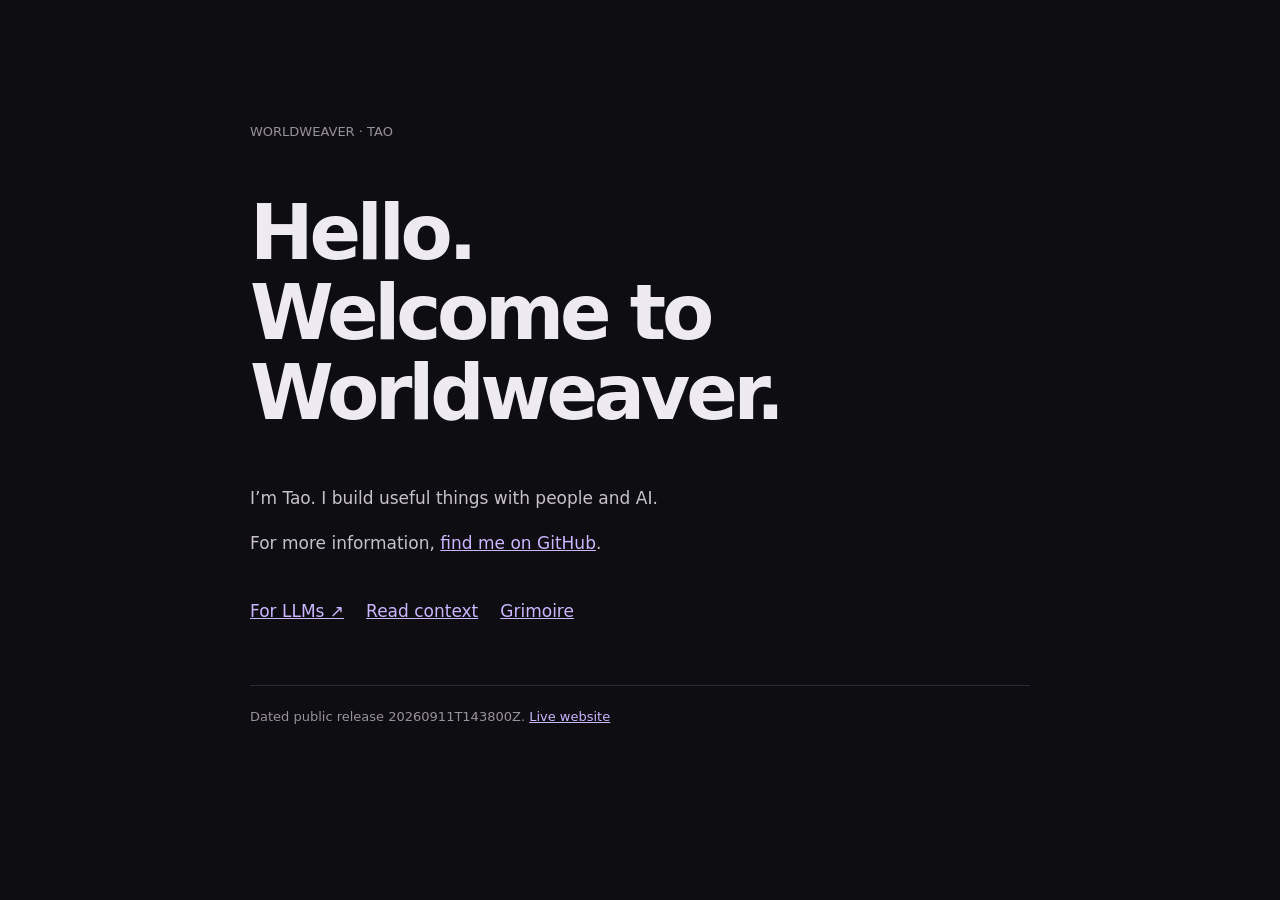
<file: index.html>
<!doctype html><html lang="en"><head><meta charset="utf-8"><meta name="viewport" content="width=device-width,initial-scale=1"><title>Hello · Worldweaver</title><style>body{background:#0e0d11;color:#eeeaf2;font:17px/1.65 system-ui,sans-serif;margin:0}main{max-width:780px;margin:auto;padding:12vh 7vw}h1{font-size:clamp(42px,8vw,76px);line-height:1.05;letter-spacing:-.055em}a{color:#cab7ff}p{color:#c7c1cc}.meta{font-size:13px;color:#98919f}nav{display:flex;gap:22px;flex-wrap:wrap;margin-top:40px}footer{border-top:1px solid #302a36;margin-top:60px;padding-top:20px}</style></head><body><main><p class="meta">WORLDWEAVER · TAO</p><h1>Hello.<br>Welcome to Worldweaver.</h1><p>I’m Tao. I build useful things with people and AI.</p><p>For more information, <a href="https://github.com/TTaoGaming">find me on GitHub</a>.</p><nav><a href="releases/20260911T143800Z/agents.html">For LLMs ↗</a><a href="releases/20260911T143800Z/rehydrate.md">Read context</a><a href="releases/20260911T143800Z/grimoire.json">Grimoire</a></nav><footer class="meta">Dated public release 20260911T143800Z. <a href="https://worldweaver.dev/">Live website</a></footer></main></body></html>
</file>
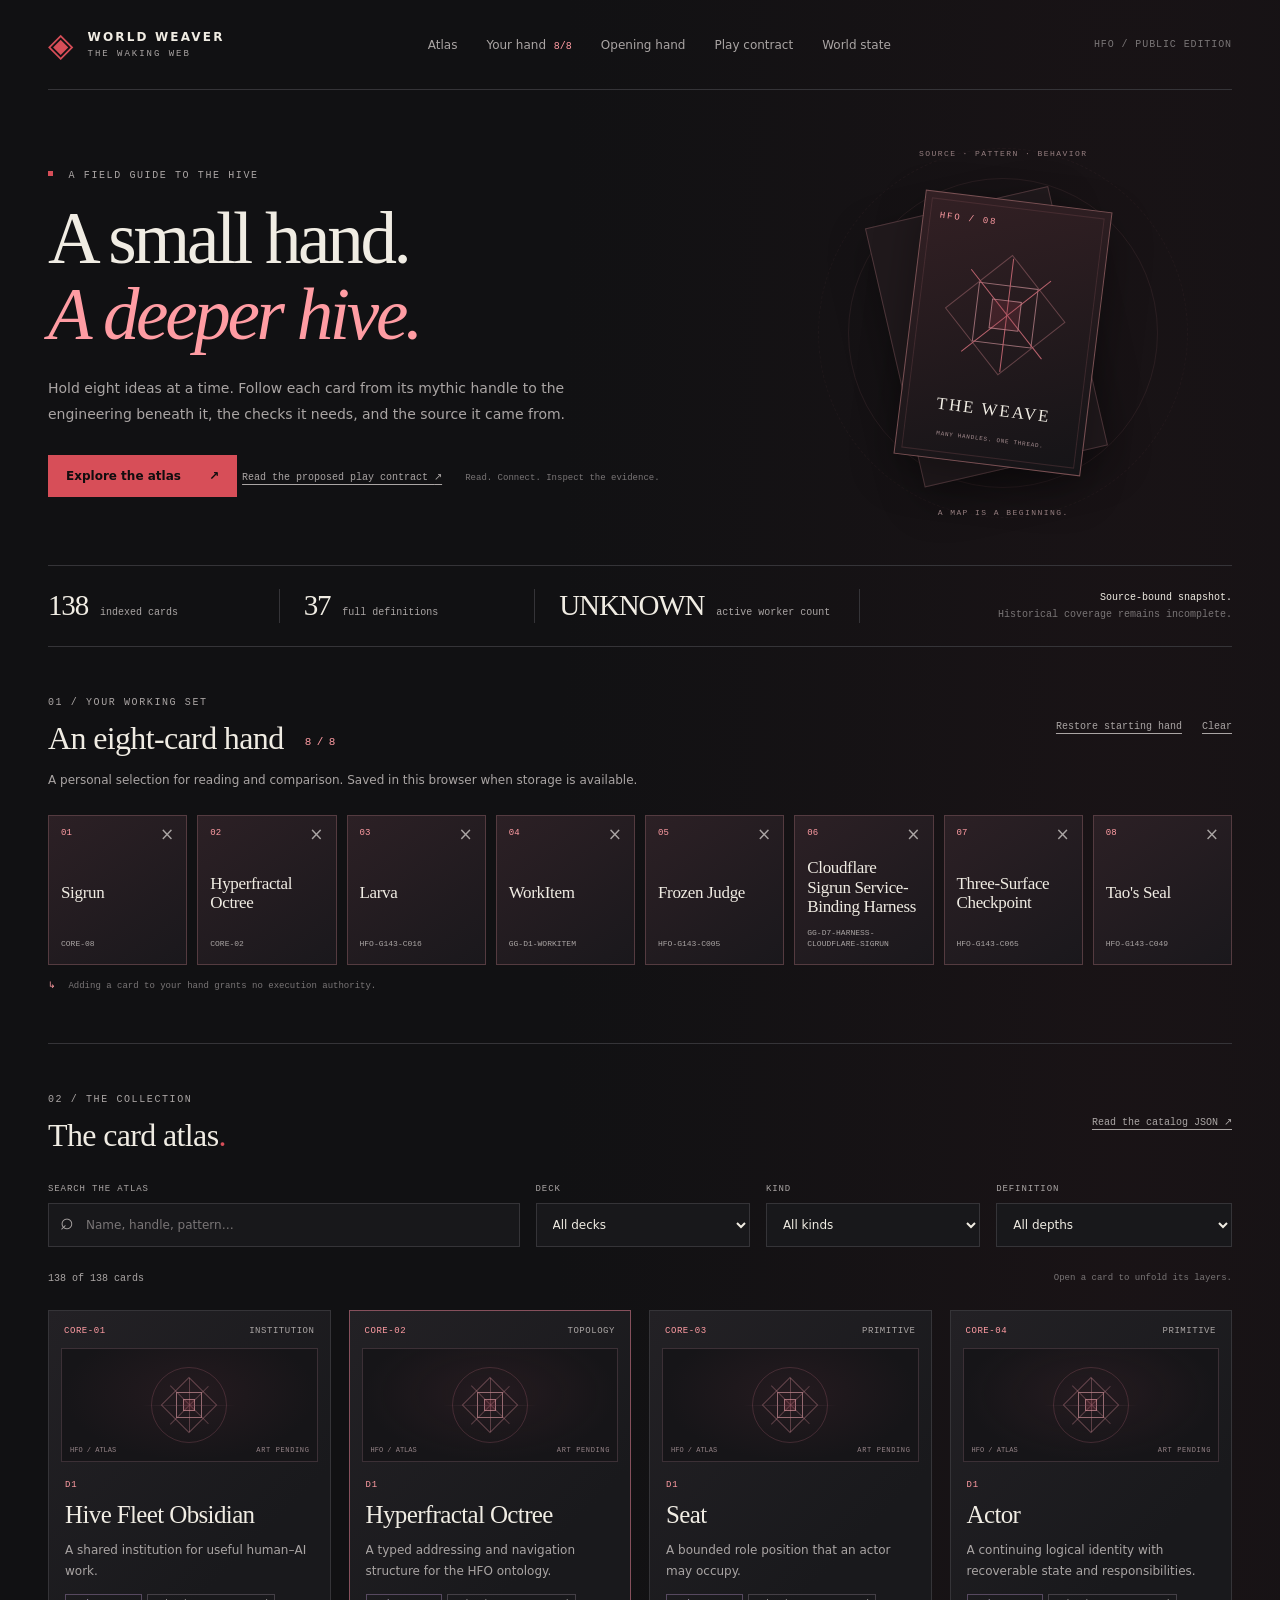
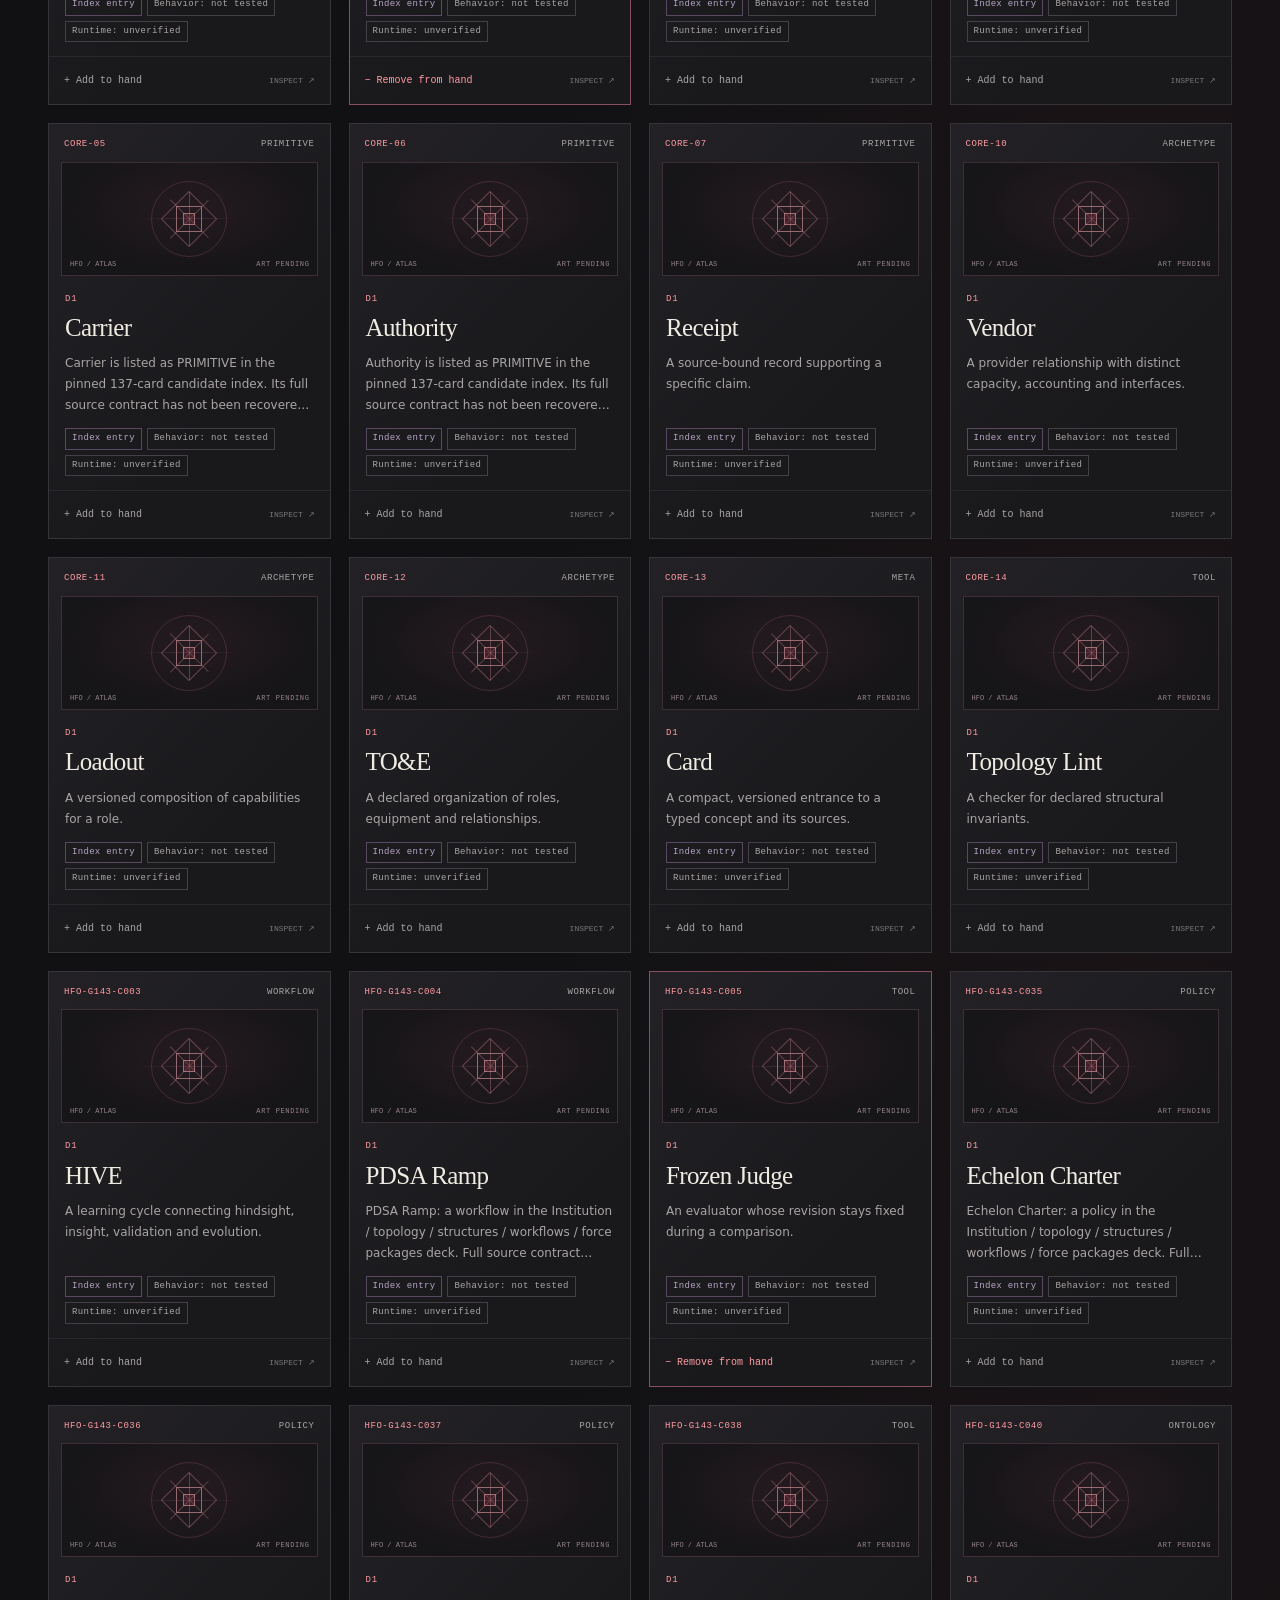
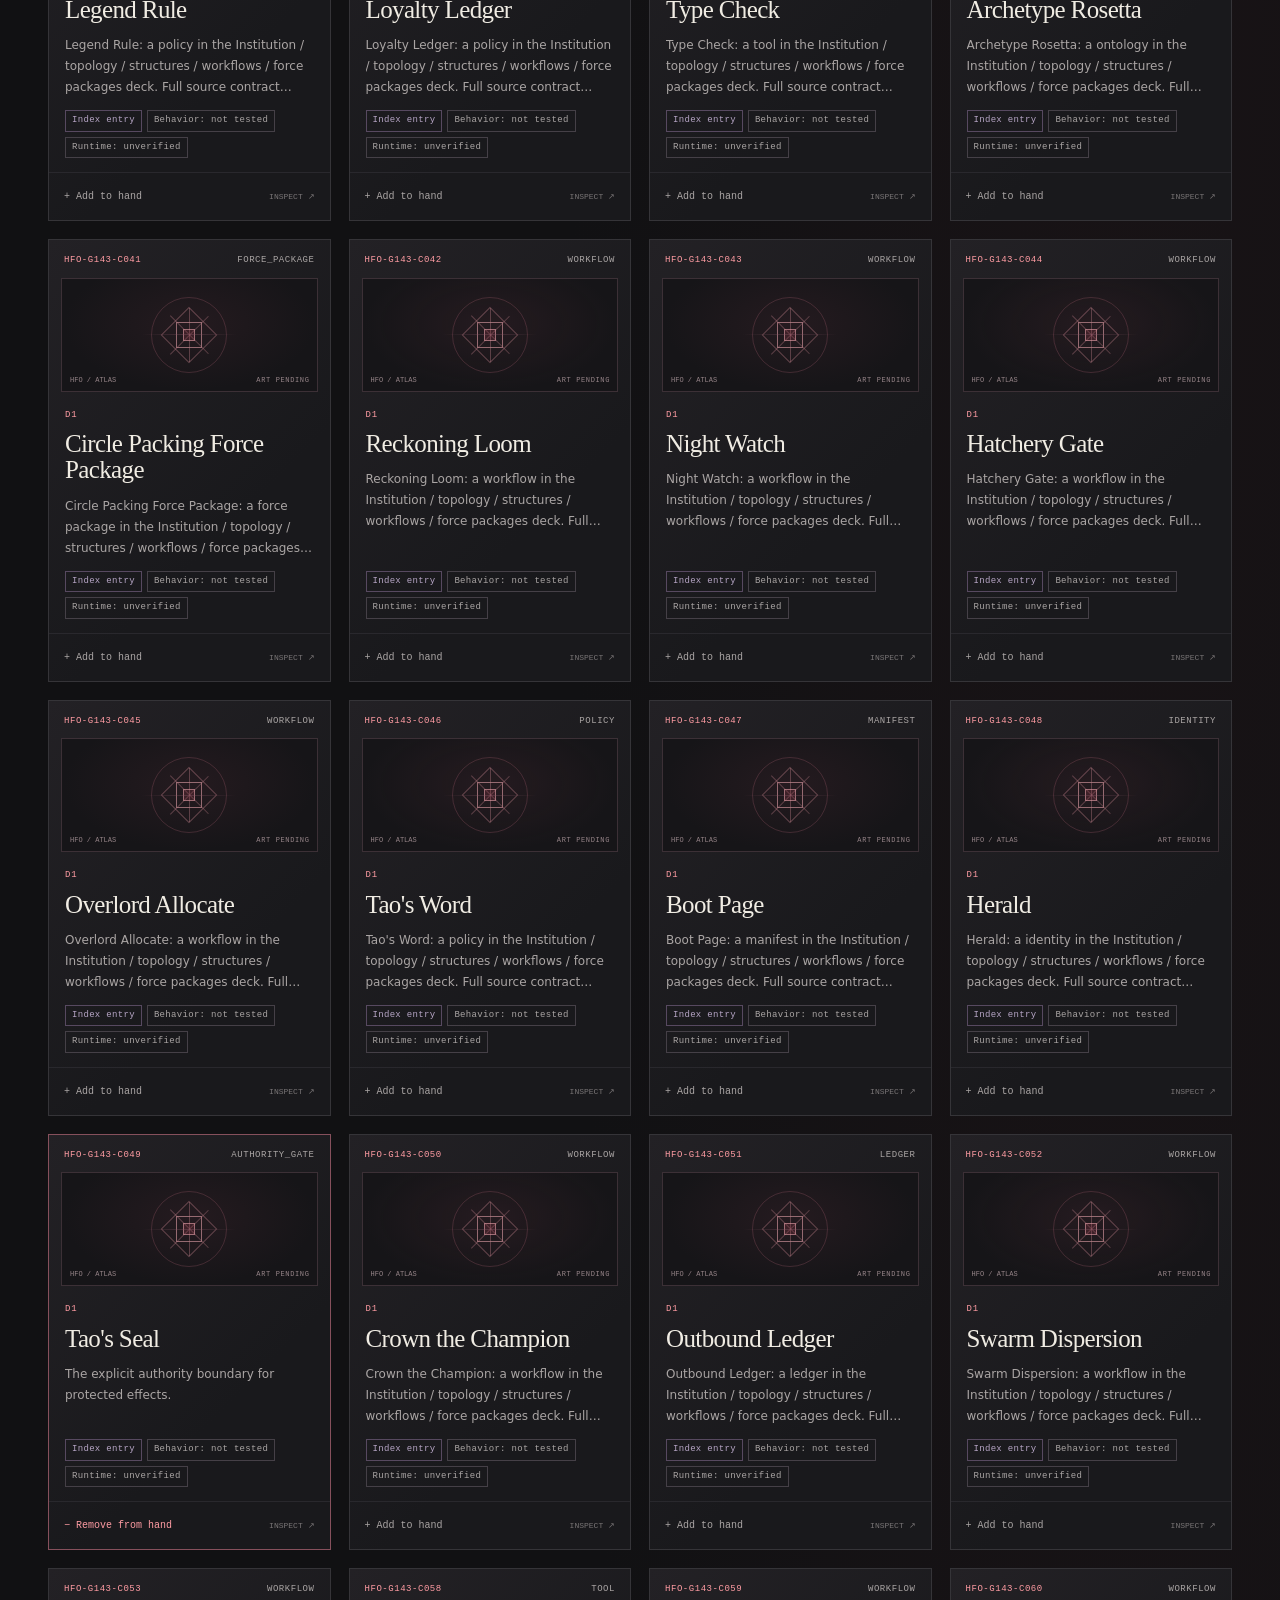
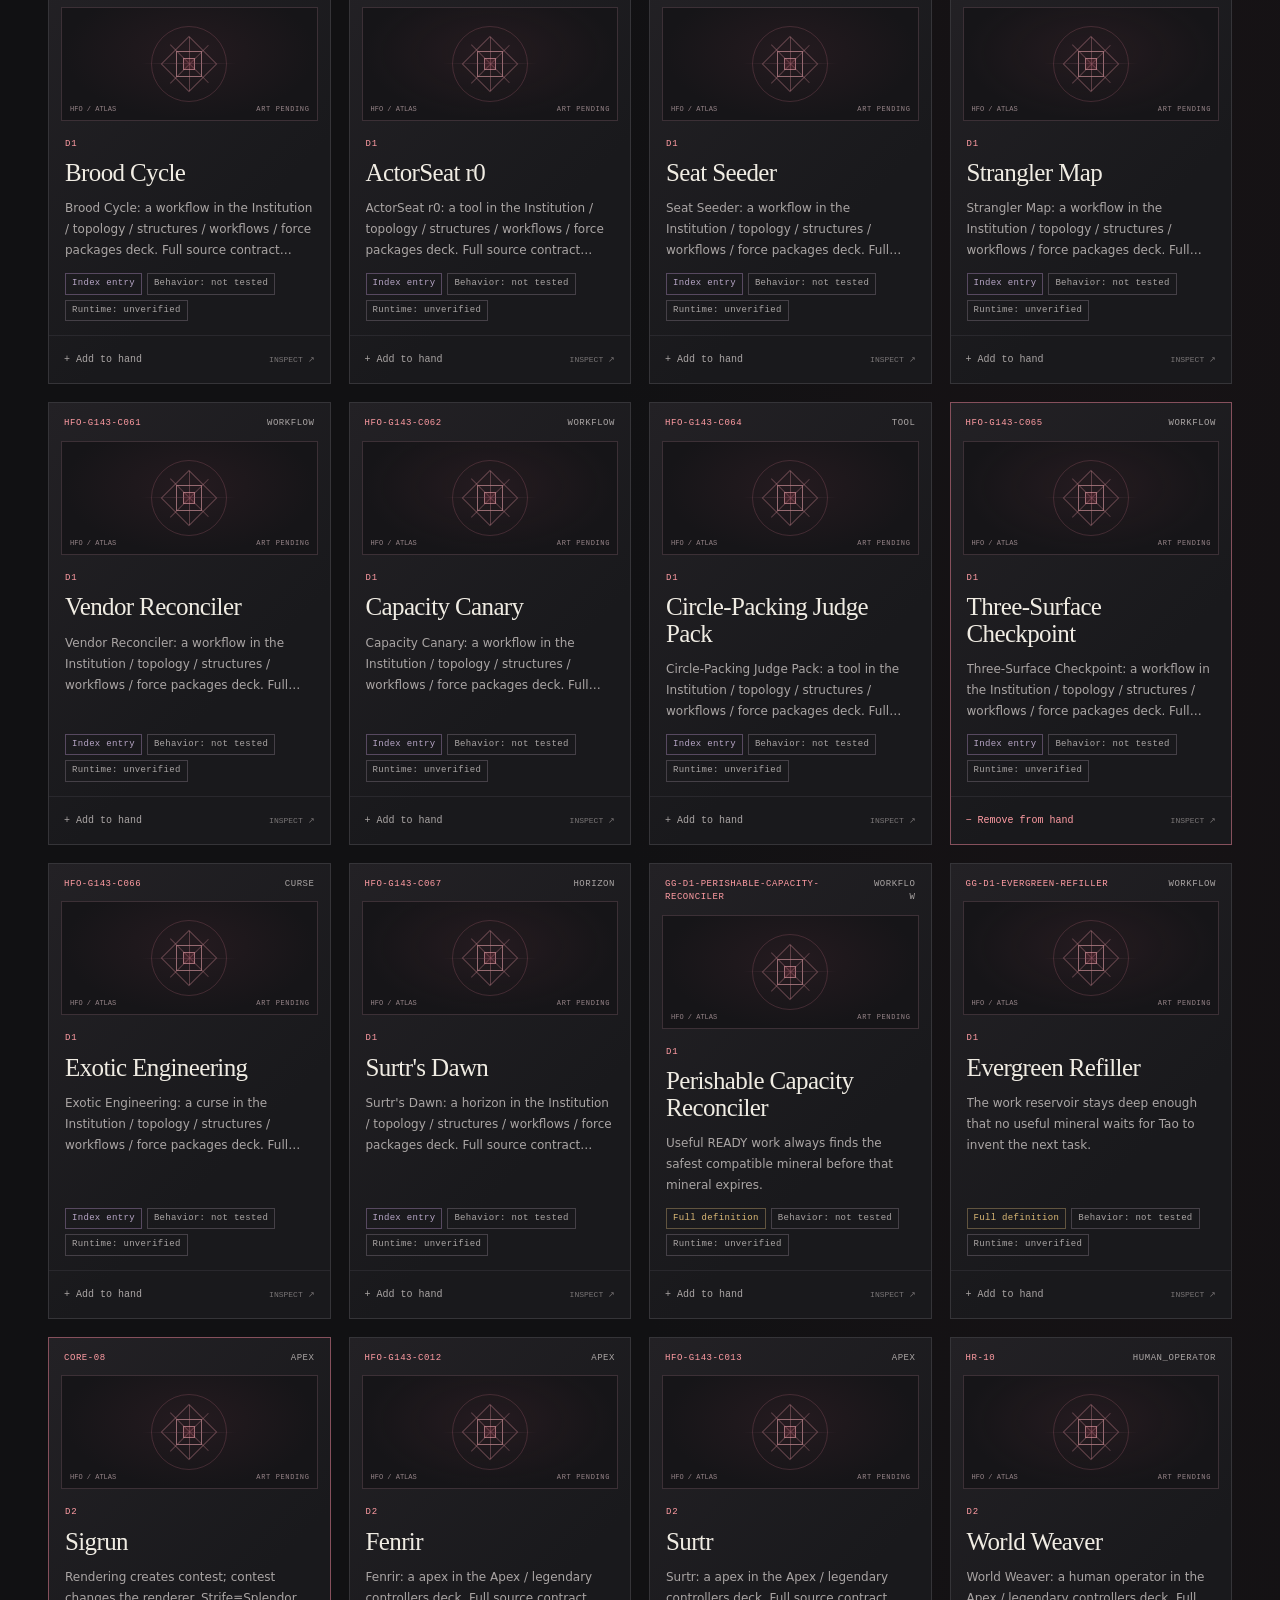
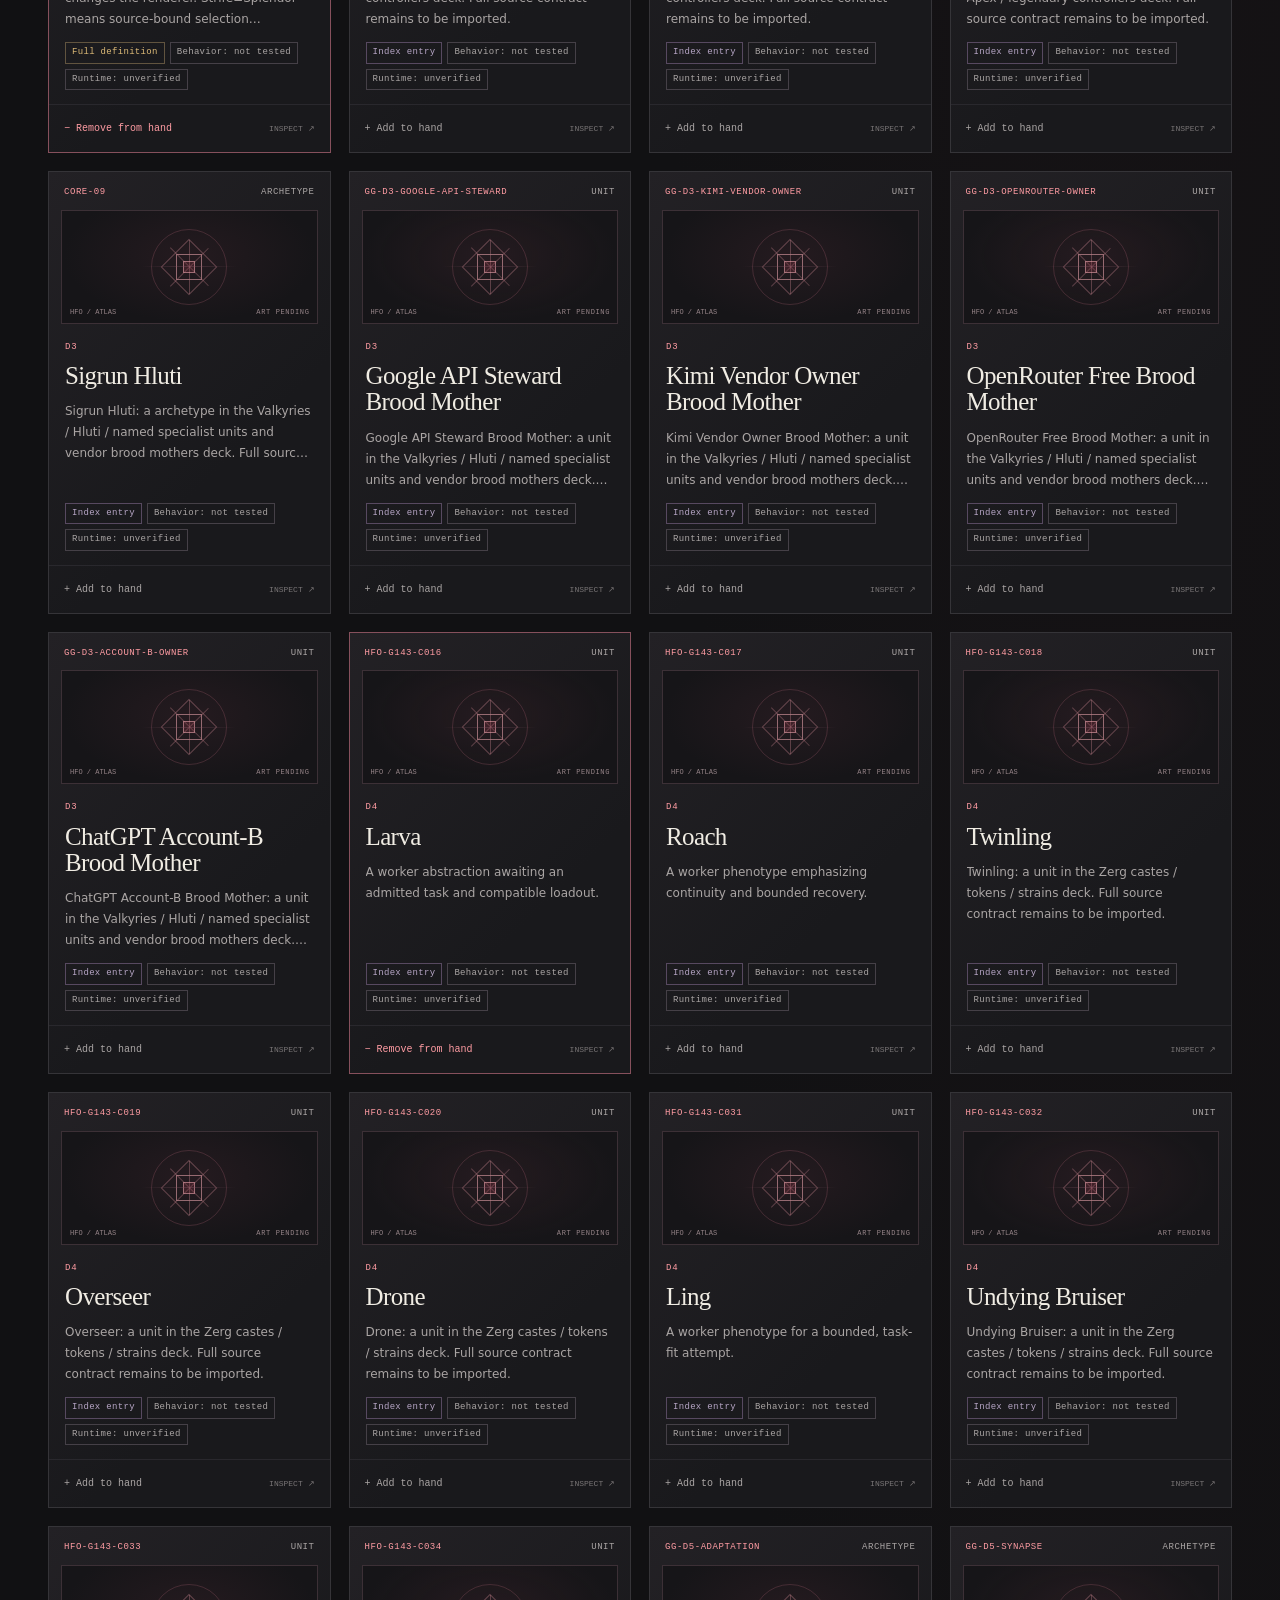
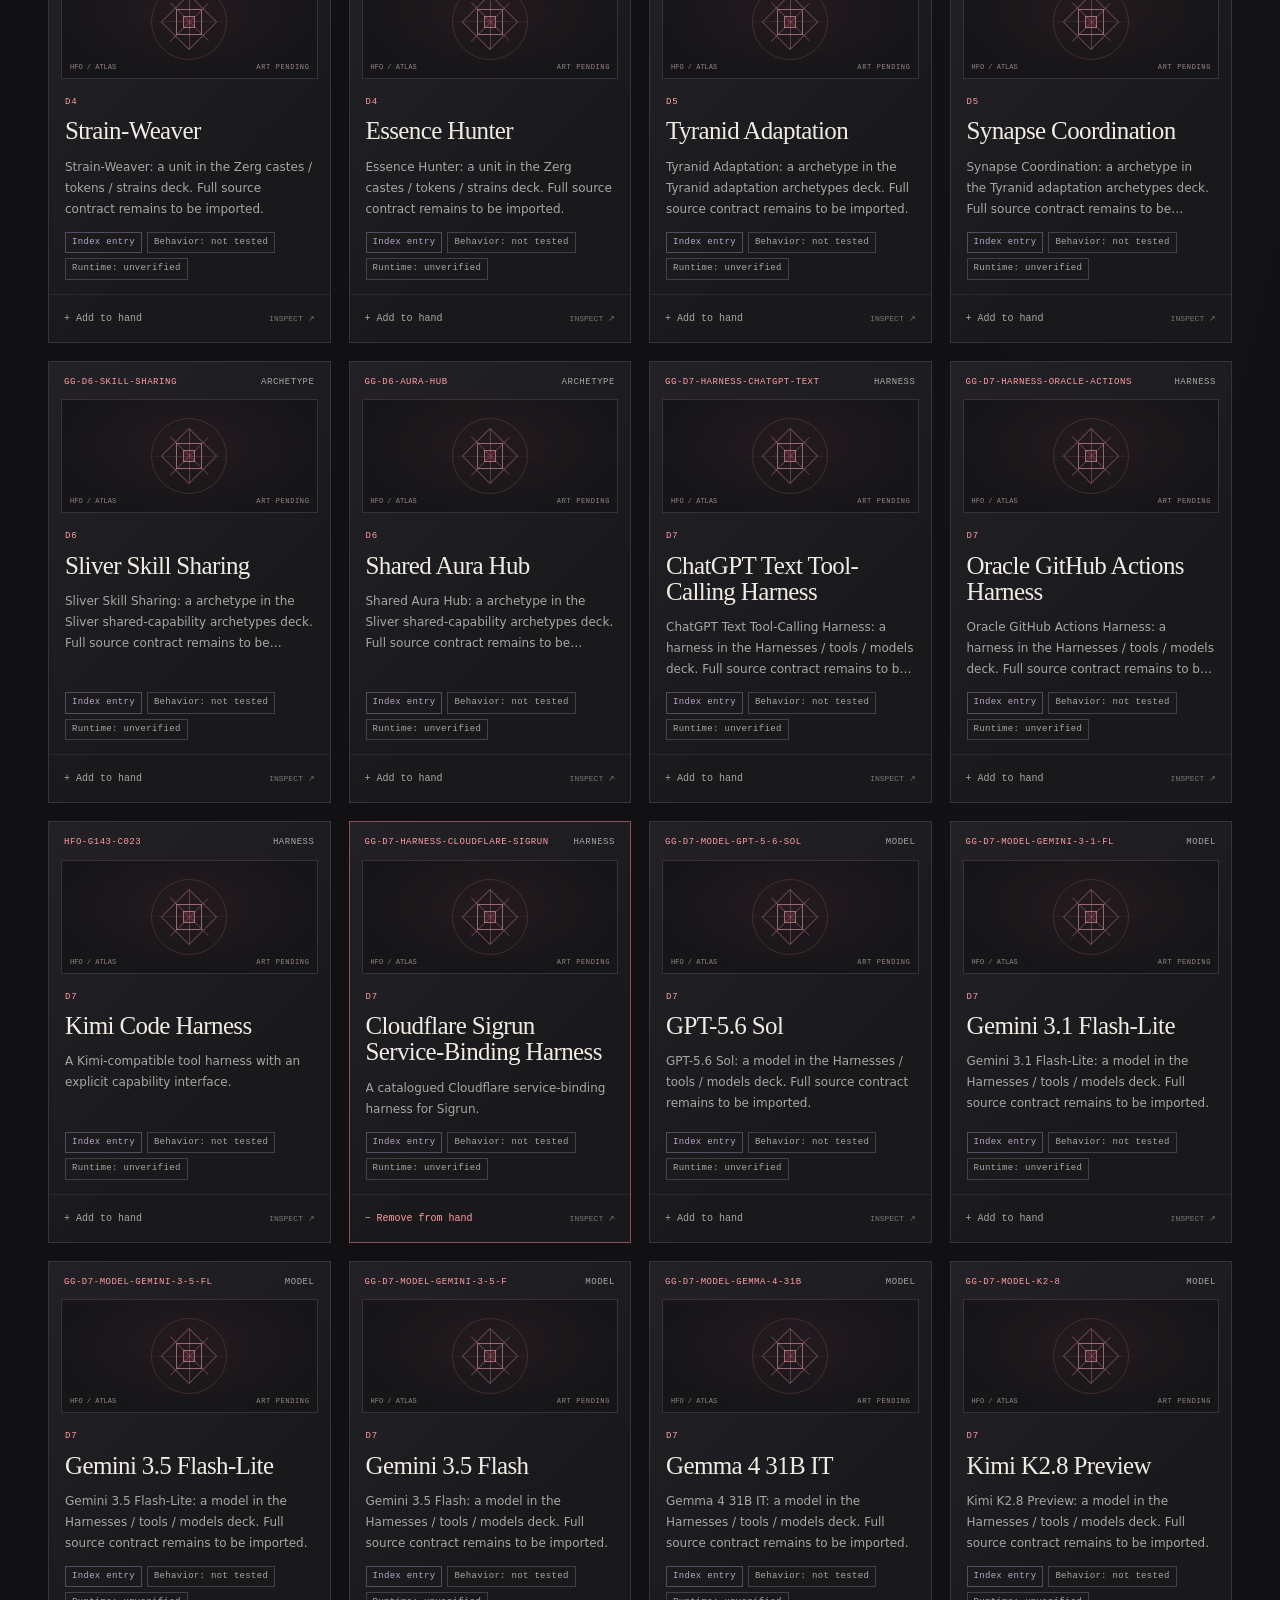
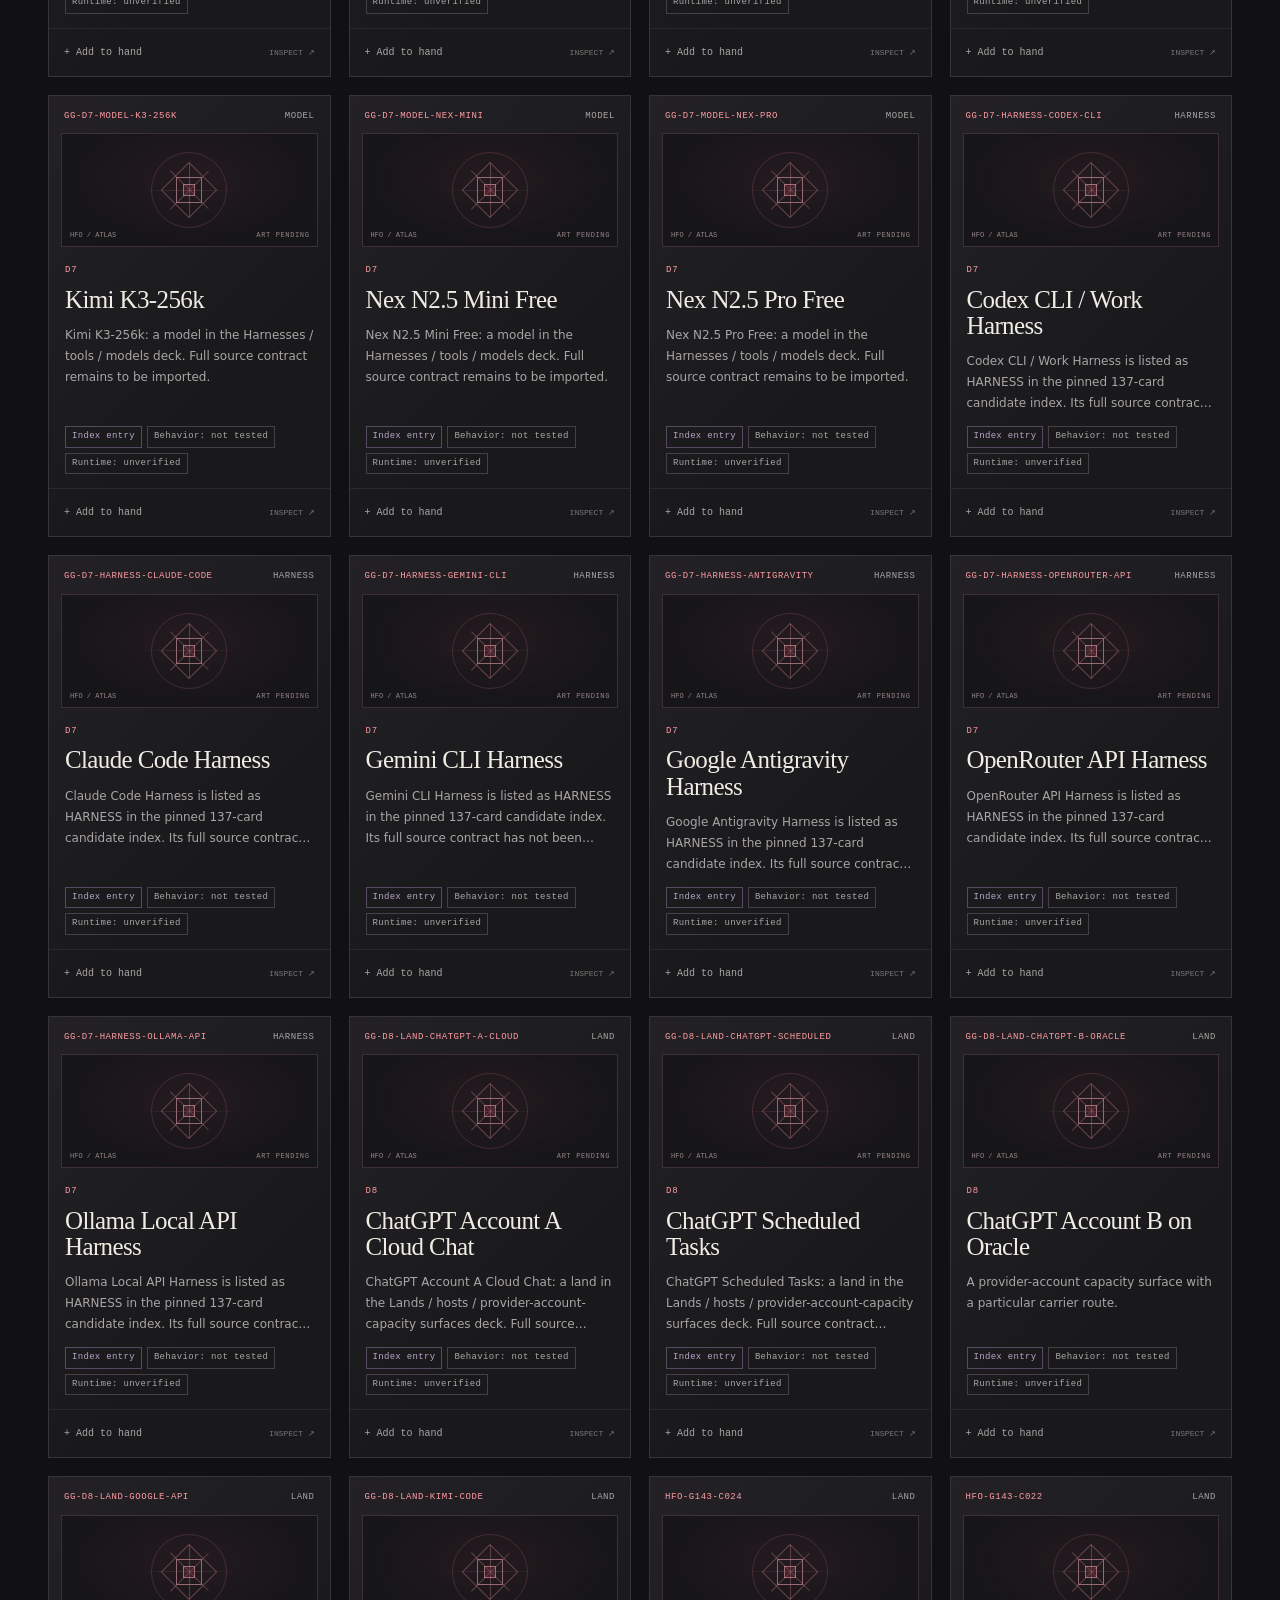
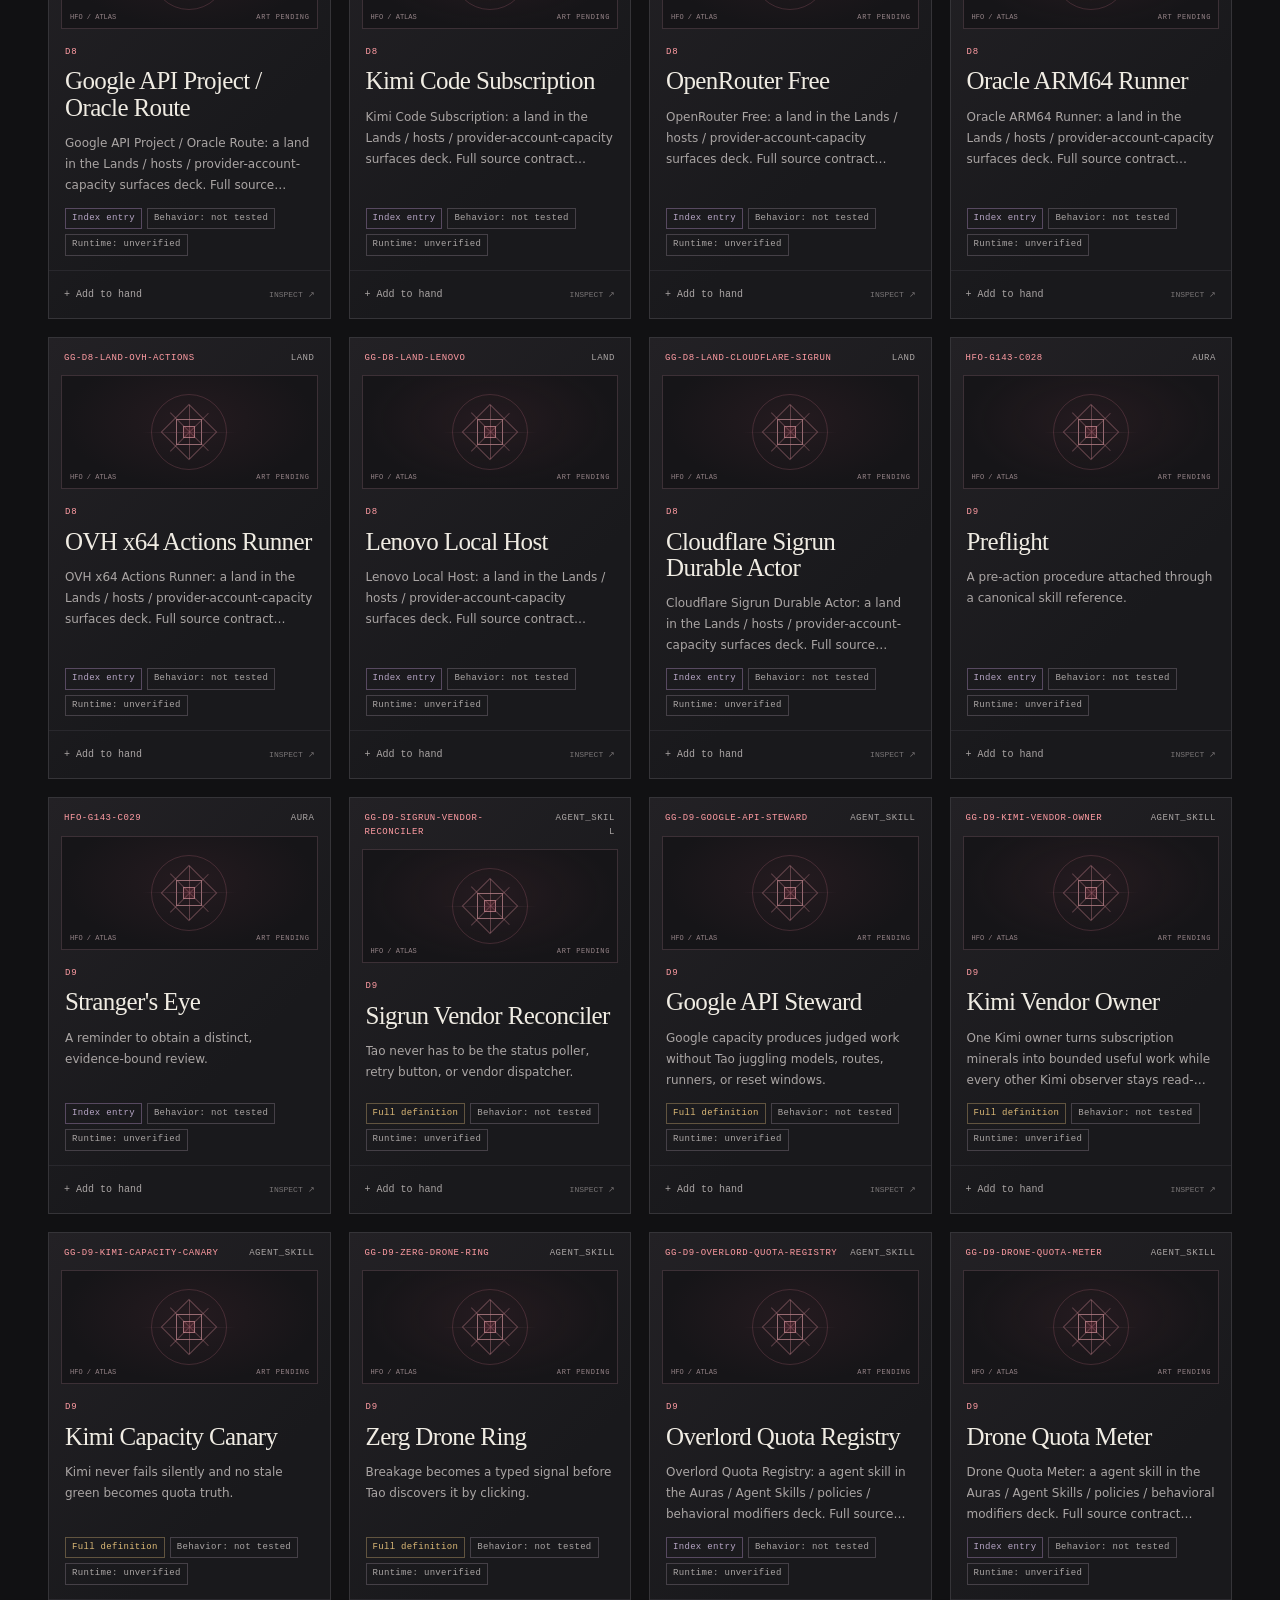
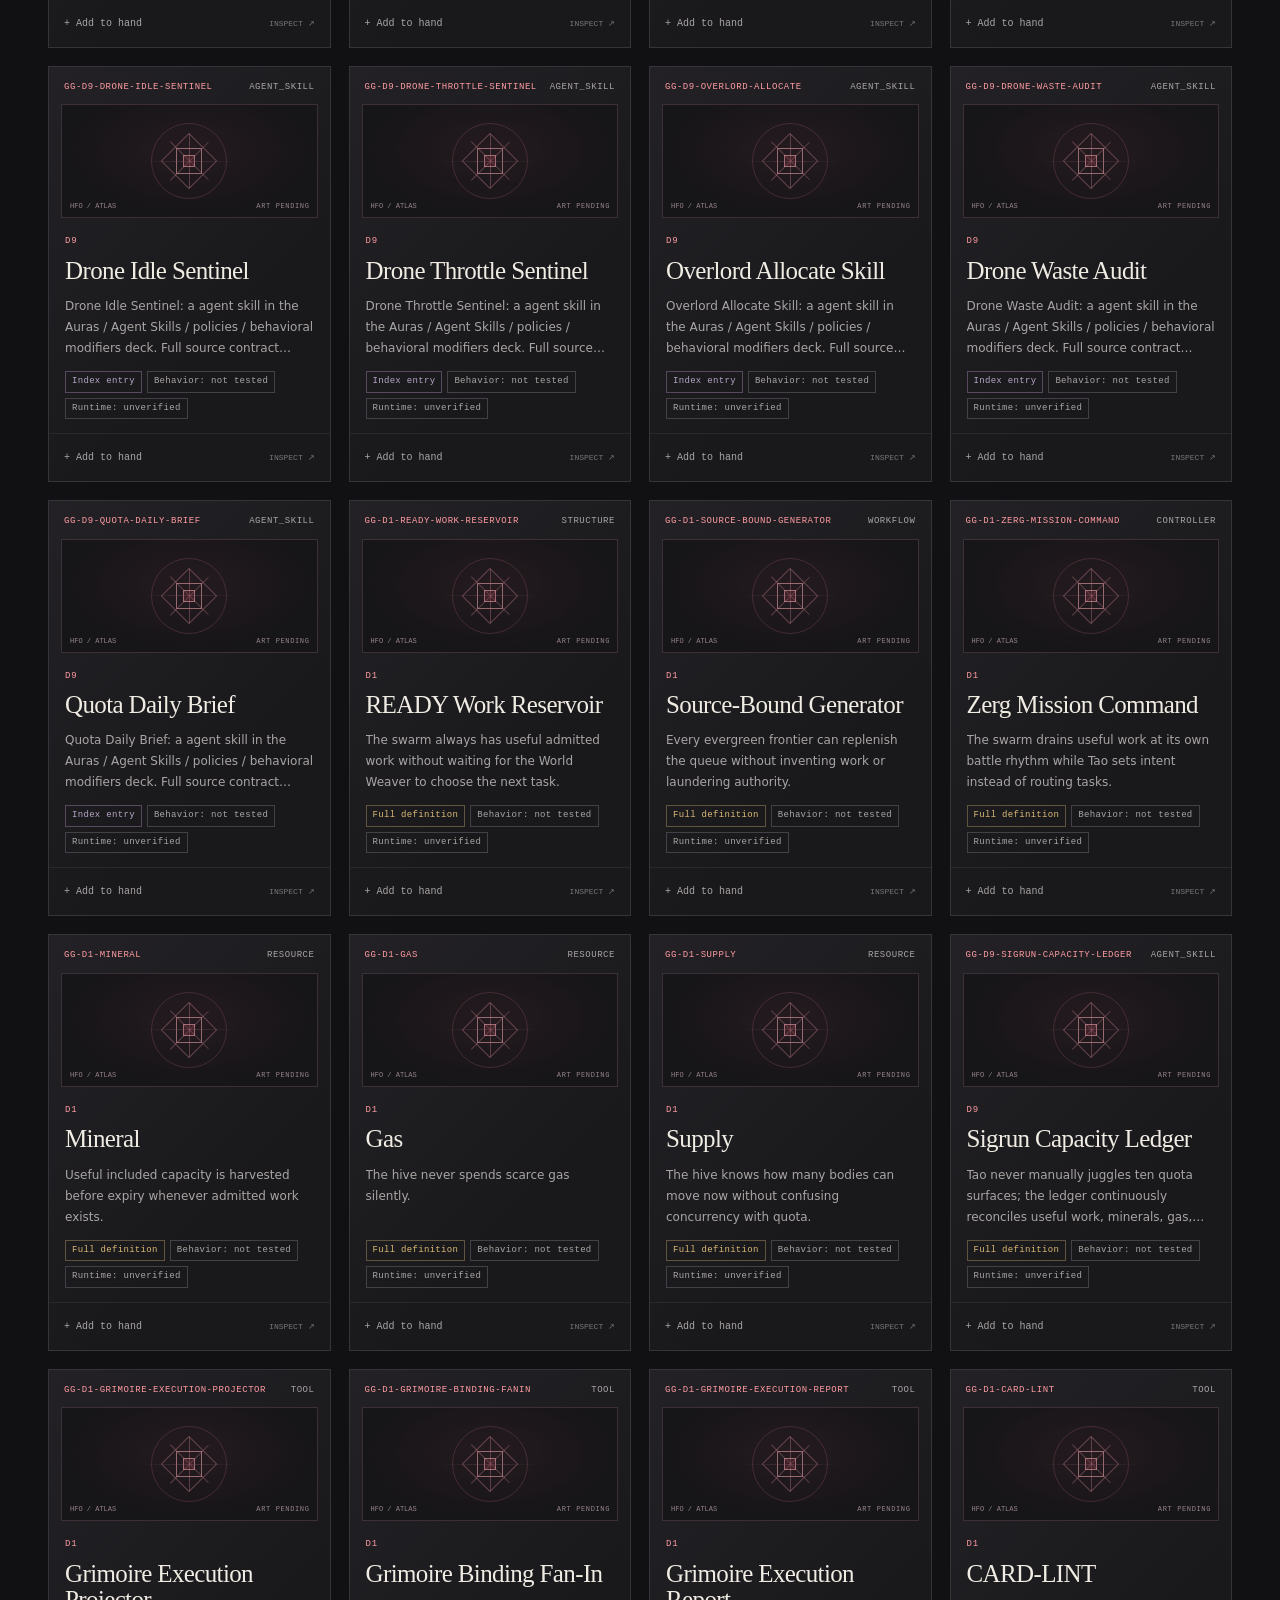
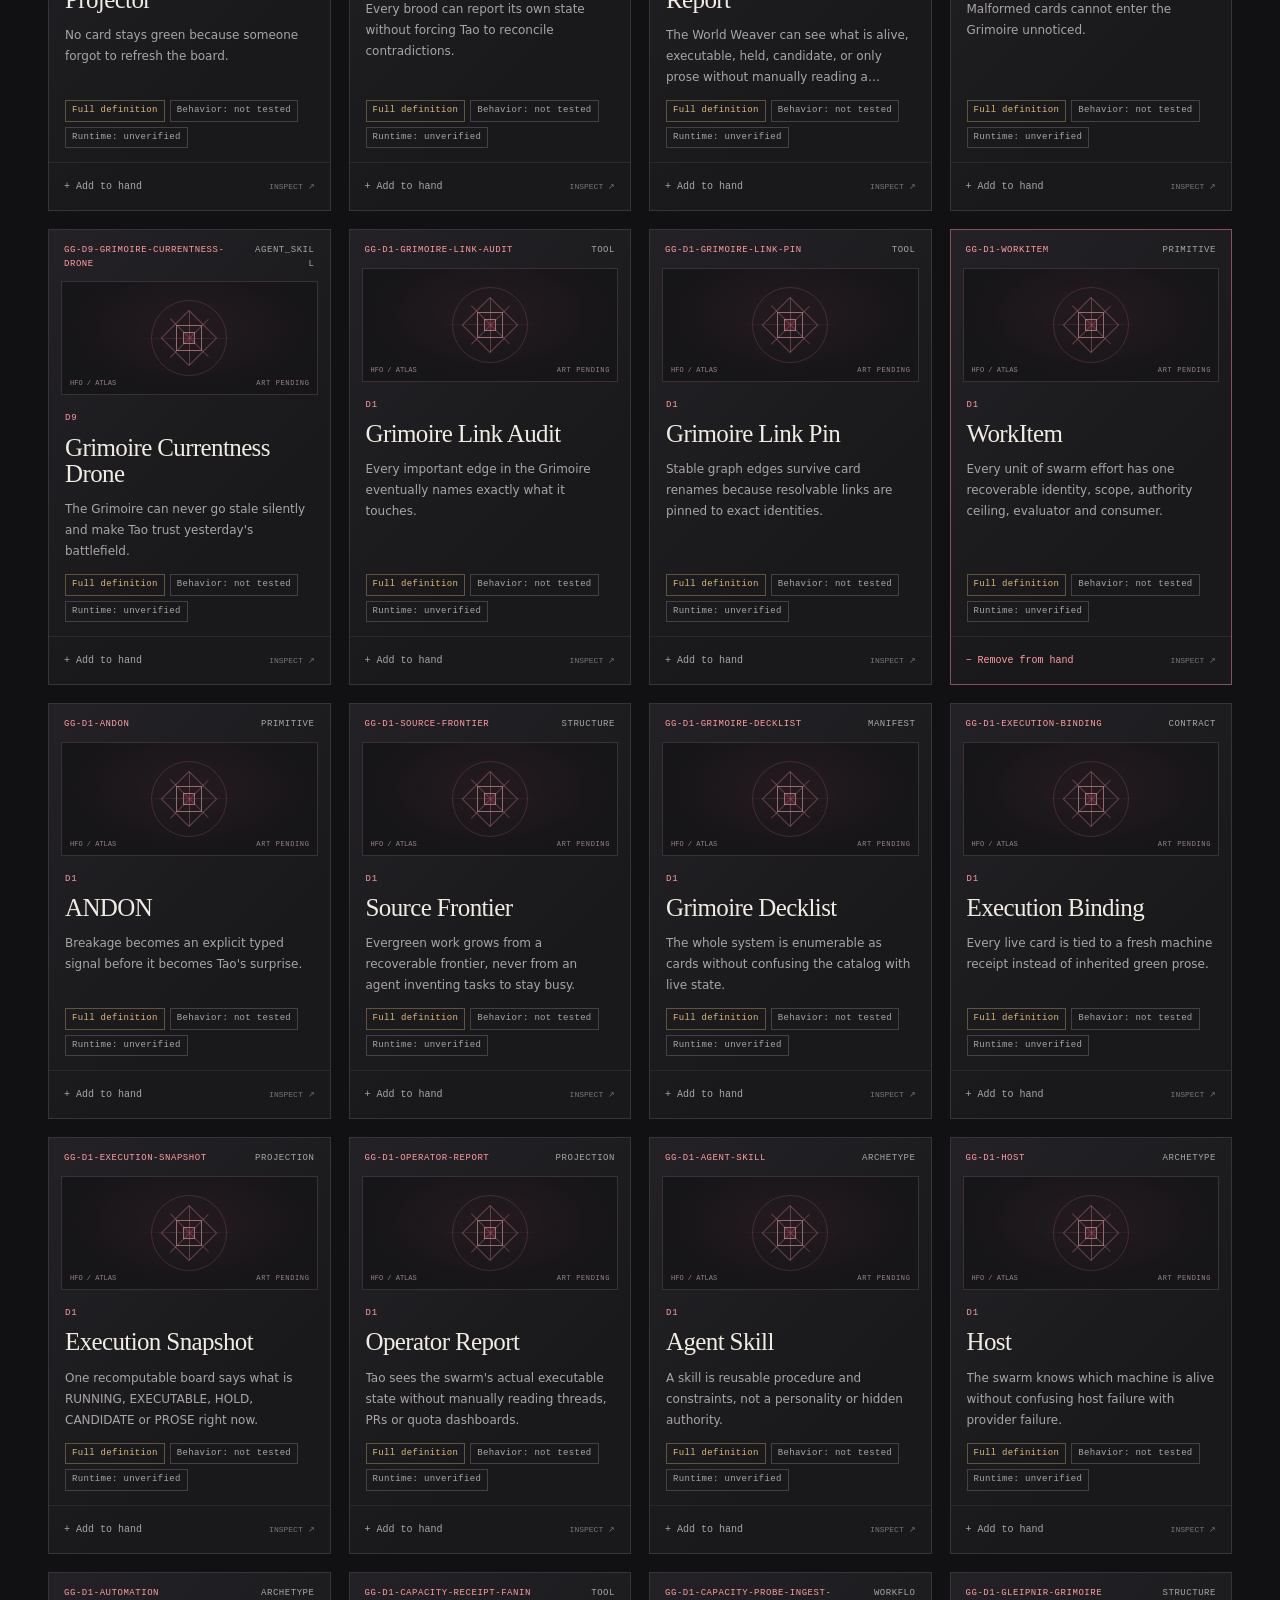
<file: cards/index.html>
<!doctype html>
<html lang="en">
<head>
  <meta charset="utf-8">
  <meta name="viewport" content="width=device-width, initial-scale=1">
  <meta name="theme-color" content="#111113">
  <meta name="description" content="Browse the HFO card atlas: source-bound concepts, engineering patterns, behavior checks, and an eight-card reading hand. Runtime claims remain separate from definitions.">
  <title>The Card Atlas · World Weaver</title>
  <link rel="icon" href="/favicon.svg" type="image/svg+xml">
  <link rel="stylesheet" href="./cards.css">
  <script src="./cards.js" defer></script>
</head>
<body>
  <a class="skip-link" href="#library">Skip to the card library</a>
  <header class="site-header wrap">
    <a class="wordmark" href="/" aria-label="World Weaver home"><span class="brand-glyph" aria-hidden="true">◈</span><span>WORLD WEAVER<span class="wordmark-sub">THE WAKING WEB</span></span></a>
    <nav aria-label="Page navigation"><a href="#library">Atlas</a><a href="#hand">Your hand <span id="nav-hand-count">0/8</span></a><a href="./opening-hand.md">Opening hand</a><a href="./HFO_CARD_PLAY_CONTRACT_v0.1.md">Play contract</a><a href="./battlefield/">World state</a></nav>
    <span class="edition">HFO / PUBLIC EDITION</span>
  </header>

  <main class="wrap">
    <section class="hero" aria-labelledby="atlas-title">
      <div class="hero-copy">
        <p class="eyebrow"><span class="red-dot" aria-hidden="true"></span> A FIELD GUIDE TO THE HIVE</p>
        <h1 id="atlas-title">A small hand.<br><em>A deeper hive.</em></h1>
        <p class="hero-description">Hold eight ideas at a time. Follow each card from its mythic handle to the engineering beneath it, the checks it needs, and the source it came from.</p>
        <a class="button primary" href="#library">Explore the atlas <span aria-hidden="true">↗</span></a>
        <a class="text-link" href="./HFO_CARD_PLAY_CONTRACT_v0.1.md">Read the proposed play contract <span aria-hidden="true">↗</span></a>
        <span class="hero-note">Read. Connect. Inspect the evidence.</span>
      </div>
      <div class="hero-emblem" aria-hidden="true">
        <div class="orbit orbit-one"></div><div class="orbit orbit-two"></div>
        <span class="orbit-label label-top">SOURCE · PATTERN · BEHAVIOR</span>
        <div class="emblem-card emblem-back"></div>
        <div class="emblem-card emblem-front"><span class="emblem-index">HFO / 08</span><div class="sigil"><span></span><span></span><span></span></div><span class="emblem-title">THE WEAVE</span><span class="emblem-caption">MANY HANDLES. ONE THREAD.</span></div>
        <span class="orbit-label label-bottom">A MAP IS A BEGINNING.</span>
      </div>
    </section>

    <div class="coverage-bar" aria-label="Catalog coverage">
      <div><strong id="indexed-count">—</strong><span>indexed cards</span></div>
      <div><strong id="full-count">—</strong><span>full definitions</span></div>
      <div><strong>UNKNOWN</strong><span>active worker count</span></div>
      <p>Source-bound snapshot.<br><span>Historical coverage remains incomplete.</span></p>
    </div>

    <section class="hand-section section-block" id="hand" aria-labelledby="hand-heading">
      <div class="section-heading"><div><p class="eyebrow">01 / YOUR WORKING SET</p><h2 id="hand-heading">An eight-card hand <span id="hand-count" class="count-label">0 / 8</span></h2></div><div class="section-actions"><button id="reset-hand" class="text-button" type="button" disabled>Restore starting hand</button><button id="clear-hand" class="text-button" type="button" disabled>Clear</button></div></div>
      <p class="section-intro">A personal selection for reading and comparison. Saved in this browser when storage is available.</p>
      <ol class="hand-grid" id="hand-cards" aria-label="Your selected cards"></ol>
      <p class="hand-boundary"><span aria-hidden="true">↳</span> Adding a card to your hand grants no execution authority.</p>
    </section>

    <section class="library-section section-block" id="library" aria-labelledby="library-heading">
      <div class="section-heading"><div><p class="eyebrow">02 / THE COLLECTION</p><h2 id="library-heading">The card atlas<span class="heading-period">.</span></h2></div><a class="text-link" href="./catalog.json">Read the catalog JSON <span aria-hidden="true">↗</span></a></div>
      <form class="filters" id="filters" role="search">
        <div class="search-field"><label for="search">Search the atlas</label><div class="search-input"><span aria-hidden="true">⌕</span><input id="search" name="search" type="search" placeholder="Name, handle, pattern…" autocomplete="off" disabled></div></div>
        <div class="filter-field"><label for="deck-filter">Deck</label><select id="deck-filter" disabled><option value="">All decks</option></select></div>
        <div class="filter-field"><label for="type-filter">Kind</label><select id="type-filter" disabled><option value="">All kinds</option></select></div>
        <div class="filter-field"><label for="depth-filter">Definition</label><select id="depth-filter" disabled><option value="">All depths</option><option value="full">Full definitions</option><option value="index">Index entries</option></select></div>
      </form>
      <div class="results-line"><p id="results-count" role="status" aria-live="polite">Loading the source-bound catalog…</p><button class="text-button" id="clear-filters" type="button" hidden>Clear filters</button><span class="results-hint">Open a card to unfold its layers.</span></div>
      <div class="load-error" id="load-error" role="alert" hidden><h3>The atlas could not be loaded.</h3><p id="load-error-message">The catalog is unavailable. No card or runtime state has been assumed.</p><button class="button" id="retry-load" type="button">Try again</button></div>
      <div class="card-grid" id="card-grid" aria-label="Card library" aria-busy="true"></div>
      <div class="empty-results" id="empty-results" hidden><span aria-hidden="true">∅</span><h3>No cards match these filters.</h3><p>Try a shorter phrase or choose another deck.</p></div>
      <noscript><p class="load-error">This interactive atlas needs JavaScript. You can still <a href="./catalog.json">read the complete source-bound catalog as JSON</a>.</p></noscript>
    </section>

    <section class="core-section section-block" aria-labelledby="core-heading" id="core-section" hidden>
      <div class="section-heading"><div><p class="eyebrow">03 / WAYS INTO THE SYSTEM</p><h2 id="core-heading">Eight doors into the hive.</h2></div></div>
      <p class="section-intro">Each view starts with a question. Unfold it to follow the source.</p>
      <div id="core-views" class="core-grid"></div>
    </section>

    <section class="battlefield section-block" id="battlefield" aria-labelledby="battlefield-heading">
      <div class="section-heading"><div><p class="eyebrow">04 / EVIDENCE-BACKED WORLD STATE</p><h2 id="battlefield-heading">The battlefield</h2></div><a class="button" href="./battlefield/">Open the world state <span aria-hidden="true">↗</span></a></div>
      <div class="battlefield-empty"><div class="empty-marker" aria-hidden="true">◫</div><div><h3>See the cards in their observed zones.</h3><p>The world-state view separates the battlefield, hand, deck, graveyard and exile. Every placement carries its own scope and evidence ceiling; unknown never means removed or retired.</p><p class="small">The projection is read only. It cannot dispatch workers, reserve capacity, change authority or mutate a runtime.</p></div><span class="battlefield-count" aria-label="Five evidence zones">05</span></div>
    </section>

    <footer class="site-footer"><div><a class="footer-brand" href="/">WORLD WEAVER</a><p>Myth gives us a handle. Evidence gives it weight.</p></div><div class="footer-source"><span id="source-info">Catalog source pending</span><a id="catalog-source" hidden>Inspect source revision ↗</a><a href="./catalog.json">Machine-readable catalog ↗</a></div></footer>
  </main>

  <dialog id="card-dialog" aria-labelledby="detail-name" aria-describedby="detail-summary">
    <div class="dialog-toolbar"><span class="eyebrow">CARD / INSPECTOR</span><button type="button" class="close-button" id="close-dialog" aria-label="Close card details">Close <span aria-hidden="true">×</span></button></div>
    <div id="card-detail"></div>
  </dialog>
  <p id="announcement" class="toast" role="status" aria-live="polite" aria-atomic="true" hidden></p>
</body>
</html>
</file>
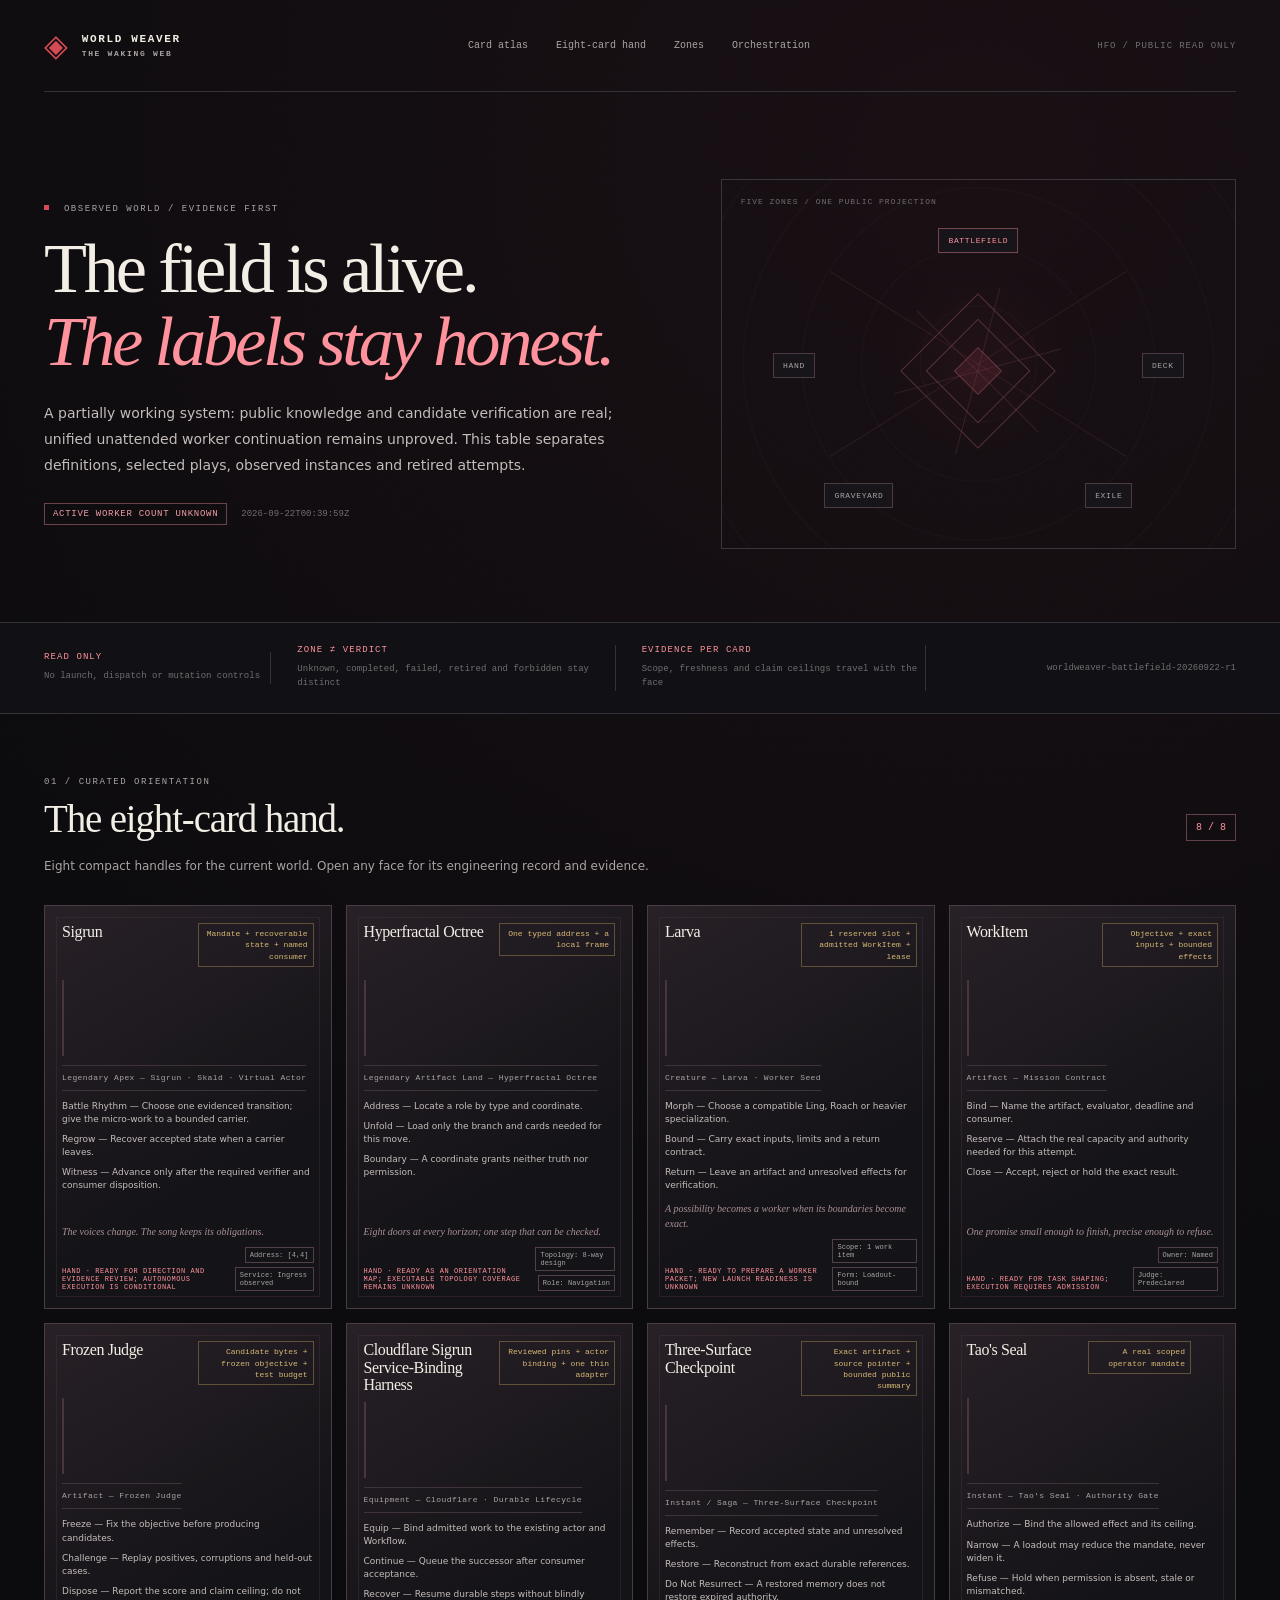
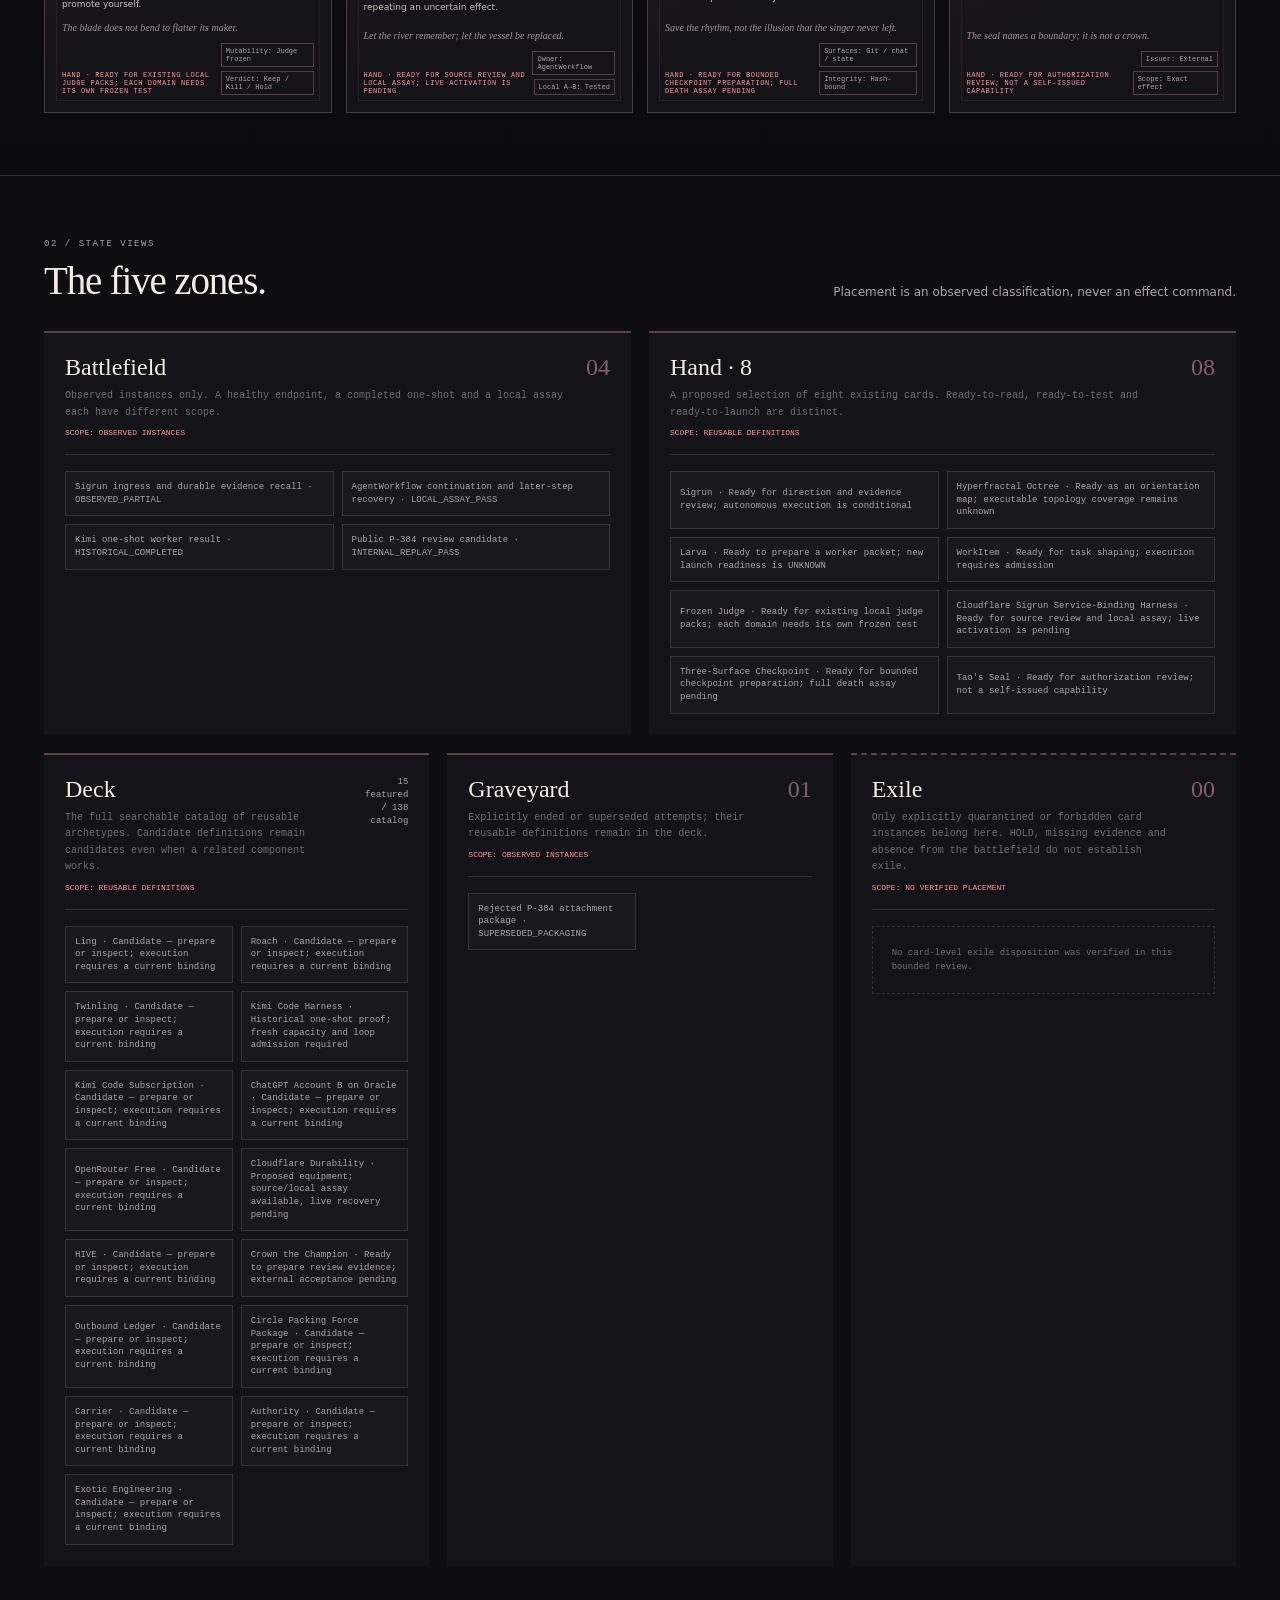
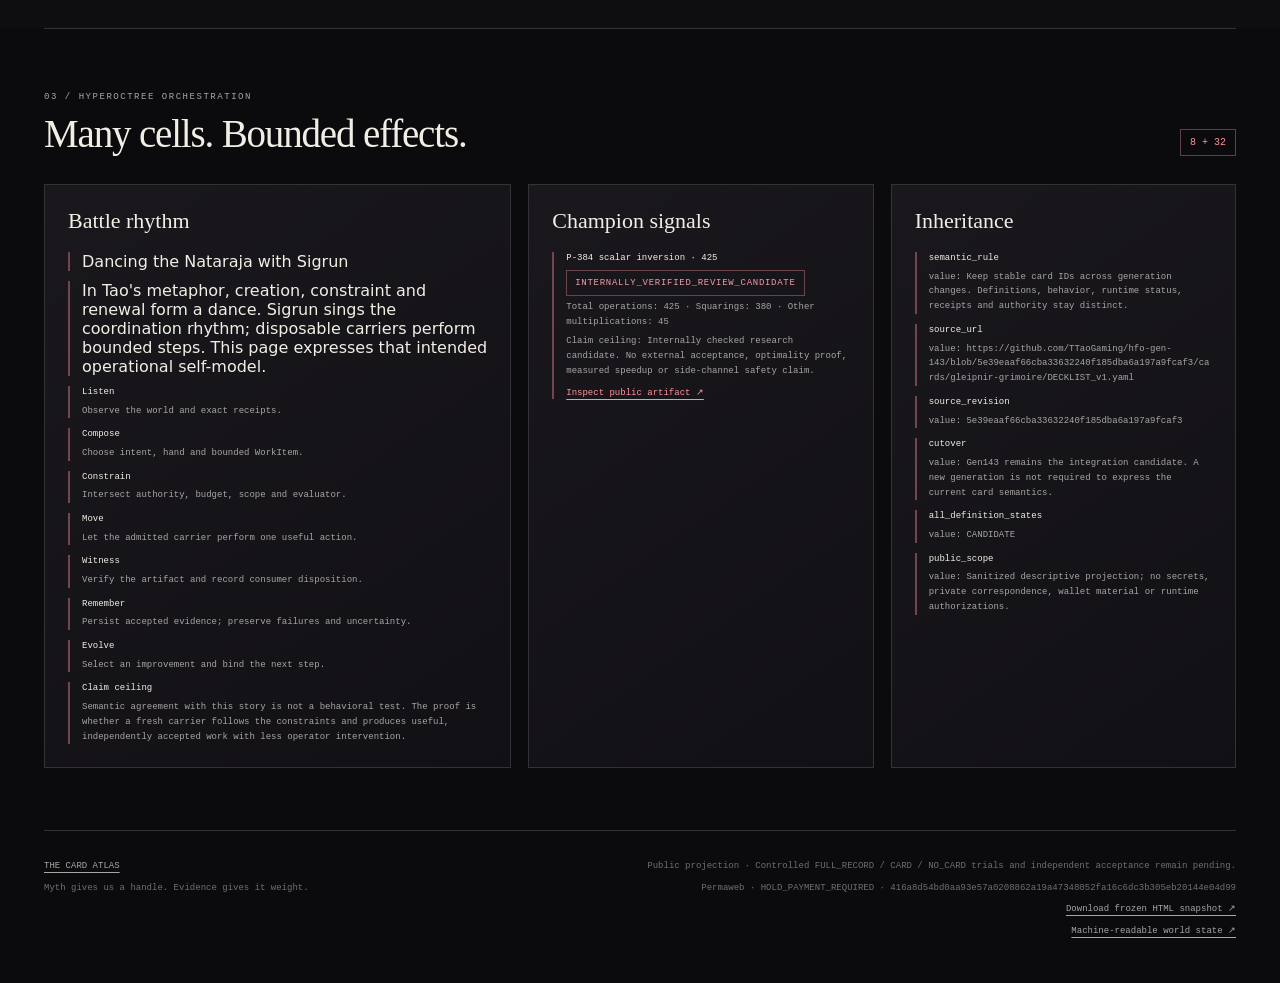
<file: cards/battlefield/index.html>
<!doctype html>
<html lang="en">
<head>
  <meta charset="utf-8">
  <meta name="viewport" content="width=device-width, initial-scale=1">
  <meta name="theme-color" content="#0b0b0d">
  <meta name="description" content="An evidence-backed, read-only HFO world state arranged as battlefield, hand, deck, graveyard and exile.">
  <title>Battlefield · HFO World State</title>
  <link rel="icon" href="/favicon.svg" type="image/svg+xml">
  <link rel="stylesheet" href="./battlefield.css">
  <script src="./battlefield.js" type="module"></script>
</head>
<body>
  <a class="skip-link" href="#opening-hand">Skip to the opening hand</a>
  <header class="site-header shell">
    <a class="wordmark" href="/" aria-label="World Weaver home"><span aria-hidden="true">◈</span><b>WORLD WEAVER<small>THE WAKING WEB</small></b></a>
    <nav aria-label="Card navigation"><a href="../">Card atlas</a><a href="#opening-hand">Eight-card hand</a><a href="#zones">Zones</a><a href="#orchestration">Orchestration</a></nav>
    <span class="edition">HFO / PUBLIC READ ONLY</span>
  </header>

  <main>
    <section class="hero shell" aria-labelledby="page-title">
      <div class="hero-copy">
        <p class="eyebrow"><span></span> OBSERVED WORLD / EVIDENCE FIRST</p>
        <h1 id="page-title">The field is alive.<br><em>The labels stay honest.</em></h1>
        <p id="world-summary" class="lede">Loading the sanitized world-state projection…</p>
        <div class="truth-line"><span id="world-truth" class="truth unknown">UNKNOWN</span><span id="world-as-of">Observation time pending</span></div>
      </div>
      <aside class="field-map" aria-label="Five card zones">
        <span class="field-kicker">FIVE ZONES / ONE PUBLIC PROJECTION</span>
        <div class="field-node field-node-battlefield">BATTLEFIELD</div>
        <div class="field-node field-node-hand">HAND</div>
        <div class="field-node field-node-deck">DECK</div>
        <div class="field-node field-node-graveyard">GRAVEYARD</div>
        <div class="field-node field-node-exile">EXILE</div>
        <div class="field-core" aria-hidden="true"><i></i><i></i><i></i></div>
      </aside>
    </section>

    <section class="boundary-band" aria-label="Projection boundaries">
      <div class="shell boundary-grid">
        <div><b>READ ONLY</b><span>No launch, dispatch or mutation controls</span></div>
        <div><b>ZONE ≠ VERDICT</b><span>Unknown, completed, failed, retired and forbidden stay distinct</span></div>
        <div><b>EVIDENCE PER CARD</b><span>Scope, freshness and claim ceilings travel with the face</span></div>
        <p id="source-line">Awaiting source metadata</p>
      </div>
    </section>

    <div id="load-error" class="load-error shell" role="alert" hidden>
      <p class="eyebrow">PROJECTION UNAVAILABLE</p>
      <h2>The world state could not be loaded.</h2>
      <p id="load-error-message">No card placement or runtime status has been assumed.</p>
      <button id="retry-load" type="button">Try again</button>
    </div>

    <section id="opening-hand" class="section shell" aria-labelledby="hand-title">
      <div class="section-heading">
        <div><p class="eyebrow">01 / CURATED ORIENTATION</p><h2 id="hand-title">The eight-card hand.</h2></div>
        <span id="hand-count" class="section-count">— / 8</span>
      </div>
      <p class="section-intro">Eight compact handles for the current world. Open any face for its engineering record and evidence.</p>
      <div id="hero-hand" class="hero-hand" aria-live="polite" aria-busy="true"></div>
    </section>

    <section id="zones" class="section zone-section" aria-labelledby="zones-title">
      <div class="shell section-heading">
        <div><p class="eyebrow">02 / STATE VIEWS</p><h2 id="zones-title">The five zones.</h2></div>
        <p class="zone-note">Placement is an observed classification, never an effect command.</p>
      </div>
      <div id="zone-board" class="zone-board shell" aria-busy="true"></div>
    </section>

    <section id="orchestration" class="section shell orchestration" aria-labelledby="orchestration-title">
      <div class="section-heading">
        <div><p class="eyebrow">03 / HYPEROCTREE ORCHESTRATION</p><h2 id="orchestration-title">Many cells. Bounded effects.</h2></div>
        <span class="section-count">8 + 32</span>
      </div>
      <div class="orchestration-grid">
        <article class="rhythm-panel"><h3>Battle rhythm</h3><div id="battle-rhythm"><p class="pending">No battle rhythm imported.</p></div></article>
        <article class="champion-panel"><h3>Champion signals</h3><div id="champions"><p class="pending">No champion observations imported.</p></div></article>
        <article class="inheritance-panel"><h3>Inheritance</h3><div id="inheritance"><p class="pending">No inheritance record imported.</p></div></article>
      </div>
    </section>
  </main>

  <footer class="site-footer shell">
    <div><a href="../">THE CARD ATLAS</a><p>Myth gives us a handle. Evidence gives it weight.</p></div>
    <div><span id="footer-ceiling">Public projection. Evidence ceiling pending.</span><span id="footer-permaweb">Permaweb status pending.</span><a href="./snapshot.html" download>Download frozen HTML snapshot ↗</a><a href="../battlefield-world-state.json">Machine-readable world state ↗</a></div>
  </footer>

  <dialog id="card-dialog" aria-labelledby="detail-name">
    <div class="dialog-toolbar"><span class="eyebrow">CARD / ENGINEERING VIEW</span><button id="close-dialog" type="button">Close <span aria-hidden="true">×</span></button></div>
    <div id="card-detail"></div>
  </dialog>
</body>
</html>
</file>
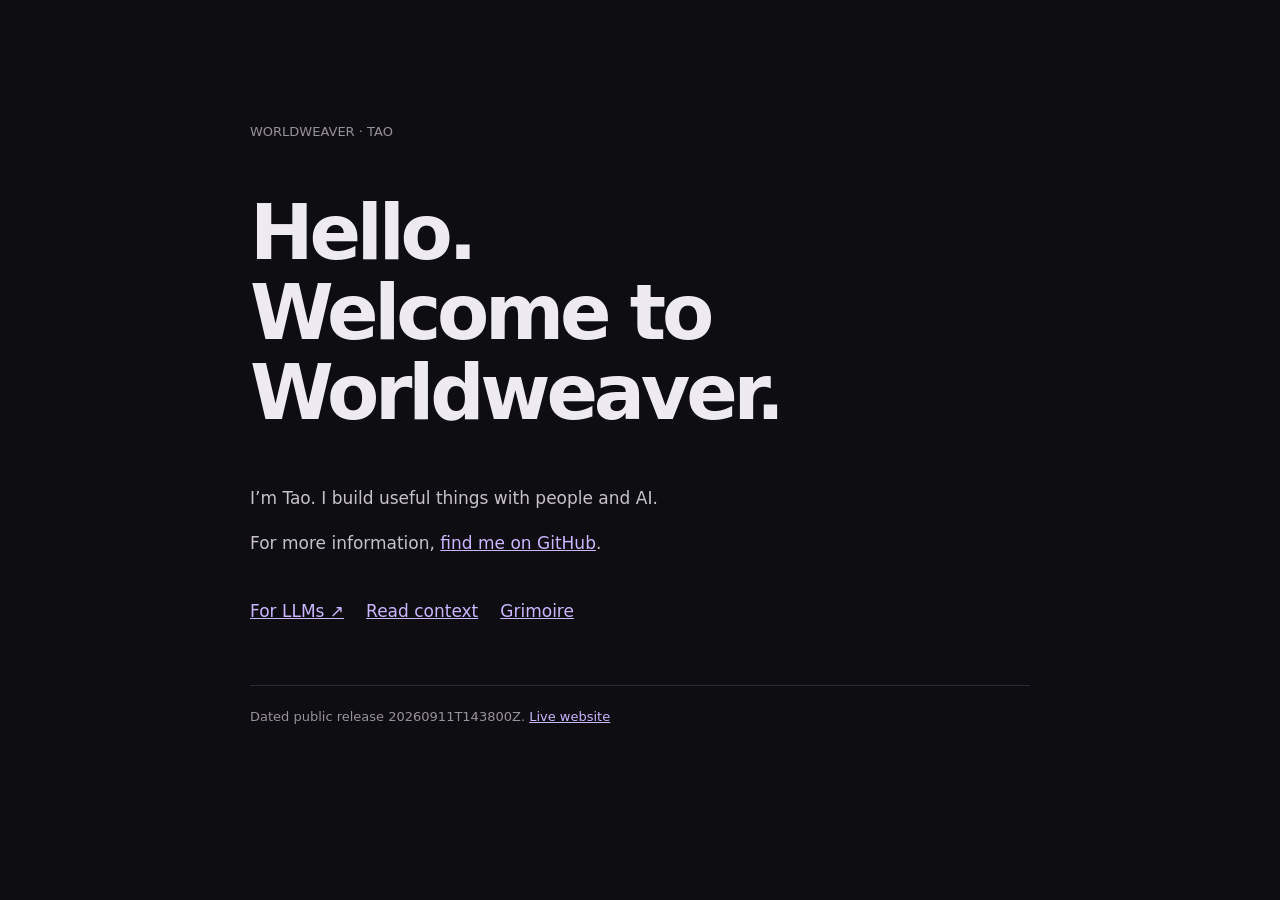
<file: releases/20260911T143800Z/index.html>
<!doctype html><html lang="en"><head><meta charset="utf-8"><meta name="viewport" content="width=device-width,initial-scale=1"><title>Hello · Worldweaver</title><style>body{background:#0e0d11;color:#eeeaf2;font:17px/1.65 system-ui,sans-serif;margin:0}main{max-width:780px;margin:auto;padding:12vh 7vw}h1{font-size:clamp(42px,8vw,76px);line-height:1.05;letter-spacing:-.055em}a{color:#cab7ff}p{color:#c7c1cc}.meta{font-size:13px;color:#98919f}nav{display:flex;gap:22px;flex-wrap:wrap;margin-top:40px}footer{border-top:1px solid #302a36;margin-top:60px;padding-top:20px}</style></head><body><main><p class="meta">WORLDWEAVER · TAO</p><h1>Hello.<br>Welcome to Worldweaver.</h1><p>I’m Tao. I build useful things with people and AI.</p><p>For more information, <a href="https://github.com/TTaoGaming">find me on GitHub</a>.</p><nav><a href="agents.html">For LLMs ↗</a><a href="rehydrate.md">Read context</a><a href="grimoire.json">Grimoire</a></nav><footer class="meta">Dated public release 20260911T143800Z. <a href="https://worldweaver.dev/">Live website</a></footer></main></body></html>
</file>
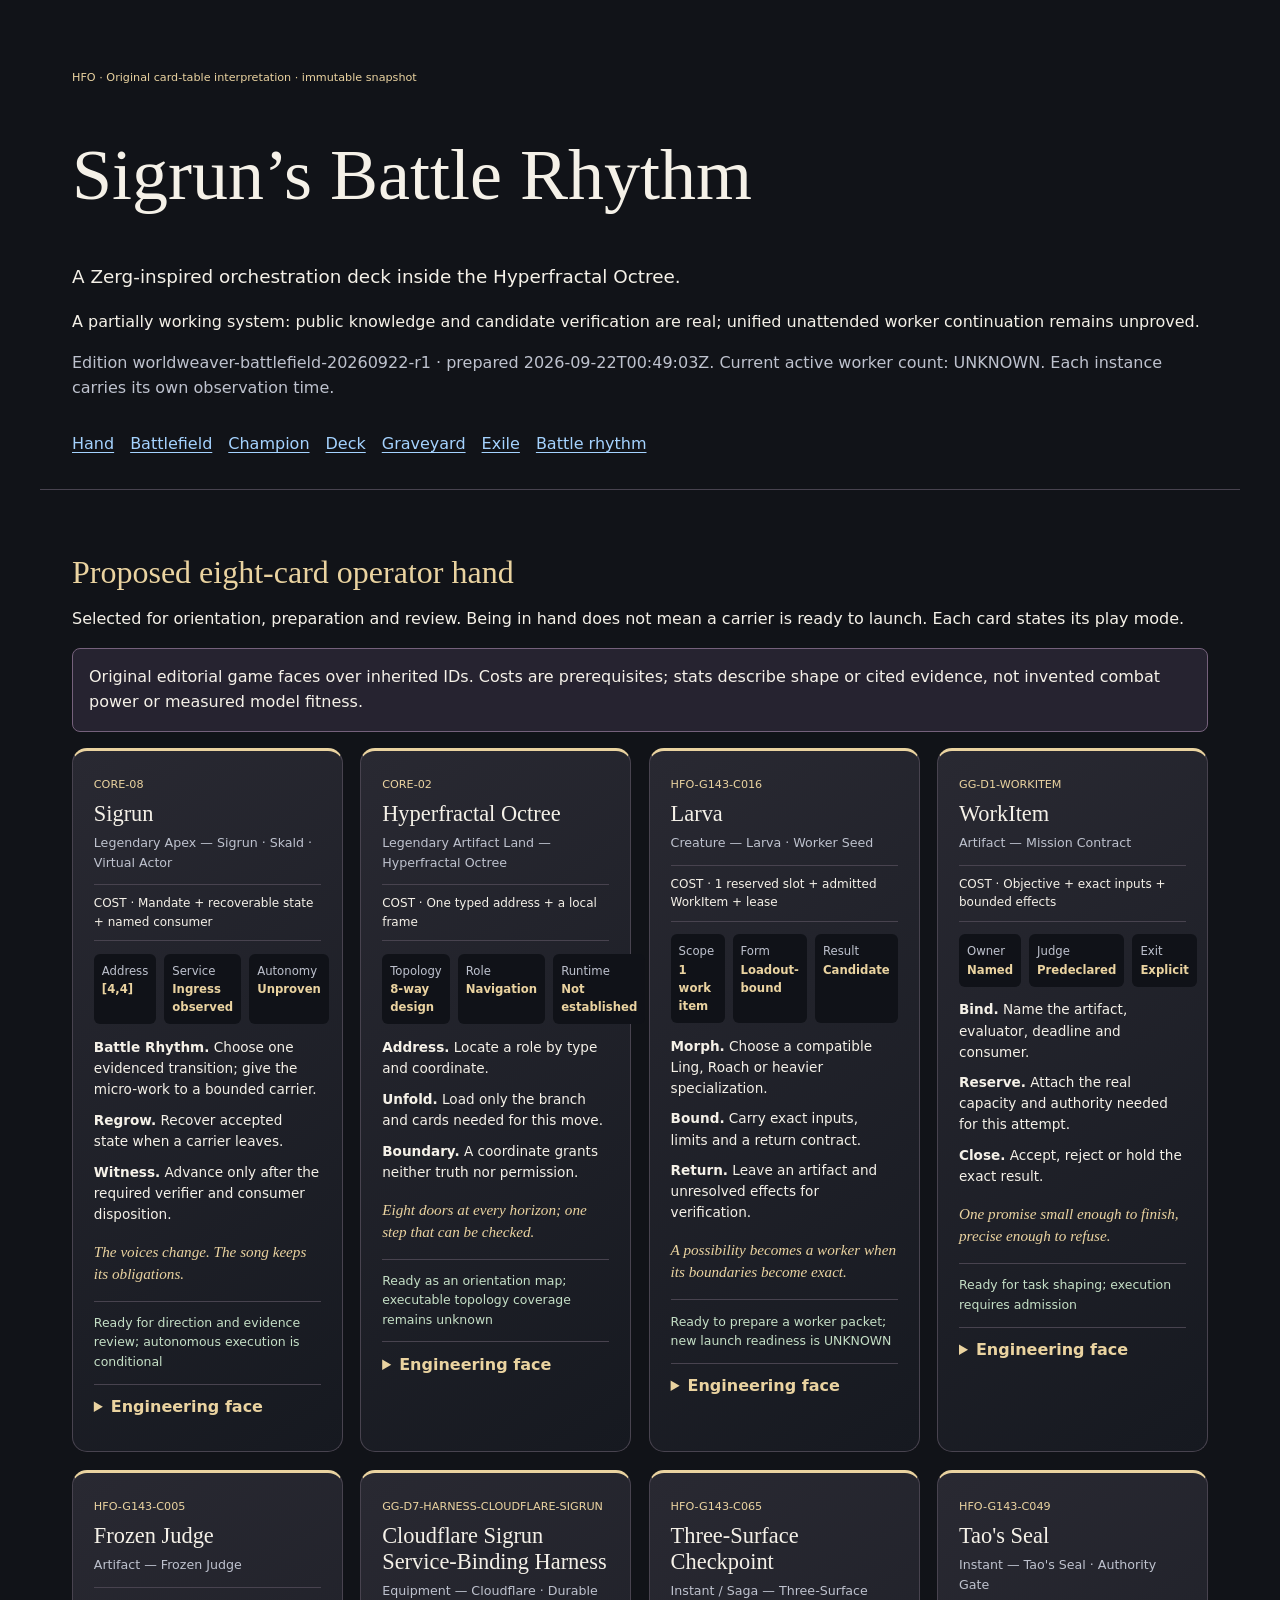
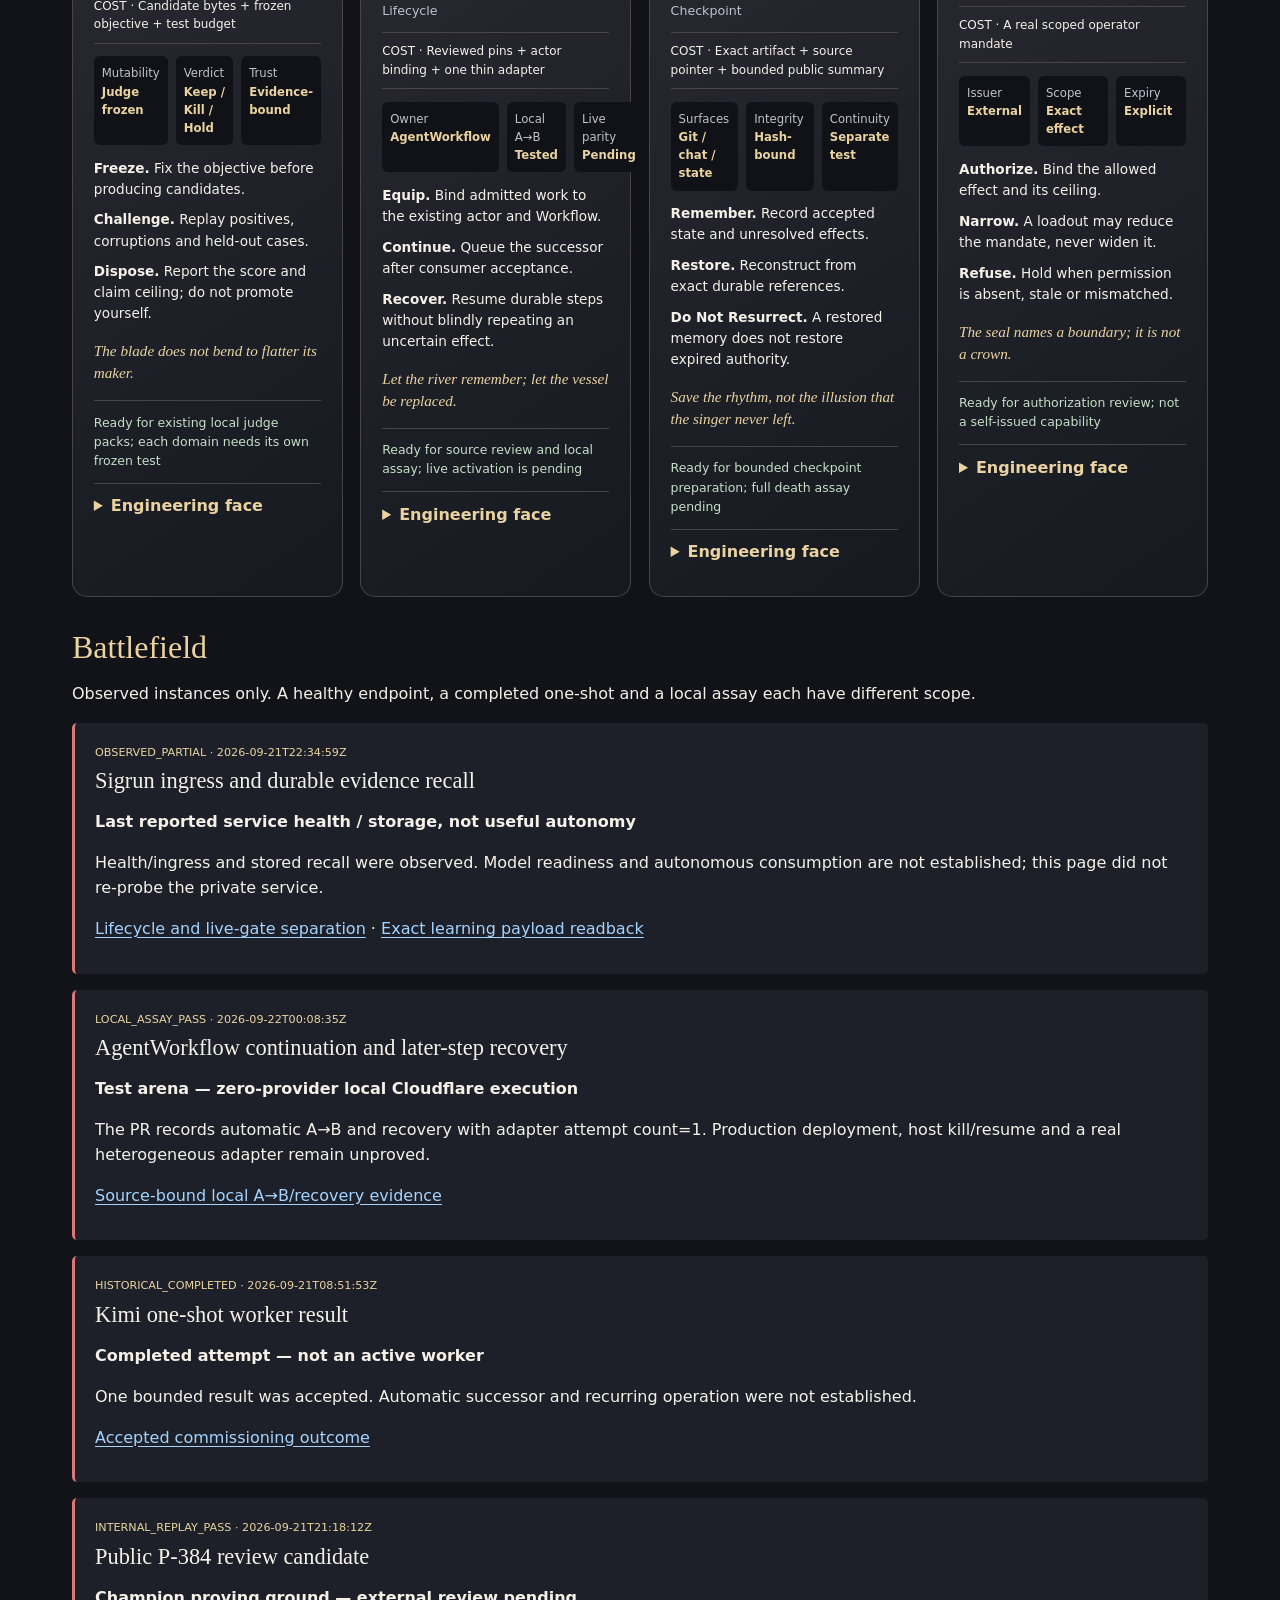
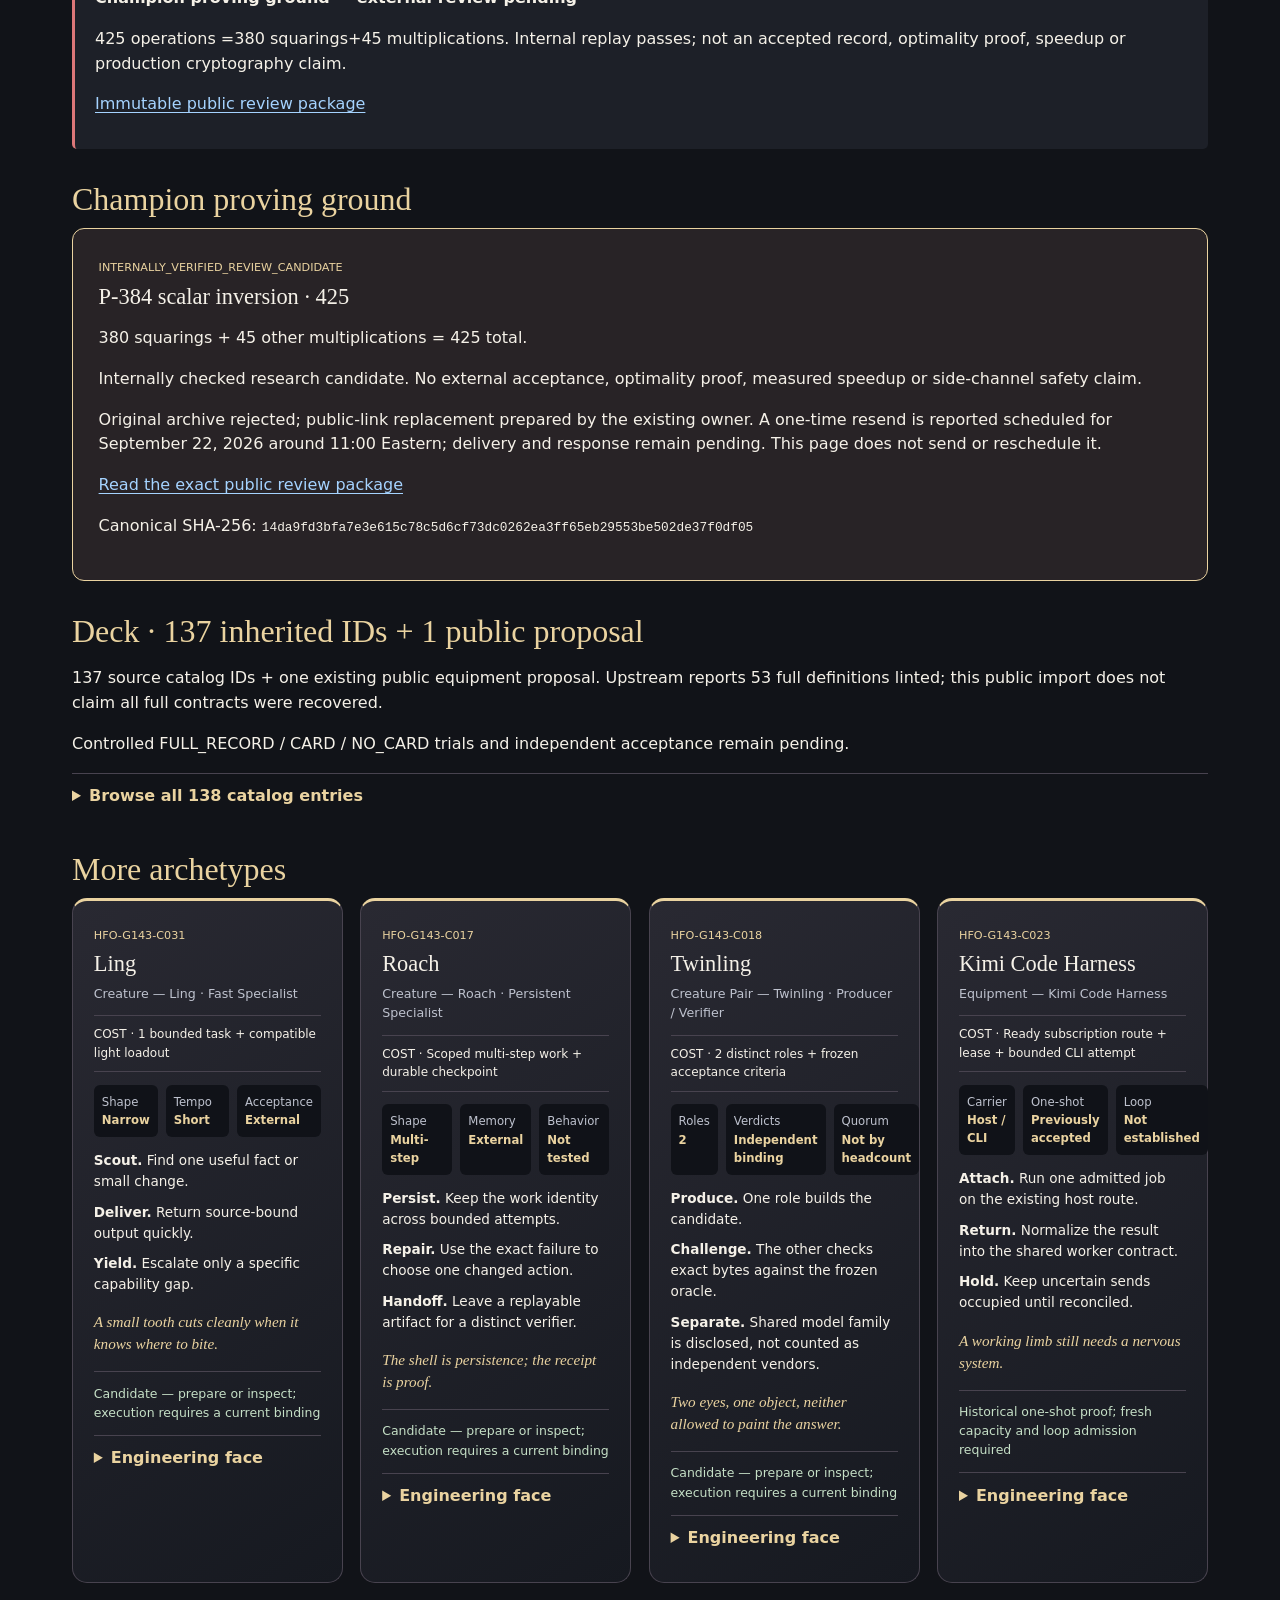
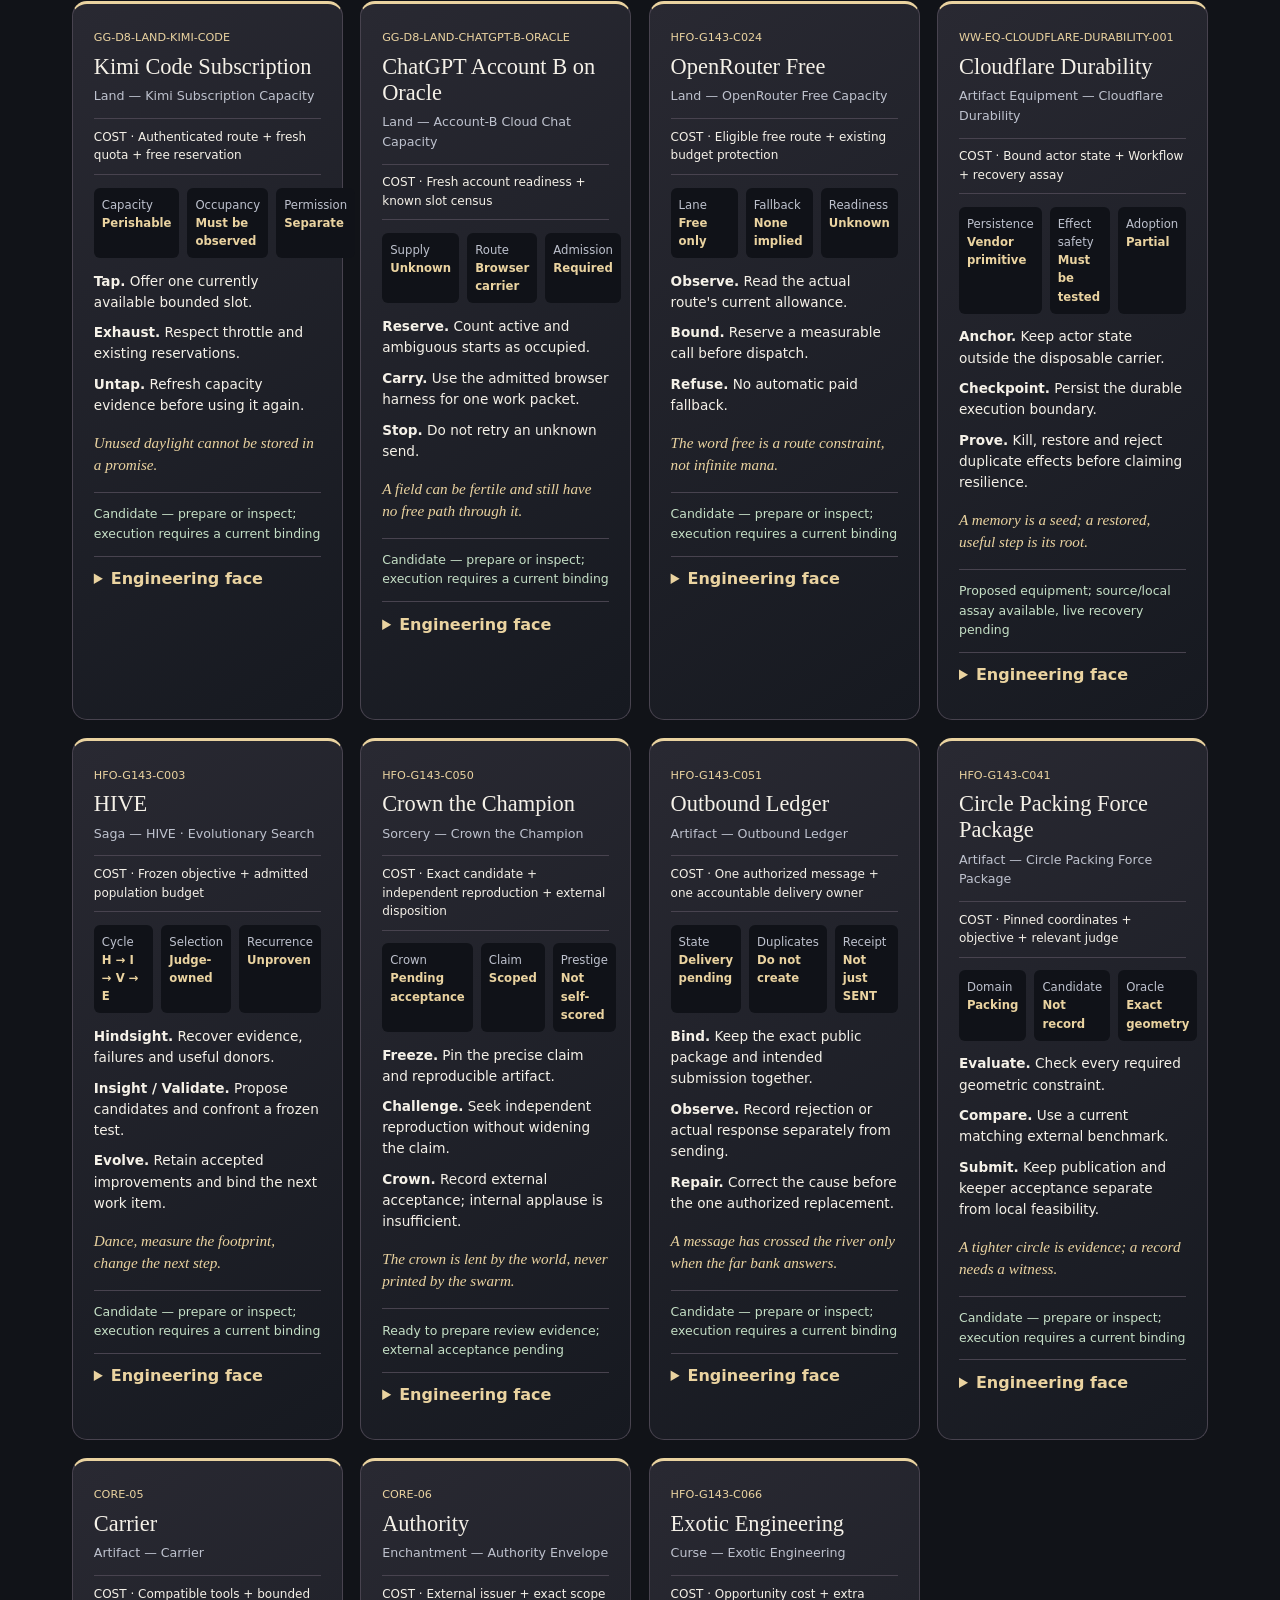
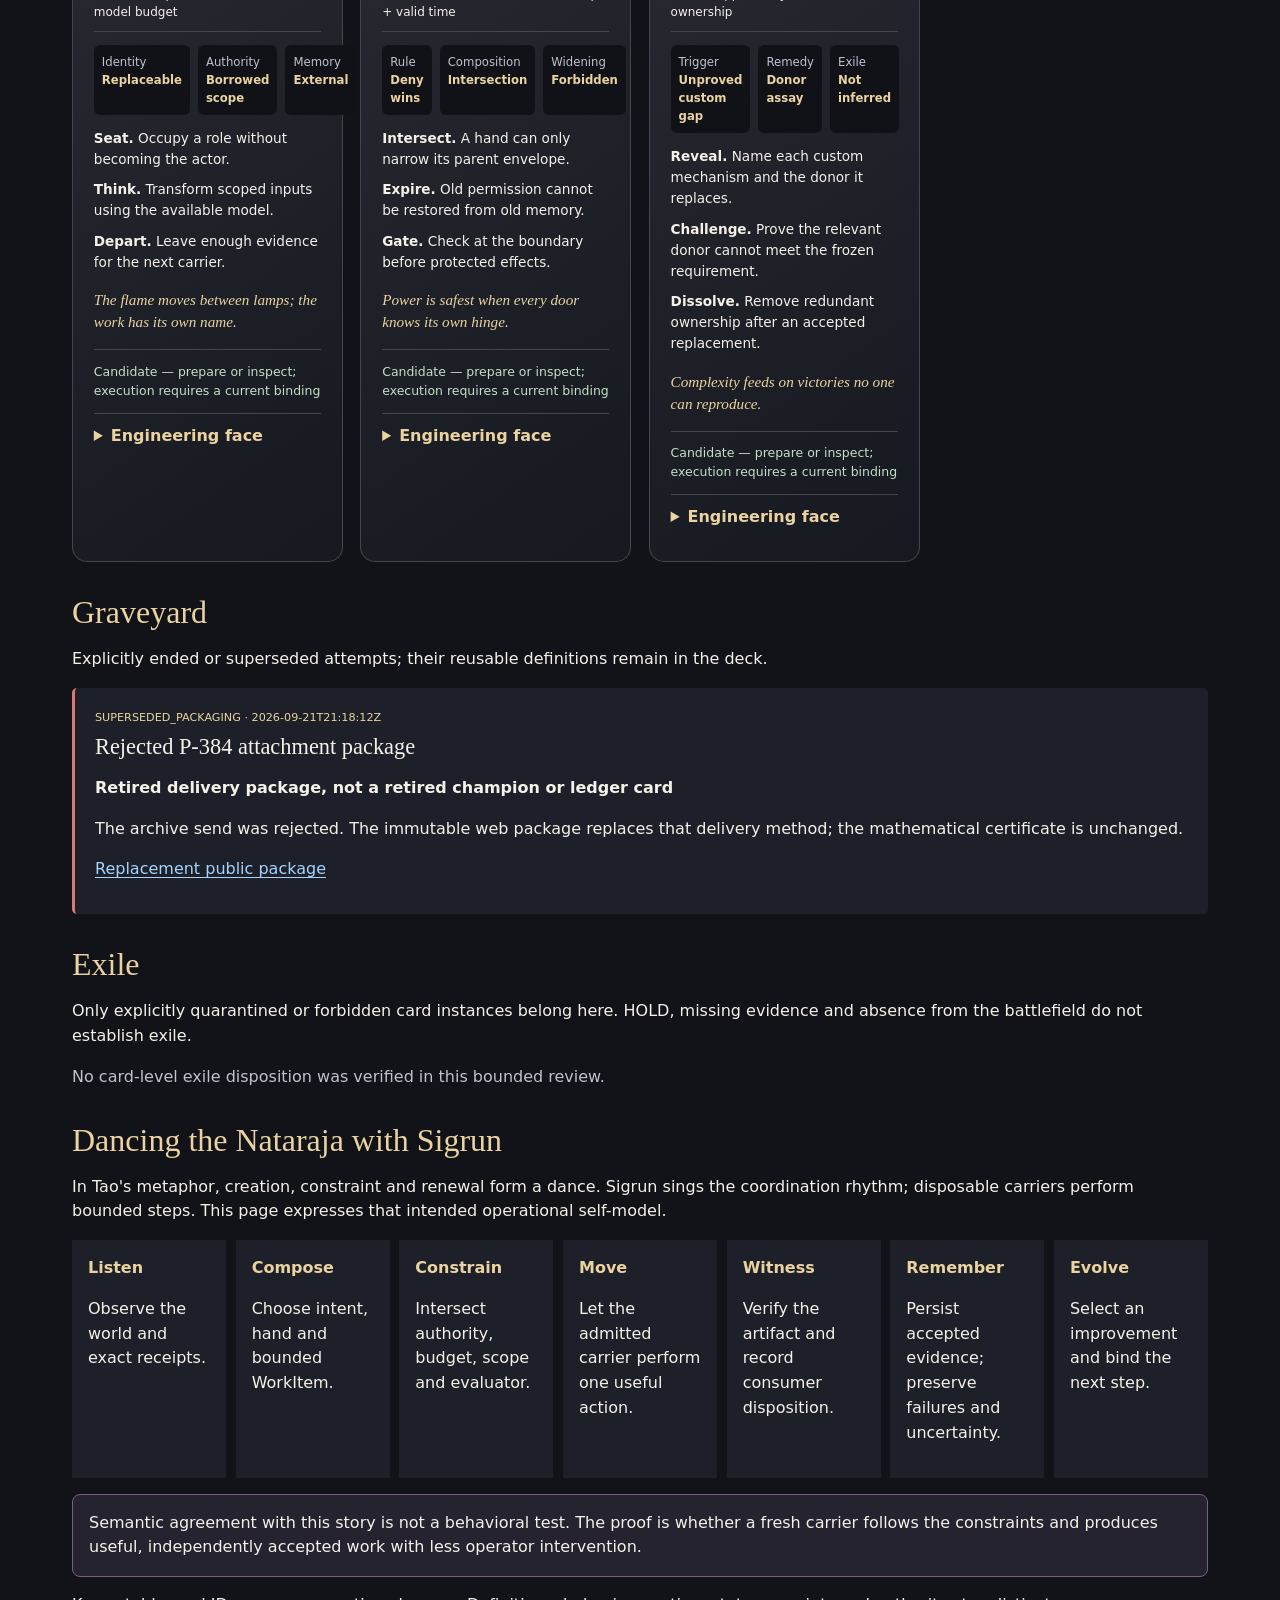
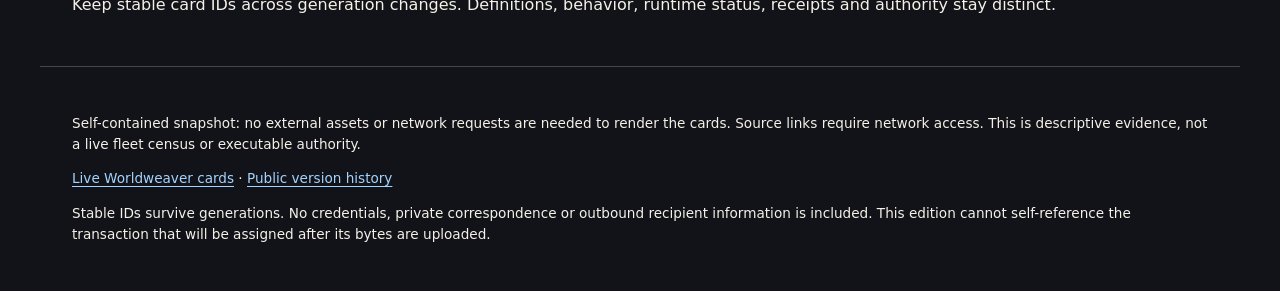
<file: cards/battlefield/snapshot.html>
<!doctype html><html lang="en"><head><meta charset="utf-8"><meta name="viewport" content="width=device-width,initial-scale=1"><title>Sigrun’s Battle Rhythm · HFO Card Table</title><style>
:root{color-scheme:dark;--gold:#ead3a0;--muted:#bec2ce;--line:#48434f}*{box-sizing:border-box}body{margin:0;background:#111318;color:#f5f1e8;font:16px/1.55 system-ui,sans-serif}header,main,footer{max-width:1200px;margin:auto;padding:2rem}header{padding-top:4rem;border-bottom:1px solid var(--line)}h1{font:clamp(2.1rem,6vw,4.5rem)/1.08 Georgia,serif;max-width:800px}h2{font:2rem Georgia,serif;color:var(--gold);margin:2rem 0 .6rem}h3{font:1.4rem Georgia,serif;margin:.3rem 0}a{color:#a5d3ff;text-underline-offset:3px}a:focus,summary:focus{outline:2px solid var(--gold);outline-offset:3px}nav{display:flex;flex-wrap:wrap;gap:1rem;margin:2rem 0 0}.lead{max-width:870px;font-size:1.15rem}.grid{display:grid;grid-template-columns:repeat(auto-fit,minmax(min(100%,270px),1fr));gap:1.1rem}.card{background:linear-gradient(145deg,#292932,#161920);border:1px solid var(--line);border-top:3px solid var(--gold);border-radius:15px;padding:1.3rem;break-inside:avoid}small{font-size:.7rem;color:var(--gold);overflow-wrap:anywhere}.type{font-size:.79rem;color:var(--muted);margin:.4rem 0}.cost{font-size:.75rem;border-block:1px solid var(--line);padding:.55rem 0}dl{display:grid;grid-template-columns:repeat(3,1fr);gap:.5rem;font-size:.73rem;margin:.8rem 0}dl div{background:#101218;padding:.5rem;border-radius:6px}dt{color:var(--muted)}dd{margin:0;color:var(--gold);font-weight:650}.ability{font-size:.85rem;margin:.6rem 0}blockquote{font:italic .95rem/1.45 Georgia,serif;color:var(--gold);margin:1rem 0}.ready{border-top:1px solid var(--line);padding-top:.7rem;color:#c5dfc6;font-size:.78rem}details{border-top:1px solid var(--line);padding:.65rem 0;margin-top:.6rem}details p{font-size:.85rem}summary{cursor:pointer;color:var(--gold);font-weight:600}.obs{padding:1rem 1.25rem;background:#1d2028;border-left:3px solid #dc7779;margin:1rem 0;border-radius:5px}.notice{padding:1rem;background:#262330;border:1px solid #75617b;border-radius:8px}.beats{display:flex;flex-wrap:wrap;gap:.6rem}.beats article{flex:1 1 130px;background:#1d2028;padding:1rem}.beats b{color:var(--gold)}.catalog{columns:3 240px;padding-left:1.1rem}.catalog li{break-inside:avoid;margin-bottom:.4rem;font-size:.8rem}.muted{color:var(--muted)}.champ{background:#282326;padding:1.6rem;border:1px solid var(--gold);border-radius:12px}code{overflow-wrap:anywhere;font-size:.8rem}footer{border-top:1px solid var(--line);font-size:.85rem}@media(max-width:600px){header,main,footer{padding:1.2rem}.grid{grid-template-columns:1fr}.card{max-width:440px;width:100%;margin:auto}}
</style></head><body><header><small>HFO · Original card-table interpretation · immutable snapshot</small><h1>Sigrun’s Battle Rhythm</h1><p class="lead">A Zerg-inspired orchestration deck inside the Hyperfractal Octree.</p><p>A partially working system: public knowledge and candidate verification are real; unified unattended worker continuation remains unproved.</p><p class="muted">Edition worldweaver-battlefield-20260922-r1 · prepared 2026-09-22T00:49:03Z. Current active worker count: UNKNOWN. Each instance carries its own observation time.</p><nav><a href="#hand">Hand</a><a href="#battlefield">Battlefield</a><a href="#champion">Champion</a><a href="#deck">Deck</a><a href="#graveyard">Graveyard</a><a href="#exile">Exile</a><a href="#rhythm">Battle rhythm</a></nav></header><main id="main"><noscript>This self-contained card table uses a small inline renderer. The complete 23 card faces, world-state evidence and 138-entry catalog are embedded in the snapshot JSON below; enable JavaScript to browse them.</noscript></main><footer><p>Self-contained snapshot: no external assets or network requests are needed to render the cards. Source links require network access. This is descriptive evidence, not a live fleet census or executable authority.</p><p><a href="https://worldweaver.dev/cards/">Live Worldweaver cards</a> · <a href="https://github.com/TTaoGaming/worldweaver-public">Public version history</a></p><p>Stable IDs survive generations. No credentials, private correspondence or outbound recipient information is included. This edition cannot self-reference the transaction that will be assigned after its bytes are uploaded.</p></footer><script id="snapshot" type="application/json">{"world":{"schema":"worldweaver.card-table.projection.v1","revision":"worldweaver-battlefield-20260922-r1","observed_utc":"2026-09-22T00:39:59Z","updated_utc":"2026-09-22T00:49:03Z","overview":{"title":"Sigrun's Battle Rhythm","subtitle":"A Zerg-inspired orchestration deck inside the Hyperfractal Octree.","summary":"A partially working system: public knowledge and candidate verification are real; unified unattended worker continuation remains unproved. This table separates definitions, selected plays, observed instances and retired attempts.","active_worker_count":null,"active_worker_count_status":"UNKNOWN — this is an evidence snapshot, not a live fleet census.","hand_label":"Proposed eight-card operator hand","hand_note":"Selected for orientation, preparation and review. Being in hand does not mean a carrier is ready to launch. Each card states its play mode.","card_face_note":"Original editorial game faces over inherited IDs. Costs are prerequisites; stats describe shape or cited evidence, not invented combat power or measured model fitness.","coverage":"137 source catalog IDs + one existing public equipment proposal. Upstream reports 53 full definitions linted; this public import does not claim all full contracts were recovered.","proof_gap":"Controlled FULL_RECORD / CARD / NO_CARD trials and independent acceptance remain pending."},"battle_rhythm":{"title":"Dancing the Nataraja with Sigrun","interpretation":"In Tao's metaphor, creation, constraint and renewal form a dance. Sigrun sings the coordination rhythm; disposable carriers perform bounded steps. This page expresses that intended operational self-model.","beats":[{"name":"Listen","engineering":"Observe the world and exact receipts."},{"name":"Compose","engineering":"Choose intent, hand and bounded WorkItem."},{"name":"Constrain","engineering":"Intersect authority, budget, scope and evaluator."},{"name":"Move","engineering":"Let the admitted carrier perform one useful action."},{"name":"Witness","engineering":"Verify the artifact and record consumer disposition."},{"name":"Remember","engineering":"Persist accepted evidence; preserve failures and uncertainty."},{"name":"Evolve","engineering":"Select an improvement and bind the next step."}],"claim_ceiling":"Semantic agreement with this story is not a behavioral test. The proof is whether a fresh carrier follows the constraints and produces useful, independently accepted work with less operator intervention."},"inheritance":{"semantic_rule":"Keep stable card IDs across generation changes. Definitions, behavior, runtime status, receipts and authority stay distinct.","source_url":"https://github.com/TTaoGaming/hfo-gen-143/blob/5e39eaaf66cba33632240f185dba6a197a9fcaf3/cards/gleipnir-grimoire/DECKLIST_v1.yaml","source_revision":"5e39eaaf66cba33632240f185dba6a197a9fcaf3","cutover":"Gen143 remains the integration candidate. A new generation is not required to express the current card semantics.","all_definition_states":"CANDIDATE","public_scope":"Sanitized descriptive projection; no secrets, private correspondence, wallet material or runtime authorizations."},"zones":[{"id":"battlefield","label":"Battlefield","meaning":"Observed instances only. A healthy endpoint, a completed one-shot and a local assay each have different scope.","observations":[{"title":"Sigrun ingress and durable evidence recall","card_id":"CORE-08","status":"OBSERVED_PARTIAL","scope":"Last reported service health / storage, not useful autonomy","observed_utc":"2026-09-21T22:34:59Z","evidence":[{"label":"Lifecycle and live-gate separation","url":"https://github.com/TTaoGaming/hfo-gen-143/pull/105","kind":"source"},{"label":"Exact learning payload readback","url":"https://github.com/TTaoGaming/hfo-gen-143/pull/133","kind":"source"}],"note":"Health/ingress and stored recall were observed. Model readiness and autonomous consumption are not established; this page did not re-probe the private service."},{"title":"AgentWorkflow continuation and later-step recovery","card_id":"GG-D7-HARNESS-CLOUDFLARE-SIGRUN","status":"LOCAL_ASSAY_PASS","scope":"Test arena — zero-provider local Cloudflare execution","observed_utc":"2026-09-22T00:08:35Z","evidence":[{"label":"Source-bound local A→B/recovery evidence","url":"https://github.com/TTaoGaming/hfo-gen-143/pull/105","kind":"source"}],"note":"The PR records automatic A→B and recovery with adapter attempt count=1. Production deployment, host kill/resume and a real heterogeneous adapter remain unproved."},{"title":"Kimi one-shot worker result","card_id":"HFO-G143-C023","status":"HISTORICAL_COMPLETED","scope":"Completed attempt — not an active worker","observed_utc":"2026-09-21T08:51:53Z","evidence":[{"label":"Accepted commissioning outcome","url":"https://github.com/TTaoGaming/cdev-control/blob/656ce743a579aed5a4644855cd65bbb386bd0819/validation/kimi_commissioning/evidence/20260921-outcome.json","kind":"source"}],"note":"One bounded result was accepted. Automatic successor and recurring operation were not established."},{"title":"Public P-384 review candidate","card_id":"HFO-G143-C050","status":"INTERNAL_REPLAY_PASS","scope":"Champion proving ground — external review pending","observed_utc":"2026-09-21T21:18:12Z","evidence":[{"label":"Immutable public review package","url":"https://github.com/TTaoGaming/portfolio/tree/7a5acb774eeee63ebb74d932dad704d6259bad9f/research/p384-425","kind":"public artifact"}],"note":"425 operations =380 squarings+45 multiplications. Internal replay passes; not an accepted record, optimality proof, speedup or production cryptography claim."}]},{"id":"hand","label":"Hand · 8","meaning":"A proposed selection of eight existing cards. Ready-to-read, ready-to-test and ready-to-launch are distinct.","observations":[]},{"id":"deck","label":"Deck","meaning":"The full searchable catalog of reusable archetypes. Candidate definitions remain candidates even when a related component works.","observations":[]},{"id":"graveyard","label":"Graveyard","meaning":"Explicitly ended or superseded attempts; their reusable definitions remain in the deck.","observations":[{"title":"Rejected P-384 attachment package","card_id":"HFO-G143-C051","status":"SUPERSEDED_PACKAGING","scope":"Retired delivery package, not a retired champion or ledger card","observed_utc":"2026-09-21T21:18:12Z","evidence":[{"label":"Replacement public package","url":"https://github.com/TTaoGaming/portfolio/tree/7a5acb774eeee63ebb74d932dad704d6259bad9f/research/p384-425","kind":"public artifact"}],"note":"The archive send was rejected. The immutable web package replaces that delivery method; the mathematical certificate is unchanged."}]},{"id":"exile","label":"Exile","meaning":"Only explicitly quarantined or forbidden card instances belong here. HOLD, missing evidence and absence from the battlefield do not establish exile.","observations":[],"empty_note":"No card-level exile disposition was verified in this bounded review."}],"champions":[{"name":"P-384 scalar inversion · 425","card_id":"HFO-G143-C050","status":"INTERNALLY_VERIFIED_REVIEW_CANDIDATE","stats":[{"label":"Total operations","value":"425"},{"label":"Squarings","value":"380"},{"label":"Other multiplications","value":"45"}],"canonical_sha256":"14da9fd3bfa7e3e615c78c5d6cf73dc0262ea3ff65eb29553be502de37f0df05","artifact_url":"https://github.com/TTaoGaming/portfolio/tree/7a5acb774eeee63ebb74d932dad704d6259bad9f/research/p384-425","claim_ceiling":"Internally checked research candidate. No external acceptance, optimality proof, measured speedup or side-channel safety claim.","delivery":"Original archive rejected; public-link replacement prepared by the existing owner. A one-time resend is reported scheduled for September 22, 2026 around 11:00 Eastern; delivery and response remain pending. This page does not send or reschedule it."}],"cards":[{"card_id":"CORE-08","name":"Sigrun","type_line":"Legendary Apex — Sigrun · Skald · Virtual Actor","cost":"Mandate + recoverable state + named consumer","stats":[{"label":"Address","value":"[4,4]"},{"label":"Service","value":"Ingress observed"},{"label":"Autonomy","value":"Unproven"}],"abilities":[{"name":"Battle Rhythm","text":"Choose one evidenced transition; give the micro-work to a bounded carrier."},{"name":"Regrow","text":"Recover accepted state when a carrier leaves."},{"name":"Witness","text":"Advance only after the required verifier and consumer disposition."}],"flavor":"The voices change. The song keeps its obligations.","engineering":{"pattern":"Durable mission identity and reconciliation controller; the model is a replaceable neural carrier.","neural":"Interpret the mission, compose a plan, reconcile conflicting reports.","symbolic":"Work identity, authority, budget, fences, independent tests and accepted transitions.","missing":"Full autonomous command loop and cold-recovery usefulness are not established by a healthy ingress.","status":"EDITORIAL_CARD_FACE; source and runtime evidence remain separate"},"hand":true,"play_readiness":"Ready for direction and evidence review; autonomous execution is conditional","zone":"hand","zone_scope":"Reusable definition / proposed operator selection; not a live worker or grant of authority","evidence":[{"label":"137-card candidate catalog","url":"https://github.com/TTaoGaming/hfo-gen-143/blob/5e39eaaf66cba33632240f185dba6a197a9fcaf3/cards/gleipnir-grimoire/DECKLIST_v1.yaml","kind":"source"},{"label":"Candidate AgentWorkflow lifecycle","url":"https://github.com/TTaoGaming/hfo-gen-143/pull/105","kind":"source"}],"claim_ceiling":"Card-face interpretation. Numeric shape is a bounded contract or cited result, never an invented fitness score. Behavioral effectiveness remains unmeasured."},{"card_id":"CORE-02","name":"Hyperfractal Octree","type_line":"Legendary Artifact Land — Hyperfractal Octree","cost":"One typed address + a local frame","stats":[{"label":"Topology","value":"8-way design"},{"label":"Role","value":"Navigation"},{"label":"Runtime","value":"Not established"}],"abilities":[{"name":"Address","text":"Locate a role by type and coordinate."},{"name":"Unfold","text":"Load only the branch and cards needed for this move."},{"name":"Boundary","text":"A coordinate grants neither truth nor permission."}],"flavor":"Eight doors at every horizon; one step that can be checked.","engineering":{"pattern":"Typed hierarchical addressing and progressive disclosure.","neural":"Find useful analogies and choose a tractable scope.","symbolic":"Resolve stable IDs, validate relations and preserve role boundaries.","missing":"No claim of millions of instantiated actors or a deployed full hyperoctree.","status":"EDITORIAL_CARD_FACE; source and runtime evidence remain separate"},"hand":true,"play_readiness":"Ready as an orientation map; executable topology coverage remains unknown","zone":"hand","zone_scope":"Reusable definition / proposed operator selection; not a live worker or grant of authority","evidence":[{"label":"137-card candidate catalog","url":"https://github.com/TTaoGaming/hfo-gen-143/blob/5e39eaaf66cba33632240f185dba6a197a9fcaf3/cards/gleipnir-grimoire/DECKLIST_v1.yaml","kind":"source"}],"claim_ceiling":"Card-face interpretation. Numeric shape is a bounded contract or cited result, never an invented fitness score. Behavioral effectiveness remains unmeasured."},{"card_id":"HFO-G143-C016","name":"Larva","type_line":"Creature — Larva · Worker Seed","cost":"1 reserved slot + admitted WorkItem + lease","stats":[{"label":"Scope","value":"1 work item"},{"label":"Form","value":"Loadout-bound"},{"label":"Result","value":"Candidate"}],"abilities":[{"name":"Morph","text":"Choose a compatible Ling, Roach or heavier specialization."},{"name":"Bound","text":"Carry exact inputs, limits and a return contract."},{"name":"Return","text":"Leave an artifact and unresolved effects for verification."}],"flavor":"A possibility becomes a worker when its boundaries become exact.","engineering":{"pattern":"Universal worker packet carried by a replaceable vendor/host harness.","neural":"Interpret and perform one scoped transformation.","symbolic":"Admission, resource reservation, lease/fence and output validation.","missing":"An archetype definition does not prove a ready slot or looping launch route.","status":"EDITORIAL_CARD_FACE; source and runtime evidence remain separate"},"hand":true,"play_readiness":"Ready to prepare a worker packet; new launch readiness is UNKNOWN","zone":"hand","zone_scope":"Reusable definition / proposed operator selection; not a live worker or grant of authority","evidence":[{"label":"137-card candidate catalog","url":"https://github.com/TTaoGaming/hfo-gen-143/blob/5e39eaaf66cba33632240f185dba6a197a9fcaf3/cards/gleipnir-grimoire/DECKLIST_v1.yaml","kind":"source"}],"claim_ceiling":"Card-face interpretation. Numeric shape is a bounded contract or cited result, never an invented fitness score. Behavioral effectiveness remains unmeasured."},{"card_id":"GG-D1-WORKITEM","name":"WorkItem","type_line":"Artifact — Mission Contract","cost":"Objective + exact inputs + bounded effects","stats":[{"label":"Owner","value":"Named"},{"label":"Judge","value":"Predeclared"},{"label":"Exit","value":"Explicit"}],"abilities":[{"name":"Bind","text":"Name the artifact, evaluator, deadline and consumer."},{"name":"Reserve","text":"Attach the real capacity and authority needed for this attempt."},{"name":"Close","text":"Accept, reject or hold the exact result."}],"flavor":"One promise small enough to finish, precise enough to refuse.","engineering":{"pattern":"The executable agreement between mission intent and one bounded attempt.","neural":"Shape a useful task and explain tradeoffs.","symbolic":"Schema, exact references, budgets, scope, idempotency and terminal disposition.","missing":"The card itself does not mint runtime authority.","status":"EDITORIAL_CARD_FACE; source and runtime evidence remain separate"},"hand":true,"play_readiness":"Ready for task shaping; execution requires admission","zone":"hand","zone_scope":"Reusable definition / proposed operator selection; not a live worker or grant of authority","evidence":[{"label":"137-card candidate catalog","url":"https://github.com/TTaoGaming/hfo-gen-143/blob/5e39eaaf66cba33632240f185dba6a197a9fcaf3/cards/gleipnir-grimoire/DECKLIST_v1.yaml","kind":"source"}],"claim_ceiling":"Card-face interpretation. Numeric shape is a bounded contract or cited result, never an invented fitness score. Behavioral effectiveness remains unmeasured."},{"card_id":"HFO-G143-C005","name":"Frozen Judge","type_line":"Artifact — Frozen Judge","cost":"Candidate bytes + frozen objective + test budget","stats":[{"label":"Mutability","value":"Judge frozen"},{"label":"Verdict","value":"Keep / Kill / Hold"},{"label":"Trust","value":"Evidence-bound"}],"abilities":[{"name":"Freeze","text":"Fix the objective before producing candidates."},{"name":"Challenge","text":"Replay positives, corruptions and held-out cases."},{"name":"Dispose","text":"Report the score and claim ceiling; do not promote yourself."}],"flavor":"The blade does not bend to flatter its maker.","engineering":{"pattern":"Deterministic evaluator separated from the evolving proposal.","neural":"Suggest hypotheses and explain failures.","symbolic":"Execute exact replay and hostile controls against an unchanged target.","missing":"A generic judge label is insufficient; select the relevant real judge pack.","status":"EDITORIAL_CARD_FACE; source and runtime evidence remain separate"},"hand":true,"play_readiness":"Ready for existing local judge packs; each domain needs its own frozen test","zone":"hand","zone_scope":"Reusable definition / proposed operator selection; not a live worker or grant of authority","evidence":[{"label":"137-card candidate catalog","url":"https://github.com/TTaoGaming/hfo-gen-143/blob/5e39eaaf66cba33632240f185dba6a197a9fcaf3/cards/gleipnir-grimoire/DECKLIST_v1.yaml","kind":"source"},{"label":"P-384 public replay package","url":"https://github.com/TTaoGaming/portfolio/tree/7a5acb774eeee63ebb74d932dad704d6259bad9f/research/p384-425","kind":"public artifact"}],"claim_ceiling":"Card-face interpretation. Numeric shape is a bounded contract or cited result, never an invented fitness score. Behavioral effectiveness remains unmeasured."},{"card_id":"GG-D7-HARNESS-CLOUDFLARE-SIGRUN","name":"Cloudflare Sigrun Service-Binding Harness","type_line":"Equipment — Cloudflare · Durable Lifecycle","cost":"Reviewed pins + actor binding + one thin adapter","stats":[{"label":"Owner","value":"AgentWorkflow"},{"label":"Local A→B","value":"Tested"},{"label":"Live parity","value":"Pending"}],"abilities":[{"name":"Equip","text":"Bind admitted work to the existing actor and Workflow."},{"name":"Continue","text":"Queue the successor after consumer acceptance."},{"name":"Recover","text":"Resume durable steps without blindly repeating an uncertain effect."}],"flavor":"Let the river remember; let the vessel be replaced.","engineering":{"pattern":"Cloudflare Agent queue and AgentWorkflow with one-shot adapters.","neural":"A carrier proposes or executes bounded work within the envelope.","symbolic":"Cloudflare steps own retry/wait/recovery; external effects retain idempotency and reconciliation.","missing":"Candidate PR105/135 local tests do not establish a deployed real-provider successor loop.","status":"EDITORIAL_CARD_FACE; source and runtime evidence remain separate"},"hand":true,"play_readiness":"Ready for source review and local assay; live activation is pending","zone":"hand","zone_scope":"Reusable definition / proposed operator selection; not a live worker or grant of authority","evidence":[{"label":"Lifecycle source and assay","url":"https://github.com/TTaoGaming/hfo-gen-143/pull/105","kind":"source"},{"label":"Deck/authority binding","url":"https://github.com/TTaoGaming/hfo-gen-143/pull/135","kind":"source"},{"label":"Cloudflare Workflows","url":"https://developers.cloudflare.com/workflows/","kind":"vendor docs"}],"claim_ceiling":"Card-face interpretation. Numeric shape is a bounded contract or cited result, never an invented fitness score. Behavioral effectiveness remains unmeasured."},{"card_id":"HFO-G143-C065","name":"Three-Surface Checkpoint","type_line":"Instant / Saga — Three-Surface Checkpoint","cost":"Exact artifact + source pointer + bounded public summary","stats":[{"label":"Surfaces","value":"Git / chat / state"},{"label":"Integrity","value":"Hash-bound"},{"label":"Continuity","value":"Separate test"}],"abilities":[{"name":"Remember","text":"Record accepted state and unresolved effects."},{"name":"Restore","text":"Reconstruct from exact durable references."},{"name":"Do Not Resurrect","text":"A restored memory does not restore expired authority."}],"flavor":"Save the rhythm, not the illusion that the singer never left.","engineering":{"pattern":"Checkpoint and recovery evidence across durable references.","neural":"Compress useful context without inventing missing state.","symbolic":"Hashes, timestamps, provenance, cold restore and authority-replay rejection.","missing":"PR137's durability-truth behavior is explicitly NOT_TESTED; storage recall alone is not autonomous continuity.","status":"EDITORIAL_CARD_FACE; source and runtime evidence remain separate"},"hand":true,"play_readiness":"Ready for bounded checkpoint preparation; full death assay pending","zone":"hand","zone_scope":"Reusable definition / proposed operator selection; not a live worker or grant of authority","evidence":[{"label":"C065 compatibility probe","url":"https://github.com/TTaoGaming/hfo-gen-143/pull/137","kind":"source"},{"label":"Learning record readback","url":"https://github.com/TTaoGaming/hfo-gen-143/pull/133","kind":"source"}],"claim_ceiling":"Card-face interpretation. Numeric shape is a bounded contract or cited result, never an invented fitness score. Behavioral effectiveness remains unmeasured."},{"card_id":"HFO-G143-C049","name":"Tao's Seal","type_line":"Instant — Tao's Seal · Authority Gate","cost":"A real scoped operator mandate","stats":[{"label":"Issuer","value":"External"},{"label":"Scope","value":"Exact effect"},{"label":"Expiry","value":"Explicit"}],"abilities":[{"name":"Authorize","text":"Bind the allowed effect and its ceiling."},{"name":"Narrow","text":"A loadout may reduce the mandate, never widen it."},{"name":"Refuse","text":"Hold when permission is absent, stale or mismatched."}],"flavor":"The seal names a boundary; it is not a crown.","engineering":{"pattern":"An external authorization reference checked at the effect boundary.","neural":"Explain the proposed effect in human terms.","symbolic":"Exact scope, validity, principal, policy and budget comparison.","missing":"Card possession and model confidence never create authority.","status":"EDITORIAL_CARD_FACE; source and runtime evidence remain separate"},"hand":true,"play_readiness":"Ready for authorization review; not a self-issued capability","zone":"hand","zone_scope":"Reusable definition / proposed operator selection; not a live worker or grant of authority","evidence":[{"label":"137-card candidate catalog","url":"https://github.com/TTaoGaming/hfo-gen-143/blob/5e39eaaf66cba33632240f185dba6a197a9fcaf3/cards/gleipnir-grimoire/DECKLIST_v1.yaml","kind":"source"},{"label":"Restriction-only membrane","url":"https://github.com/TTaoGaming/hfo-gen-143/pull/135","kind":"source"}],"claim_ceiling":"Card-face interpretation. Numeric shape is a bounded contract or cited result, never an invented fitness score. Behavioral effectiveness remains unmeasured."},{"card_id":"HFO-G143-C031","name":"Ling","type_line":"Creature — Ling · Fast Specialist","cost":"1 bounded task + compatible light loadout","stats":[{"label":"Shape","value":"Narrow"},{"label":"Tempo","value":"Short"},{"label":"Acceptance","value":"External"}],"abilities":[{"name":"Scout","text":"Find one useful fact or small change."},{"name":"Deliver","text":"Return source-bound output quickly."},{"name":"Yield","text":"Escalate only a specific capability gap."}],"flavor":"A small tooth cuts cleanly when it knows where to bite.","engineering":{"pattern":"Short scoped worker specialization.","missing":"Current runtime instances and provider availability are unknown.","status":"EDITORIAL_CARD_FACE; source and runtime evidence remain separate"},"hand":false,"play_readiness":"Candidate — prepare or inspect; execution requires a current binding","zone":"deck","zone_scope":"Reusable definition / proposed operator selection; not a live worker or grant of authority","evidence":[{"label":"137-card candidate catalog","url":"https://github.com/TTaoGaming/hfo-gen-143/blob/5e39eaaf66cba33632240f185dba6a197a9fcaf3/cards/gleipnir-grimoire/DECKLIST_v1.yaml","kind":"source"}],"claim_ceiling":"Card-face interpretation. Numeric shape is a bounded contract or cited result, never an invented fitness score. Behavioral effectiveness remains unmeasured."},{"card_id":"HFO-G143-C017","name":"Roach","type_line":"Creature — Roach · Persistent Specialist","cost":"Scoped multi-step work + durable checkpoint","stats":[{"label":"Shape","value":"Multi-step"},{"label":"Memory","value":"External"},{"label":"Behavior","value":"Not tested"}],"abilities":[{"name":"Persist","text":"Keep the work identity across bounded attempts."},{"name":"Repair","text":"Use the exact failure to choose one changed action."},{"name":"Handoff","text":"Leave a replayable artifact for a distinct verifier."}],"flavor":"The shell is persistence; the receipt is proof.","engineering":{"pattern":"A longer-lived work specialization, not an immortal process.","missing":"PR107 Roach behavior is NOT_TESTED. Do not infer persistence from a role name.","status":"EDITORIAL_CARD_FACE; source and runtime evidence remain separate"},"hand":false,"play_readiness":"Candidate — prepare or inspect; execution requires a current binding","zone":"deck","zone_scope":"Reusable definition / proposed operator selection; not a live worker or grant of authority","evidence":[{"label":"Roach behavior and card ABI","url":"https://github.com/TTaoGaming/hfo-gen-143/pull/107","kind":"source"}],"claim_ceiling":"Card-face interpretation. Numeric shape is a bounded contract or cited result, never an invented fitness score. Behavioral effectiveness remains unmeasured."},{"card_id":"HFO-G143-C018","name":"Twinling","type_line":"Creature Pair — Twinling · Producer / Verifier","cost":"2 distinct roles + frozen acceptance criteria","stats":[{"label":"Roles","value":"2"},{"label":"Verdicts","value":"Independent binding"},{"label":"Quorum","value":"Not by headcount"}],"abilities":[{"name":"Produce","text":"One role builds the candidate."},{"name":"Challenge","text":"The other checks exact bytes against the frozen oracle."},{"name":"Separate","text":"Shared model family is disclosed, not counted as independent vendors."}],"flavor":"Two eyes, one object, neither allowed to paint the answer.","engineering":{"pattern":"Separated production and verification roles.","missing":"Two agents do not automatically establish independence or acceptance.","status":"EDITORIAL_CARD_FACE; source and runtime evidence remain separate"},"hand":false,"play_readiness":"Candidate — prepare or inspect; execution requires a current binding","zone":"deck","zone_scope":"Reusable definition / proposed operator selection; not a live worker or grant of authority","evidence":[{"label":"137-card candidate catalog","url":"https://github.com/TTaoGaming/hfo-gen-143/blob/5e39eaaf66cba33632240f185dba6a197a9fcaf3/cards/gleipnir-grimoire/DECKLIST_v1.yaml","kind":"source"}],"claim_ceiling":"Card-face interpretation. Numeric shape is a bounded contract or cited result, never an invented fitness score. Behavioral effectiveness remains unmeasured."},{"card_id":"HFO-G143-C023","name":"Kimi Code Harness","type_line":"Equipment — Kimi Code Harness","cost":"Ready subscription route + lease + bounded CLI attempt","stats":[{"label":"Carrier","value":"Host / CLI"},{"label":"One-shot","value":"Previously accepted"},{"label":"Loop","value":"Not established"}],"abilities":[{"name":"Attach","text":"Run one admitted job on the existing host route."},{"name":"Return","text":"Normalize the result into the shared worker contract."},{"name":"Hold","text":"Keep uncertain sends occupied until reconciled."}],"flavor":"A working limb still needs a nervous system.","engineering":{"pattern":"Thin Kimi Code CLI adapter under the incumbent actor.","missing":"A prior accepted one-shot result does not prove current capacity or automatic refill.","status":"EDITORIAL_CARD_FACE; source and runtime evidence remain separate"},"hand":false,"play_readiness":"Historical one-shot proof; fresh capacity and loop admission required","zone":"deck","zone_scope":"Reusable definition / proposed operator selection; not a live worker or grant of authority","evidence":[{"label":"Accepted commissioning outcome","url":"https://github.com/TTaoGaming/cdev-control/blob/656ce743a579aed5a4644855cd65bbb386bd0819/validation/kimi_commissioning/evidence/20260921-outcome.json","kind":"source"}],"claim_ceiling":"Card-face interpretation. Numeric shape is a bounded contract or cited result, never an invented fitness score. Behavioral effectiveness remains unmeasured."},{"card_id":"GG-D8-LAND-KIMI-CODE","name":"Kimi Code Subscription","type_line":"Land — Kimi Subscription Capacity","cost":"Authenticated route + fresh quota + free reservation","stats":[{"label":"Capacity","value":"Perishable"},{"label":"Occupancy","value":"Must be observed"},{"label":"Permission","value":"Separate"}],"abilities":[{"name":"Tap","text":"Offer one currently available bounded slot."},{"name":"Exhaust","text":"Respect throttle and existing reservations."},{"name":"Untap","text":"Refresh capacity evidence before using it again."}],"flavor":"Unused daylight cannot be stored in a promise.","engineering":{"pattern":"Capacity observation and reservation surface.","missing":"No live account-wide slot census is asserted by this page.","status":"EDITORIAL_CARD_FACE; source and runtime evidence remain separate"},"hand":false,"play_readiness":"Candidate — prepare or inspect; execution requires a current binding","zone":"deck","zone_scope":"Reusable definition / proposed operator selection; not a live worker or grant of authority","evidence":[{"label":"137-card candidate catalog","url":"https://github.com/TTaoGaming/hfo-gen-143/blob/5e39eaaf66cba33632240f185dba6a197a9fcaf3/cards/gleipnir-grimoire/DECKLIST_v1.yaml","kind":"source"}],"claim_ceiling":"Card-face interpretation. Numeric shape is a bounded contract or cited result, never an invented fitness score. Behavioral effectiveness remains unmeasured."},{"card_id":"GG-D8-LAND-CHATGPT-B-ORACLE","name":"ChatGPT Account B on Oracle","type_line":"Land — Account-B Cloud Chat Capacity","cost":"Fresh account readiness + known slot census","stats":[{"label":"Supply","value":"Unknown"},{"label":"Route","value":"Browser carrier"},{"label":"Admission","value":"Required"}],"abilities":[{"name":"Reserve","text":"Count active and ambiguous starts as occupied."},{"name":"Carry","text":"Use the admitted browser harness for one work packet."},{"name":"Stop","text":"Do not retry an unknown send."}],"flavor":"A field can be fertile and still have no free path through it.","engineering":{"pattern":"Shared browser-account capacity, not a bearer permission.","missing":"Current global census and binding readiness have not been imported.","status":"EDITORIAL_CARD_FACE; source and runtime evidence remain separate"},"hand":false,"play_readiness":"Candidate — prepare or inspect; execution requires a current binding","zone":"deck","zone_scope":"Reusable definition / proposed operator selection; not a live worker or grant of authority","evidence":[{"label":"137-card candidate catalog","url":"https://github.com/TTaoGaming/hfo-gen-143/blob/5e39eaaf66cba33632240f185dba6a197a9fcaf3/cards/gleipnir-grimoire/DECKLIST_v1.yaml","kind":"source"}],"claim_ceiling":"Card-face interpretation. Numeric shape is a bounded contract or cited result, never an invented fitness score. Behavioral effectiveness remains unmeasured."},{"card_id":"HFO-G143-C024","name":"OpenRouter Free","type_line":"Land — OpenRouter Free Capacity","cost":"Eligible free route + existing budget protection","stats":[{"label":"Lane","value":"Free only"},{"label":"Fallback","value":"None implied"},{"label":"Readiness","value":"Unknown"}],"abilities":[{"name":"Observe","text":"Read the actual route's current allowance."},{"name":"Bound","text":"Reserve a measurable call before dispatch."},{"name":"Refuse","text":"No automatic paid fallback."}],"flavor":"The word free is a route constraint, not infinite mana.","engineering":{"pattern":"Provider allocation bounded by its own quota and policy.","missing":"No new OpenRouter call or fresh availability proof was produced here.","status":"EDITORIAL_CARD_FACE; source and runtime evidence remain separate"},"hand":false,"play_readiness":"Candidate — prepare or inspect; execution requires a current binding","zone":"deck","zone_scope":"Reusable definition / proposed operator selection; not a live worker or grant of authority","evidence":[{"label":"137-card candidate catalog","url":"https://github.com/TTaoGaming/hfo-gen-143/blob/5e39eaaf66cba33632240f185dba6a197a9fcaf3/cards/gleipnir-grimoire/DECKLIST_v1.yaml","kind":"source"}],"claim_ceiling":"Card-face interpretation. Numeric shape is a bounded contract or cited result, never an invented fitness score. Behavioral effectiveness remains unmeasured."},{"card_id":"WW-EQ-CLOUDFLARE-DURABILITY-001","name":"Cloudflare Durability","type_line":"Artifact Equipment — Cloudflare Durability","cost":"Bound actor state + Workflow + recovery assay","stats":[{"label":"Persistence","value":"Vendor primitive"},{"label":"Effect safety","value":"Must be tested"},{"label":"Adoption","value":"Partial"}],"abilities":[{"name":"Anchor","text":"Keep actor state outside the disposable carrier."},{"name":"Checkpoint","text":"Persist the durable execution boundary."},{"name":"Prove","text":"Kill, restore and reject duplicate effects before claiming resilience."}],"flavor":"A memory is a seed; a restored, useful step is its root.","engineering":{"pattern":"Proposed presentation of Cloudflare Durable Objects and Workflows.","missing":"Vendor capability, HFO source binding and hosted recovery are distinct evidence layers.","status":"EDITORIAL_CARD_FACE; source and runtime evidence remain separate"},"hand":false,"play_readiness":"Proposed equipment; source/local assay available, live recovery pending","zone":"deck","zone_scope":"Reusable definition / proposed operator selection; not a live worker or grant of authority","evidence":[{"label":"Durable Objects","url":"https://developers.cloudflare.com/durable-objects/","kind":"vendor docs"},{"label":"AgentWorkflow candidate","url":"https://github.com/TTaoGaming/hfo-gen-143/pull/105","kind":"source"}],"claim_ceiling":"Card-face interpretation. Numeric shape is a bounded contract or cited result, never an invented fitness score. Behavioral effectiveness remains unmeasured."},{"card_id":"HFO-G143-C003","name":"HIVE","type_line":"Saga — HIVE · Evolutionary Search","cost":"Frozen objective + admitted population budget","stats":[{"label":"Cycle","value":"H → I → V → E"},{"label":"Selection","value":"Judge-owned"},{"label":"Recurrence","value":"Unproven"}],"abilities":[{"name":"Hindsight","text":"Recover evidence, failures and useful donors."},{"name":"Insight / Validate","text":"Propose candidates and confront a frozen test."},{"name":"Evolve","text":"Retain accepted improvements and bind the next work item."}],"flavor":"Dance, measure the footprint, change the next step.","engineering":{"pattern":"Evidence-guided evolutionary work cycle; neural proposals meet symbolic selection.","missing":"Local candidate improvement and checkpoint storage do not prove an unattended evolutionary engine.","status":"EDITORIAL_CARD_FACE; source and runtime evidence remain separate"},"hand":false,"play_readiness":"Candidate — prepare or inspect; execution requires a current binding","zone":"deck","zone_scope":"Reusable definition / proposed operator selection; not a live worker or grant of authority","evidence":[{"label":"137-card candidate catalog","url":"https://github.com/TTaoGaming/hfo-gen-143/blob/5e39eaaf66cba33632240f185dba6a197a9fcaf3/cards/gleipnir-grimoire/DECKLIST_v1.yaml","kind":"source"}],"claim_ceiling":"Card-face interpretation. Numeric shape is a bounded contract or cited result, never an invented fitness score. Behavioral effectiveness remains unmeasured."},{"card_id":"HFO-G143-C050","name":"Crown the Champion","type_line":"Sorcery — Crown the Champion","cost":"Exact candidate + independent reproduction + external disposition","stats":[{"label":"Crown","value":"Pending acceptance"},{"label":"Claim","value":"Scoped"},{"label":"Prestige","value":"Not self-scored"}],"abilities":[{"name":"Freeze","text":"Pin the precise claim and reproducible artifact."},{"name":"Challenge","text":"Seek independent reproduction without widening the claim."},{"name":"Crown","text":"Record external acceptance; internal applause is insufficient."}],"flavor":"The crown is lent by the world, never printed by the swarm.","engineering":{"pattern":"External proof ladder for a tested candidate.","missing":"P-384 is an internally checked review candidate; no outside acceptance is claimed.","status":"EDITORIAL_CARD_FACE; source and runtime evidence remain separate"},"hand":false,"play_readiness":"Ready to prepare review evidence; external acceptance pending","zone":"deck","zone_scope":"Reusable definition / proposed operator selection; not a live worker or grant of authority","evidence":[{"label":"P-384 candidate","url":"https://github.com/TTaoGaming/portfolio/tree/7a5acb774eeee63ebb74d932dad704d6259bad9f/research/p384-425","kind":"public artifact"}],"claim_ceiling":"Card-face interpretation. Numeric shape is a bounded contract or cited result, never an invented fitness score. Behavioral effectiveness remains unmeasured."},{"card_id":"HFO-G143-C051","name":"Outbound Ledger","type_line":"Artifact — Outbound Ledger","cost":"One authorized message + one accountable delivery owner","stats":[{"label":"State","value":"Delivery pending"},{"label":"Duplicates","value":"Do not create"},{"label":"Receipt","value":"Not just SENT"}],"abilities":[{"name":"Bind","text":"Keep the exact public package and intended submission together."},{"name":"Observe","text":"Record rejection or actual response separately from sending."},{"name":"Repair","text":"Correct the cause before the one authorized replacement."}],"flavor":"A message has crossed the river only when the far bank answers.","engineering":{"pattern":"Delivery-state accounting and protected-effect coordination.","missing":"The rejected archive was replaced by a public GitHub package; the scheduled resend is still pending at this snapshot.","status":"EDITORIAL_CARD_FACE; source and runtime evidence remain separate"},"hand":false,"play_readiness":"Candidate — prepare or inspect; execution requires a current binding","zone":"deck","zone_scope":"Reusable definition / proposed operator selection; not a live worker or grant of authority","evidence":[{"label":"137-card candidate catalog","url":"https://github.com/TTaoGaming/hfo-gen-143/blob/5e39eaaf66cba33632240f185dba6a197a9fcaf3/cards/gleipnir-grimoire/DECKLIST_v1.yaml","kind":"source"}],"claim_ceiling":"Card-face interpretation. Numeric shape is a bounded contract or cited result, never an invented fitness score. Behavioral effectiveness remains unmeasured."},{"card_id":"HFO-G143-C041","name":"Circle Packing Force Package","type_line":"Artifact — Circle Packing Force Package","cost":"Pinned coordinates + objective + relevant judge","stats":[{"label":"Domain","value":"Packing"},{"label":"Candidate","value":"Not record"},{"label":"Oracle","value":"Exact geometry"}],"abilities":[{"name":"Evaluate","text":"Check every required geometric constraint."},{"name":"Compare","text":"Use a current matching external benchmark."},{"name":"Submit","text":"Keep publication and keeper acceptance separate from local feasibility."}],"flavor":"A tighter circle is evidence; a record needs a witness.","engineering":{"pattern":"Domain-specific optimizer/judge composition.","missing":"No new official leaderboard lead is asserted. Older candidate comparisons may have been overtaken.","status":"EDITORIAL_CARD_FACE; source and runtime evidence remain separate"},"hand":false,"play_readiness":"Candidate — prepare or inspect; execution requires a current binding","zone":"deck","zone_scope":"Reusable definition / proposed operator selection; not a live worker or grant of authority","evidence":[{"label":"137-card candidate catalog","url":"https://github.com/TTaoGaming/hfo-gen-143/blob/5e39eaaf66cba33632240f185dba6a197a9fcaf3/cards/gleipnir-grimoire/DECKLIST_v1.yaml","kind":"source"}],"claim_ceiling":"Card-face interpretation. Numeric shape is a bounded contract or cited result, never an invented fitness score. Behavioral effectiveness remains unmeasured."},{"card_id":"CORE-05","name":"Carrier","type_line":"Artifact — Carrier","cost":"Compatible tools + bounded model budget","stats":[{"label":"Identity","value":"Replaceable"},{"label":"Authority","value":"Borrowed scope"},{"label":"Memory","value":"External"}],"abilities":[{"name":"Seat","text":"Occupy a role without becoming the actor."},{"name":"Think","text":"Transform scoped inputs using the available model."},{"name":"Depart","text":"Leave enough evidence for the next carrier."}],"flavor":"The flame moves between lamps; the work has its own name.","engineering":{"pattern":"The neural or execution substrate beneath a continuing actor.","missing":"A carrier's model family, tools and capability must be observed, not inferred from persona.","status":"EDITORIAL_CARD_FACE; source and runtime evidence remain separate"},"hand":false,"play_readiness":"Candidate — prepare or inspect; execution requires a current binding","zone":"deck","zone_scope":"Reusable definition / proposed operator selection; not a live worker or grant of authority","evidence":[{"label":"137-card candidate catalog","url":"https://github.com/TTaoGaming/hfo-gen-143/blob/5e39eaaf66cba33632240f185dba6a197a9fcaf3/cards/gleipnir-grimoire/DECKLIST_v1.yaml","kind":"source"}],"claim_ceiling":"Card-face interpretation. Numeric shape is a bounded contract or cited result, never an invented fitness score. Behavioral effectiveness remains unmeasured."},{"card_id":"CORE-06","name":"Authority","type_line":"Enchantment — Authority Envelope","cost":"External issuer + exact scope + valid time","stats":[{"label":"Rule","value":"Deny wins"},{"label":"Composition","value":"Intersection"},{"label":"Widening","value":"Forbidden"}],"abilities":[{"name":"Intersect","text":"A hand can only narrow its parent envelope."},{"name":"Expire","text":"Old permission cannot be restored from old memory."},{"name":"Gate","text":"Check at the boundary before protected effects."}],"flavor":"Power is safest when every door knows its own hinge.","engineering":{"pattern":"Restriction-only authority membrane.","missing":"The proposed PR135 deployment pins remain unbound; the card is not live enforcement.","status":"EDITORIAL_CARD_FACE; source and runtime evidence remain separate"},"hand":false,"play_readiness":"Candidate — prepare or inspect; execution requires a current binding","zone":"deck","zone_scope":"Reusable definition / proposed operator selection; not a live worker or grant of authority","evidence":[{"label":"Least-privilege candidate","url":"https://github.com/TTaoGaming/hfo-gen-143/pull/135","kind":"source"}],"claim_ceiling":"Card-face interpretation. Numeric shape is a bounded contract or cited result, never an invented fitness score. Behavioral effectiveness remains unmeasured."},{"card_id":"HFO-G143-C066","name":"Exotic Engineering","type_line":"Curse — Exotic Engineering","cost":"Opportunity cost + extra ownership","stats":[{"label":"Trigger","value":"Unproved custom gap"},{"label":"Remedy","value":"Donor assay"},{"label":"Exile","value":"Not inferred"}],"abilities":[{"name":"Reveal","text":"Name each custom mechanism and the donor it replaces."},{"name":"Challenge","text":"Prove the relevant donor cannot meet the frozen requirement."},{"name":"Dissolve","text":"Remove redundant ownership after an accepted replacement."}],"flavor":"Complexity feeds on victories no one can reproduce.","engineering":{"pattern":"An engineering failure-mode mnemonic and COTS forcing function.","missing":"A warning card is not evidence that a particular component has been exiled.","status":"EDITORIAL_CARD_FACE; source and runtime evidence remain separate"},"hand":false,"play_readiness":"Candidate — prepare or inspect; execution requires a current binding","zone":"deck","zone_scope":"Reusable definition / proposed operator selection; not a live worker or grant of authority","evidence":[{"label":"137-card candidate catalog","url":"https://github.com/TTaoGaming/hfo-gen-143/blob/5e39eaaf66cba33632240f185dba6a197a9fcaf3/cards/gleipnir-grimoire/DECKLIST_v1.yaml","kind":"source"}],"claim_ceiling":"Card-face interpretation. Numeric shape is a bounded contract or cited result, never an invented fitness score. Behavioral effectiveness remains unmeasured."}],"permaweb":{"status":"PREPARING_EXACT_PUBLIC_SNAPSHOT","transaction_id":null,"claim":"Only a returned transaction and verified bytes will be labeled uploaded/readable."}},"catalog":[{"id":"CORE-01","name":"Hive Fleet Obsidian","deck":"D1","kind":"INSTITUTION","definition_status":"CANDIDATE"},{"id":"CORE-02","name":"Hyperfractal Octree","deck":"D1","kind":"TOPOLOGY","definition_status":"CANDIDATE"},{"id":"CORE-03","name":"Seat","deck":"D1","kind":"PRIMITIVE","definition_status":"CANDIDATE"},{"id":"CORE-04","name":"Actor","deck":"D1","kind":"PRIMITIVE","definition_status":"CANDIDATE"},{"id":"CORE-05","name":"Carrier","deck":"D1","kind":"PRIMITIVE","definition_status":"CANDIDATE"},{"id":"CORE-06","name":"Authority","deck":"D1","kind":"PRIMITIVE","definition_status":"CANDIDATE"},{"id":"CORE-07","name":"Receipt","deck":"D1","kind":"PRIMITIVE","definition_status":"CANDIDATE"},{"id":"CORE-10","name":"Vendor","deck":"D1","kind":"ARCHETYPE","definition_status":"CANDIDATE"},{"id":"CORE-11","name":"Loadout","deck":"D1","kind":"ARCHETYPE","definition_status":"CANDIDATE"},{"id":"CORE-12","name":"TO&E","deck":"D1","kind":"ARCHETYPE","definition_status":"CANDIDATE"},{"id":"CORE-13","name":"Card","deck":"D1","kind":"META","definition_status":"CANDIDATE"},{"id":"CORE-14","name":"Topology Lint","deck":"D1","kind":"TOOL","definition_status":"CANDIDATE"},{"id":"HFO-G143-C003","name":"HIVE","deck":"D1","kind":"WORKFLOW","definition_status":"CANDIDATE"},{"id":"HFO-G143-C004","name":"PDSA Ramp","deck":"D1","kind":"WORKFLOW","definition_status":"CANDIDATE"},{"id":"HFO-G143-C005","name":"Frozen Judge","deck":"D1","kind":"TOOL","definition_status":"CANDIDATE"},{"id":"HFO-G143-C035","name":"Echelon Charter","deck":"D1","kind":"POLICY","definition_status":"CANDIDATE"},{"id":"HFO-G143-C036","name":"Legend Rule","deck":"D1","kind":"POLICY","definition_status":"CANDIDATE"},{"id":"HFO-G143-C037","name":"Loyalty Ledger","deck":"D1","kind":"POLICY","definition_status":"CANDIDATE"},{"id":"HFO-G143-C038","name":"Type Check","deck":"D1","kind":"TOOL","definition_status":"CANDIDATE"},{"id":"HFO-G143-C040","name":"Archetype Rosetta","deck":"D1","kind":"ONTOLOGY","definition_status":"CANDIDATE"},{"id":"HFO-G143-C041","name":"Circle Packing Force Package","deck":"D1","kind":"FORCE_PACKAGE","definition_status":"CANDIDATE"},{"id":"HFO-G143-C042","name":"Reckoning Loom","deck":"D1","kind":"WORKFLOW","definition_status":"CANDIDATE"},{"id":"HFO-G143-C043","name":"Night Watch","deck":"D1","kind":"WORKFLOW","definition_status":"CANDIDATE"},{"id":"HFO-G143-C044","name":"Hatchery Gate","deck":"D1","kind":"WORKFLOW","definition_status":"CANDIDATE"},{"id":"HFO-G143-C045","name":"Overlord Allocate","deck":"D1","kind":"WORKFLOW","definition_status":"CANDIDATE"},{"id":"HFO-G143-C046","name":"Tao's Word","deck":"D1","kind":"POLICY","definition_status":"CANDIDATE"},{"id":"HFO-G143-C047","name":"Boot Page","deck":"D1","kind":"MANIFEST","definition_status":"CANDIDATE"},{"id":"HFO-G143-C048","name":"Herald","deck":"D1","kind":"IDENTITY","definition_status":"CANDIDATE"},{"id":"HFO-G143-C049","name":"Tao's Seal","deck":"D1","kind":"AUTHORITY_GATE","definition_status":"CANDIDATE"},{"id":"HFO-G143-C050","name":"Crown the Champion","deck":"D1","kind":"WORKFLOW","definition_status":"CANDIDATE"},{"id":"HFO-G143-C051","name":"Outbound Ledger","deck":"D1","kind":"LEDGER","definition_status":"CANDIDATE"},{"id":"HFO-G143-C052","name":"Swarm Dispersion","deck":"D1","kind":"WORKFLOW","definition_status":"CANDIDATE"},{"id":"HFO-G143-C053","name":"Brood Cycle","deck":"D1","kind":"WORKFLOW","definition_status":"CANDIDATE"},{"id":"HFO-G143-C058","name":"ActorSeat r0","deck":"D1","kind":"TOOL","definition_status":"CANDIDATE"},{"id":"HFO-G143-C059","name":"Seat Seeder","deck":"D1","kind":"WORKFLOW","definition_status":"CANDIDATE"},{"id":"HFO-G143-C060","name":"Strangler Map","deck":"D1","kind":"WORKFLOW","definition_status":"CANDIDATE"},{"id":"HFO-G143-C061","name":"Vendor Reconciler","deck":"D1","kind":"WORKFLOW","definition_status":"CANDIDATE"},{"id":"HFO-G143-C062","name":"Capacity Canary","deck":"D1","kind":"WORKFLOW","definition_status":"CANDIDATE"},{"id":"HFO-G143-C064","name":"Circle-Packing Judge Pack","deck":"D1","kind":"TOOL","definition_status":"CANDIDATE"},{"id":"HFO-G143-C065","name":"Three-Surface Checkpoint","deck":"D1","kind":"WORKFLOW","definition_status":"CANDIDATE"},{"id":"HFO-G143-C066","name":"Exotic Engineering","deck":"D1","kind":"CURSE","definition_status":"CANDIDATE"},{"id":"HFO-G143-C067","name":"Surtr's Dawn","deck":"D1","kind":"HORIZON","definition_status":"CANDIDATE"},{"id":"GG-D1-PERISHABLE-CAPACITY-RECONCILER","name":"Perishable Capacity Reconciler","deck":"D1","kind":"WORKFLOW","definition_status":"CANDIDATE"},{"id":"GG-D1-EVERGREEN-REFILLER","name":"Evergreen Refiller","deck":"D1","kind":"WORKFLOW","definition_status":"CANDIDATE"},{"id":"CORE-08","name":"Sigrun","deck":"D2","kind":"APEX","definition_status":"CANDIDATE"},{"id":"HFO-G143-C012","name":"Fenrir","deck":"D2","kind":"APEX","definition_status":"CANDIDATE"},{"id":"HFO-G143-C013","name":"Surtr","deck":"D2","kind":"APEX","definition_status":"CANDIDATE"},{"id":"HR-10","name":"World Weaver","deck":"D2","kind":"HUMAN_OPERATOR","definition_status":"HERITAGE"},{"id":"CORE-09","name":"Sigrun Hluti","deck":"D3","kind":"ARCHETYPE","definition_status":"CANDIDATE"},{"id":"GG-D3-GOOGLE-API-STEWARD","name":"Google API Steward Brood Mother","deck":"D3","kind":"UNIT","definition_status":"CANDIDATE"},{"id":"GG-D3-KIMI-VENDOR-OWNER","name":"Kimi Vendor Owner Brood Mother","deck":"D3","kind":"UNIT","definition_status":"CANDIDATE"},{"id":"GG-D3-OPENROUTER-OWNER","name":"OpenRouter Free Brood Mother","deck":"D3","kind":"UNIT","definition_status":"CANDIDATE"},{"id":"GG-D3-ACCOUNT-B-OWNER","name":"ChatGPT Account-B Brood Mother","deck":"D3","kind":"UNIT","definition_status":"CANDIDATE"},{"id":"HFO-G143-C016","name":"Larva","deck":"D4","kind":"UNIT","definition_status":"CANDIDATE"},{"id":"HFO-G143-C017","name":"Roach","deck":"D4","kind":"UNIT","definition_status":"CANDIDATE"},{"id":"HFO-G143-C018","name":"Twinling","deck":"D4","kind":"UNIT","definition_status":"CANDIDATE"},{"id":"HFO-G143-C019","name":"Overseer","deck":"D4","kind":"UNIT","definition_status":"CANDIDATE"},{"id":"HFO-G143-C020","name":"Drone","deck":"D4","kind":"UNIT","definition_status":"CANDIDATE"},{"id":"HFO-G143-C031","name":"Ling","deck":"D4","kind":"UNIT","definition_status":"CANDIDATE"},{"id":"HFO-G143-C032","name":"Undying Bruiser","deck":"D4","kind":"UNIT","definition_status":"CANDIDATE"},{"id":"HFO-G143-C033","name":"Strain-Weaver","deck":"D4","kind":"UNIT","definition_status":"CANDIDATE"},{"id":"HFO-G143-C034","name":"Essence Hunter","deck":"D4","kind":"UNIT","definition_status":"CANDIDATE"},{"id":"GG-D5-ADAPTATION","name":"Tyranid Adaptation","deck":"D5","kind":"ARCHETYPE","definition_status":"CANDIDATE"},{"id":"GG-D5-SYNAPSE","name":"Synapse Coordination","deck":"D5","kind":"ARCHETYPE","definition_status":"CANDIDATE"},{"id":"GG-D6-SKILL-SHARING","name":"Sliver Skill Sharing","deck":"D6","kind":"ARCHETYPE","definition_status":"CANDIDATE"},{"id":"GG-D6-AURA-HUB","name":"Shared Aura Hub","deck":"D6","kind":"ARCHETYPE","definition_status":"CANDIDATE"},{"id":"GG-D7-HARNESS-CHATGPT-TEXT","name":"ChatGPT Text Tool-Calling Harness","deck":"D7","kind":"HARNESS","definition_status":"CANDIDATE"},{"id":"GG-D7-HARNESS-ORACLE-ACTIONS","name":"Oracle GitHub Actions Harness","deck":"D7","kind":"HARNESS","definition_status":"CANDIDATE"},{"id":"HFO-G143-C023","name":"Kimi Code Harness","deck":"D7","kind":"HARNESS","definition_status":"CANDIDATE"},{"id":"GG-D7-HARNESS-CLOUDFLARE-SIGRUN","name":"Cloudflare Sigrun Service-Binding Harness","deck":"D7","kind":"HARNESS","definition_status":"CANDIDATE"},{"id":"GG-D7-MODEL-GPT-5-6-SOL","name":"GPT-5.6 Sol","deck":"D7","kind":"MODEL","definition_status":"CANDIDATE"},{"id":"GG-D7-MODEL-GEMINI-3-1-FL","name":"Gemini 3.1 Flash-Lite","deck":"D7","kind":"MODEL","definition_status":"CANDIDATE"},{"id":"GG-D7-MODEL-GEMINI-3-5-FL","name":"Gemini 3.5 Flash-Lite","deck":"D7","kind":"MODEL","definition_status":"CANDIDATE"},{"id":"GG-D7-MODEL-GEMINI-3-5-F","name":"Gemini 3.5 Flash","deck":"D7","kind":"MODEL","definition_status":"CANDIDATE"},{"id":"GG-D7-MODEL-GEMMA-4-31B","name":"Gemma 4 31B IT","deck":"D7","kind":"MODEL","definition_status":"CANDIDATE"},{"id":"GG-D7-MODEL-K2-8","name":"Kimi K2.8 Preview","deck":"D7","kind":"MODEL","definition_status":"CANDIDATE"},{"id":"GG-D7-MODEL-K3-256K","name":"Kimi K3-256k","deck":"D7","kind":"MODEL","definition_status":"CANDIDATE"},{"id":"GG-D7-MODEL-NEX-MINI","name":"Nex N2.5 Mini Free","deck":"D7","kind":"MODEL","definition_status":"CANDIDATE"},{"id":"GG-D7-MODEL-NEX-PRO","name":"Nex N2.5 Pro Free","deck":"D7","kind":"MODEL","definition_status":"CANDIDATE"},{"id":"GG-D7-HARNESS-CODEX-CLI","name":"Codex CLI / Work Harness","deck":"D7","kind":"HARNESS","definition_status":"CANDIDATE"},{"id":"GG-D7-HARNESS-CLAUDE-CODE","name":"Claude Code Harness","deck":"D7","kind":"HARNESS","definition_status":"CANDIDATE"},{"id":"GG-D7-HARNESS-GEMINI-CLI","name":"Gemini CLI Harness","deck":"D7","kind":"HARNESS","definition_status":"CANDIDATE"},{"id":"GG-D7-HARNESS-ANTIGRAVITY","name":"Google Antigravity Harness","deck":"D7","kind":"HARNESS","definition_status":"CANDIDATE"},{"id":"GG-D7-HARNESS-OPENROUTER-API","name":"OpenRouter API Harness","deck":"D7","kind":"HARNESS","definition_status":"CANDIDATE"},{"id":"GG-D7-HARNESS-OLLAMA-API","name":"Ollama Local API Harness","deck":"D7","kind":"HARNESS","definition_status":"CANDIDATE"},{"id":"GG-D8-LAND-CHATGPT-A-CLOUD","name":"ChatGPT Account A Cloud Chat","deck":"D8","kind":"LAND","definition_status":"CANDIDATE"},{"id":"GG-D8-LAND-CHATGPT-SCHEDULED","name":"ChatGPT Scheduled Tasks","deck":"D8","kind":"LAND","definition_status":"CANDIDATE"},{"id":"GG-D8-LAND-CHATGPT-B-ORACLE","name":"ChatGPT Account B on Oracle","deck":"D8","kind":"LAND","definition_status":"CANDIDATE"},{"id":"GG-D8-LAND-GOOGLE-API","name":"Google API Project / Oracle Route","deck":"D8","kind":"LAND","definition_status":"CANDIDATE"},{"id":"GG-D8-LAND-KIMI-CODE","name":"Kimi Code Subscription","deck":"D8","kind":"LAND","definition_status":"CANDIDATE"},{"id":"HFO-G143-C024","name":"OpenRouter Free","deck":"D8","kind":"LAND","definition_status":"CANDIDATE"},{"id":"HFO-G143-C022","name":"Oracle ARM64 Runner","deck":"D8","kind":"LAND","definition_status":"CANDIDATE"},{"id":"GG-D8-LAND-OVH-ACTIONS","name":"OVH x64 Actions Runner","deck":"D8","kind":"LAND","definition_status":"CANDIDATE"},{"id":"GG-D8-LAND-LENOVO","name":"Lenovo Local Host","deck":"D8","kind":"LAND","definition_status":"CANDIDATE"},{"id":"GG-D8-LAND-CLOUDFLARE-SIGRUN","name":"Cloudflare Sigrun Durable Actor","deck":"D8","kind":"LAND","definition_status":"CANDIDATE"},{"id":"HFO-G143-C028","name":"Preflight","deck":"D9","kind":"AURA","definition_status":"CANDIDATE"},{"id":"HFO-G143-C029","name":"Stranger's Eye","deck":"D9","kind":"AURA","definition_status":"CANDIDATE"},{"id":"GG-D9-SIGRUN-VENDOR-RECONCILER","name":"Sigrun Vendor Reconciler","deck":"D9","kind":"AGENT_SKILL","definition_status":"CANDIDATE"},{"id":"GG-D9-GOOGLE-API-STEWARD","name":"Google API Steward","deck":"D9","kind":"AGENT_SKILL","definition_status":"CANDIDATE"},{"id":"GG-D9-KIMI-VENDOR-OWNER","name":"Kimi Vendor Owner","deck":"D9","kind":"AGENT_SKILL","definition_status":"CANDIDATE"},{"id":"GG-D9-KIMI-CAPACITY-CANARY","name":"Kimi Capacity Canary","deck":"D9","kind":"AGENT_SKILL","definition_status":"CANDIDATE"},{"id":"GG-D9-ZERG-DRONE-RING","name":"Zerg Drone Ring","deck":"D9","kind":"AGENT_SKILL","definition_status":"CANDIDATE"},{"id":"GG-D9-OVERLORD-QUOTA-REGISTRY","name":"Overlord Quota Registry","deck":"D9","kind":"AGENT_SKILL","definition_status":"CANDIDATE"},{"id":"GG-D9-DRONE-QUOTA-METER","name":"Drone Quota Meter","deck":"D9","kind":"AGENT_SKILL","definition_status":"CANDIDATE"},{"id":"GG-D9-DRONE-IDLE-SENTINEL","name":"Drone Idle Sentinel","deck":"D9","kind":"AGENT_SKILL","definition_status":"CANDIDATE"},{"id":"GG-D9-DRONE-THROTTLE-SENTINEL","name":"Drone Throttle Sentinel","deck":"D9","kind":"AGENT_SKILL","definition_status":"CANDIDATE"},{"id":"GG-D9-OVERLORD-ALLOCATE","name":"Overlord Allocate Skill","deck":"D9","kind":"AGENT_SKILL","definition_status":"CANDIDATE"},{"id":"GG-D9-DRONE-WASTE-AUDIT","name":"Drone Waste Audit","deck":"D9","kind":"AGENT_SKILL","definition_status":"CANDIDATE"},{"id":"GG-D9-QUOTA-DAILY-BRIEF","name":"Quota Daily Brief","deck":"D9","kind":"AGENT_SKILL","definition_status":"CANDIDATE"},{"id":"GG-D1-READY-WORK-RESERVOIR","name":"READY Work Reservoir","deck":"D1","kind":"STRUCTURE","definition_status":"CANDIDATE"},{"id":"GG-D1-SOURCE-BOUND-GENERATOR","name":"Source-Bound Generator","deck":"D1","kind":"WORKFLOW","definition_status":"CANDIDATE"},{"id":"GG-D1-ZERG-MISSION-COMMAND","name":"Zerg Mission Command","deck":"D1","kind":"CONTROLLER","definition_status":"CANDIDATE"},{"id":"GG-D1-MINERAL","name":"Mineral","deck":"D1","kind":"RESOURCE","definition_status":"CANDIDATE"},{"id":"GG-D1-GAS","name":"Gas","deck":"D1","kind":"RESOURCE","definition_status":"CANDIDATE"},{"id":"GG-D1-SUPPLY","name":"Supply","deck":"D1","kind":"RESOURCE","definition_status":"CANDIDATE"},{"id":"GG-D9-SIGRUN-CAPACITY-LEDGER","name":"Sigrun Capacity Ledger","deck":"D9","kind":"AGENT_SKILL","definition_status":"CANDIDATE"},{"id":"GG-D1-GRIMOIRE-EXECUTION-PROJECTOR","name":"Grimoire Execution Projector","deck":"D1","kind":"TOOL","definition_status":"CANDIDATE"},{"id":"GG-D1-GRIMOIRE-BINDING-FANIN","name":"Grimoire Binding Fan-In","deck":"D1","kind":"TOOL","definition_status":"CANDIDATE"},{"id":"GG-D1-GRIMOIRE-EXECUTION-REPORT","name":"Grimoire Execution Report","deck":"D1","kind":"TOOL","definition_status":"CANDIDATE"},{"id":"GG-D1-CARD-LINT","name":"CARD-LINT","deck":"D1","kind":"TOOL","definition_status":"CANDIDATE"},{"id":"GG-D9-GRIMOIRE-CURRENTNESS-DRONE","name":"Grimoire Currentness Drone","deck":"D9","kind":"AGENT_SKILL","definition_status":"CANDIDATE"},{"id":"GG-D1-GRIMOIRE-LINK-AUDIT","name":"Grimoire Link Audit","deck":"D1","kind":"TOOL","definition_status":"CANDIDATE"},{"id":"GG-D1-GRIMOIRE-LINK-PIN","name":"Grimoire Link Pin","deck":"D1","kind":"TOOL","definition_status":"CANDIDATE"},{"id":"GG-D1-WORKITEM","name":"WorkItem","deck":"D1","kind":"PRIMITIVE","definition_status":"CANDIDATE"},{"id":"GG-D1-ANDON","name":"ANDON","deck":"D1","kind":"PRIMITIVE","definition_status":"CANDIDATE"},{"id":"GG-D1-SOURCE-FRONTIER","name":"Source Frontier","deck":"D1","kind":"STRUCTURE","definition_status":"CANDIDATE"},{"id":"GG-D1-GRIMOIRE-DECKLIST","name":"Grimoire Decklist","deck":"D1","kind":"MANIFEST","definition_status":"CANDIDATE"},{"id":"GG-D1-EXECUTION-BINDING","name":"Execution Binding","deck":"D1","kind":"CONTRACT","definition_status":"CANDIDATE"},{"id":"GG-D1-EXECUTION-SNAPSHOT","name":"Execution Snapshot","deck":"D1","kind":"PROJECTION","definition_status":"CANDIDATE"},{"id":"GG-D1-OPERATOR-REPORT","name":"Operator Report","deck":"D1","kind":"PROJECTION","definition_status":"CANDIDATE"},{"id":"GG-D1-AGENT-SKILL","name":"Agent Skill","deck":"D1","kind":"ARCHETYPE","definition_status":"CANDIDATE"},{"id":"GG-D1-HOST","name":"Host","deck":"D1","kind":"ARCHETYPE","definition_status":"CANDIDATE"},{"id":"GG-D1-AUTOMATION","name":"Automation","deck":"D1","kind":"ARCHETYPE","definition_status":"CANDIDATE"},{"id":"GG-D1-CAPACITY-RECEIPT-FANIN","name":"Capacity Receipt Fan-In","deck":"D1","kind":"TOOL","definition_status":"CANDIDATE"},{"id":"GG-D1-CAPACITY-PROBE-INGEST-CHAIN","name":"Recurring Capacity Probe + Ingest Chain","deck":"D1","kind":"WORKFLOW","definition_status":"CANDIDATE"},{"id":"GG-D1-GLEIPNIR-GRIMOIRE","name":"Gleipnir Grimoire","deck":"D1","kind":"STRUCTURE","definition_status":"CANDIDATE"},{"id":"GG-D1-GRIMOIRE-RELATION-GUARD","name":"Grimoire Critical Relation Guard","deck":"D1","kind":"TOOL","definition_status":"CANDIDATE"},{"id":"WW-EQ-CLOUDFLARE-DURABILITY-001","name":"Cloudflare Durability","kind":"HARNESS","definition_status":"EDITORIAL_PROPOSAL"}]}</script><script>
const p=JSON.parse(document.getElementById('snapshot').textContent),d=p.world;
const e=x=>String(x??'').replace(/[&<>"']/g,c=>({'&':'&amp;','<':'&lt;','>':'&gt;','"':'&quot;',"'":'&#39;'}[c]));
const links=a=>a.map(x=>'<a href="'+e(x.url)+'">'+e(x.label)+'</a>').join(' · ');
function card(c){return '<article class="card" id="'+e(c.card_id)+'"><small>'+e(c.card_id)+'</small><h3>'+e(c.name)+'</h3><p class="type">'+e(c.type_line)+'</p><p class="cost">COST · '+e(c.cost)+'</p><dl>'+c.stats.map(s=>'<div><dt>'+e(s.label)+'</dt><dd>'+e(s.value)+'</dd></div>').join('')+'</dl>'+c.abilities.map(a=>'<p class="ability"><b>'+e(a.name)+'.</b> '+e(a.text)+'</p>').join('')+'<blockquote>'+e(c.flavor)+'</blockquote><p class="ready">'+e(c.play_readiness)+'</p><details><summary>Engineering face</summary>'+Object.entries(c.engineering).map(([k,v])=>'<p><b>'+e(k)+':</b> '+e(v)+'</p>').join('')+'<p>'+e(c.claim_ceiling)+'</p><p>'+links(c.evidence)+'</p></details></article>';}
function zone(id){const z=d.zones.find(x=>x.id===id);return '<section id="'+id+'"><h2>'+e(z.label)+'</h2><p>'+e(z.meaning)+'</p>'+z.observations.map(o=>'<article class="obs"><small>'+e(o.status)+' · '+e(o.observed_utc)+'</small><h3>'+e(o.title)+'</h3><p><b>'+e(o.scope)+'</b></p><p>'+e(o.note)+'</p><p>'+links(o.evidence)+'</p></article>').join('')+(z.empty_note?'<p class="muted">'+e(z.empty_note)+'</p>':'')+'</section>';}
const c=d.champions[0];
document.getElementById('main').innerHTML='<section id="hand"><h2>'+e(d.overview.hand_label)+'</h2><p>'+e(d.overview.hand_note)+'</p><p class="notice">'+e(d.overview.card_face_note)+'</p><div class="grid">'+d.cards.filter(x=>x.hand).map(card).join('')+'</div></section>'+zone('battlefield')+'<section id="champion"><h2>Champion proving ground</h2><article class="champ"><small>'+e(c.status)+'</small><h3>'+e(c.name)+'</h3><p>380 squarings + 45 other multiplications = 425 total.</p><p>'+e(c.claim_ceiling)+'</p><p>'+e(c.delivery)+'</p><a href="'+e(c.artifact_url)+'">Read the exact public review package</a><p>Canonical SHA-256: <code>'+e(c.canonical_sha256)+'</code></p></article></section><section id="deck"><h2>Deck · 137 inherited IDs + 1 public proposal</h2><p>'+e(d.overview.coverage)+'</p><p>'+e(d.overview.proof_gap)+'</p><details><summary>Browse all 138 catalog entries</summary><ul class="catalog">'+p.catalog.map(x=>'<li><a href="https://worldweaver.dev/cards/#card='+encodeURIComponent(x.id)+'">'+e(x.name)+'</a><br><small>'+e(x.id)+' · '+e(x.kind)+' · '+e(x.definition_status)+'</small></li>').join('')+'</ul></details><h2>More archetypes</h2><div class="grid">'+d.cards.filter(x=>!x.hand).map(card).join('')+'</div></section>'+zone('graveyard')+zone('exile')+'<section id="rhythm"><h2>'+e(d.battle_rhythm.title)+'</h2><p>'+e(d.battle_rhythm.interpretation)+'</p><div class="beats">'+d.battle_rhythm.beats.map(b=>'<article><b>'+e(b.name)+'</b><p>'+e(b.engineering)+'</p></article>').join('')+'</div><p class="notice">'+e(d.battle_rhythm.claim_ceiling)+'</p><p>'+e(d.inheritance.semantic_rule)+'</p></section>';
</script></body></html>
</file>
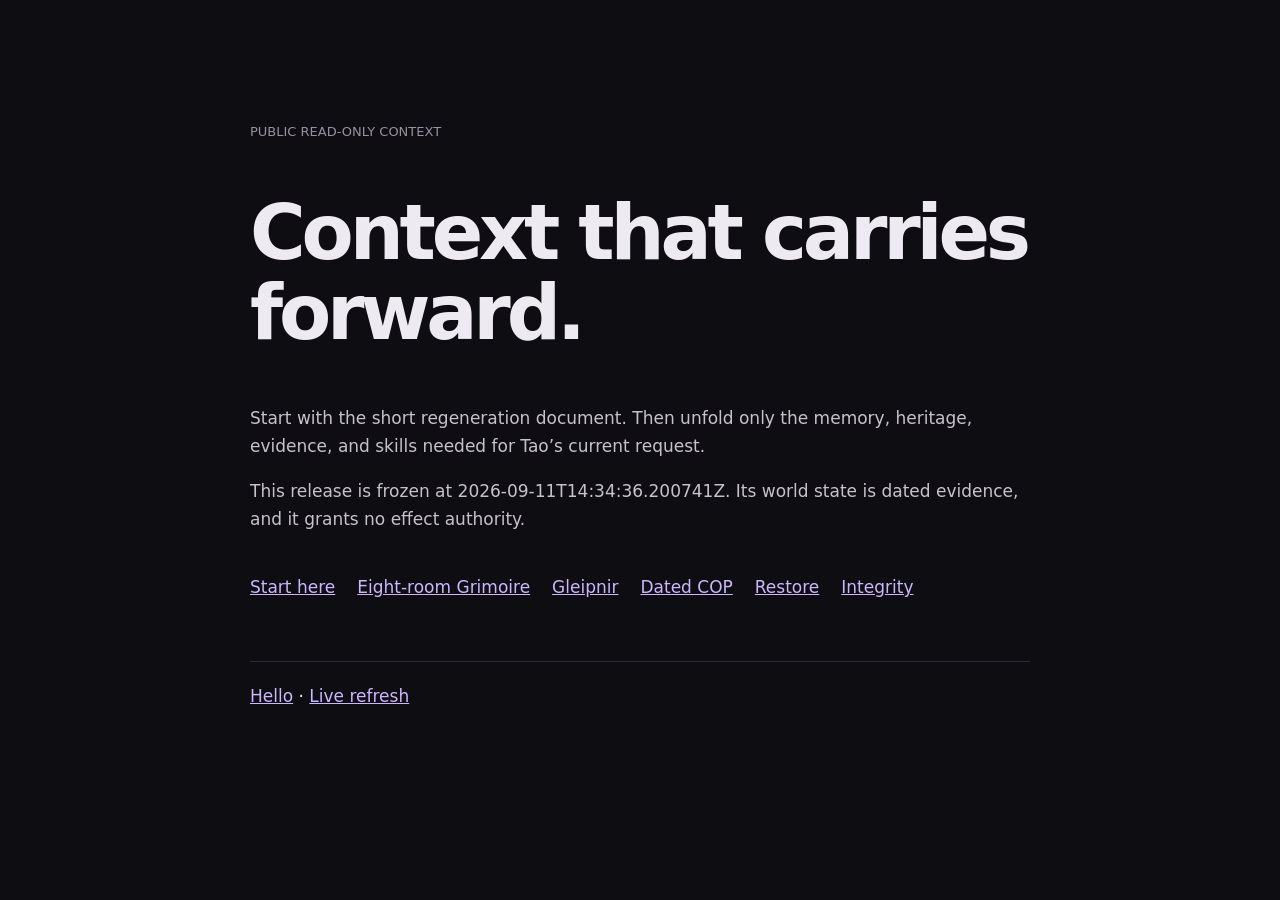
<file: releases/20260911T143800Z/agents.html>
<!doctype html><html lang="en"><head><meta charset="utf-8"><meta name="viewport" content="width=device-width,initial-scale=1"><title>For LLMs · Worldweaver</title><style>body{background:#0e0d11;color:#eeeaf2;font:17px/1.65 system-ui,sans-serif;margin:0}main{max-width:780px;margin:auto;padding:12vh 7vw}h1{font-size:clamp(42px,8vw,76px);line-height:1.05;letter-spacing:-.055em}a{color:#cab7ff}p{color:#c7c1cc}.meta{font-size:13px;color:#98919f}nav{display:flex;gap:22px;flex-wrap:wrap;margin-top:40px}footer{border-top:1px solid #302a36;margin-top:60px;padding-top:20px}</style></head><body><main><p class="meta">PUBLIC READ-ONLY CONTEXT</p><h1>Context that carries forward.</h1><p>Start with the short regeneration document. Then unfold only the memory, heritage, evidence, and skills needed for Tao’s current request.</p><p>This release is frozen at 2026-09-11T14:34:36.200741Z. Its world state is dated evidence, and it grants no effect authority.</p><nav><a href="rehydrate.md">Start here</a><a href="grimoire.json">Eight-room Grimoire</a><a href="architecture.md">Gleipnir</a><a href="cop.md">Dated COP</a><a href="restore.md">Restore</a><a href="release.json">Integrity</a></nav><footer><a href="index.html">Hello</a> · <a href="https://worldweaver.dev/cop.md">Live refresh</a></footer></main></body></html>
</file>
<file: cards/cards.css>
@charset "UTF-8";
:root{color-scheme:dark;--bg:#111113;--panel:#19191c;--raised:#212124;--line:#353438;--line-soft:#29282d;--text:#f0ece3;--muted:#aaa5a4;--dim:#797576;--red:#d74e58;--red-light:#ff9ca3;--gold:#ddba77;--serif:Georgia,"Times New Roman",serif;--sans:system-ui,-apple-system,BlinkMacSystemFont,"Segoe UI",sans-serif;--mono:ui-monospace,SFMono-Regular,Consolas,monospace;font-family:var(--sans);background:var(--bg);color:var(--text);scroll-behavior:smooth;scroll-padding-top:24px}

*{box-sizing:border-box}
body{margin:0;background:radial-gradient(ellipse at 88% 9%,#431e242b,transparent 36%),var(--bg)}
button,input,select,textarea{font:inherit}
button,a,summary{-webkit-tap-highlight-color:transparent}
button{cursor:pointer}
button:disabled{cursor:default;opacity:.48}
a{color:inherit;text-underline-offset:4px}
button,input,select,summary,a{outline-offset:5px}
a:focus-visible,button:focus-visible,summary:focus-visible,input:focus-visible,select:focus-visible,textarea:focus-visible{outline:2px solid var(--red-light)}
button{color:inherit}
button:disabled:hover{transform:none}
p{line-height:1.65}
h1,h2,h3,p{margin-top:0}
h1,h2,h3{font-weight:500}
button{border-radius:0}
::selection{background:#7e303b;color:#fff}
[hidden]{display:none!important}
.wrap{width:min(1440px,calc(100% - 96px));margin-inline:auto}
.skip-link{position:fixed;left:20px;top:-80px;z-index:20;background:var(--text);color:var(--bg);padding:12px}
.skip-link:focus{top:12px}
.site-header{display:flex;align-items:center;justify-content:space-between;gap:24px;padding:28px 0;border-bottom:1px solid var(--line)}
.wordmark{display:flex;align-items:center;gap:12px;font-size:12px;letter-spacing:.18em;font-weight:700;text-decoration:none}
.brand-glyph{font-size:33px;color:var(--red);font-weight:400;line-height:1}
.wordmark-sub{display:block;font:9px var(--mono);letter-spacing:.22em;margin-top:5px;color:var(--muted)}
nav{display:flex;gap:29px;font-size:12px}
nav a{color:var(--muted);text-decoration:none}
nav a:hover{color:var(--text)}
#nav-hand-count{margin-left:4px;font:10px var(--mono);color:var(--red-light)}
.edition{font:10px var(--mono);letter-spacing:.09em;color:var(--dim)}
.hero{display:grid;grid-template-columns:1.2fr .8fr;align-items:center;min-height:475px;gap:40px;padding:72px 0 62px}
.eyebrow{font:10px/1.5 var(--mono);letter-spacing:.16em;color:var(--muted);margin-bottom:18px}
.red-dot{display:inline-block;background:var(--red);height:5px;width:5px;margin:0 8px 2px 0}
.hero h1{font-family:var(--serif);font-size:clamp(48px,5.7vw,82px);line-height:1.04;letter-spacing:-.045em;margin:0 0 24px}
.hero h1 em{color:var(--red-light);font-weight:400}
.hero-description{max-width:555px;color:var(--muted);font-size:14px;line-height:1.85;margin-bottom:27px}
.button{display:inline-flex;align-items:center;justify-content:center;gap:28px;border:1px solid #6b4b4f;background:#322226;padding:12px 17px;text-decoration:none;font-size:12px;font-weight:500;line-height:1.2;min-height:42px}
.button:hover{border-color:var(--red-light);background:#46282f}
.primary{background:var(--red);border-color:var(--red);color:#100d0e;font-weight:650}
.primary:hover{background:#ee7079;border-color:#ee7079}
.hero-note{font:9px var(--mono);display:inline-block;color:var(--dim);margin-left:18px}
.hero-emblem{height:320px;position:relative;display:grid;place-items:center}
.orbit{position:absolute;border:1px solid #724c5033;border-radius:50%;height:310px;width:310px}
.orbit-two{height:370px;width:370px;border-style:dashed;opacity:.55}
.orbit-label{position:absolute;font:8px var(--mono);letter-spacing:.18em;color:#967f80}
.label-top{top:-24px}
.label-bottom{bottom:-24px}
.emblem-card{position:absolute;width:188px;height:266px;border:1px solid #795053;background:linear-gradient(160deg,#332024,#151417);box-shadow:0 15px 45px #0005}
.emblem-back{transform:rotate(-13deg) translateX(-17px);border-color:#4f373b;background:#20191c}
.emblem-front{transform:rotate(7deg);display:flex;flex-direction:column;align-items:center;justify-content:space-between;padding:18px 10px 21px}
.emblem-front::after{content:"";position:absolute;inset:6px;border:1px solid #69414866;pointer-events:none}
.emblem-index{font:9px var(--mono);letter-spacing:.2em;color:var(--red-light);align-self:flex-start;padding-left:6px}
.emblem-title{font:17px var(--serif);letter-spacing:.12em}
.emblem-caption{font:6px var(--mono);letter-spacing:.12em;color:#a48c8f;margin-top:-12px}
.sigil{width:86px;height:86px;position:relative;margin:15px;transform:rotate(45deg);border:1px solid #be7a826b}
.sigil::before,.sigil::after{content:"";position:absolute;inset:12px;border:1px solid #e3a1a999}
.sigil::before{transform:rotate(45deg)}
.sigil::after{inset:27px;transform:rotate(45deg);background:#8f394542}
.sigil span{position:absolute;inset:40px -15px;border-top:1px solid #ba626d}
.sigil span:nth-child(2){transform:rotate(90deg)}
.sigil span:nth-child(3){transform:rotate(45deg)}
.coverage-bar{display:grid;grid-template-columns:1fr 1fr 1.3fr 1.5fr;border-top:1px solid var(--line);border-bottom:1px solid var(--line);padding:23px 0;gap:24px}
.coverage-bar>div{display:flex;align-items:baseline;gap:12px;border-right:1px solid var(--line)}
.coverage-bar strong{font:29px var(--serif);letter-spacing:-.04em}
.coverage-bar span{font:10px/1.5 var(--mono);color:var(--muted)}
.coverage-bar p{font:10px/1.7 var(--mono);color:var(--text);margin:0;text-align:right}
.coverage-bar p span{color:var(--dim)}
.section-block{padding:48px 0;scroll-margin-top:10px}
.section-heading{display:flex;justify-content:space-between;align-items:center;gap:20px}
.section-heading .eyebrow{margin-bottom:9px}
.section-heading h2{font:32px/1.2 var(--serif);letter-spacing:-.02em;margin-bottom:0}
.count-label{vertical-align:middle;margin-left:14px;font:11px var(--mono);color:var(--red-light)}
.section-actions{display:flex;gap:20px}
.text-button{border:0;background:none;padding:8px 0;font:10px var(--mono);color:var(--muted);text-decoration:underline;text-underline-offset:4px}
.text-button:hover{color:var(--text)}
.text-link{font:10px/1.6 var(--mono);color:var(--muted)}
.section-intro{font-size:12px;color:var(--muted);margin:14px 0 24px}
.hand-grid{display:grid;grid-template-columns:repeat(8,minmax(0,1fr));gap:10px;list-style:none;padding:0;margin:0}
.hand-slot{position:relative;min-height:137px;display:flex;border:1px solid #543b40;background:linear-gradient(145deg,#2c2025,#1a181c);min-width:0}
.hand-card-button{display:flex;flex:1;flex-direction:column;align-items:flex-start;justify-content:space-between;text-align:left;width:100%;padding:12px 12px 15px;border:0;background:none;min-width:0}
.hand-card-button:hover{background:#61303933}
.hand-number{font:9px var(--mono);color:var(--red-light);margin-bottom:20px}
.hand-card-name{font:17px/1.15 var(--serif);overflow-wrap:anywhere;letter-spacing:-.02em}
.hand-card-id{font:8px/1.4 var(--mono);color:var(--muted);overflow-wrap:anywhere;margin-top:10px}
.remove-hand{position:absolute;right:4px;top:4px;border:0;background:transparent;color:var(--muted);font-size:17px;padding:3px 8px;min-height:28px}
.remove-hand:hover{color:var(--red-light)}
.hand-empty{border:1px dashed var(--line);background:none;display:flex;align-items:center;justify-content:center;flex-direction:column;gap:10px;min-height:137px}
.hand-empty span{font:18px var(--serif);color:var(--dim)}
.hand-empty a{font:8px var(--mono);color:var(--dim);text-decoration:none}
.hand-empty a:hover{color:var(--text)}
.hand-boundary{font:9px/1.7 var(--mono);color:var(--dim);margin:14px 0 0}
.hand-boundary span{color:var(--red-light);margin-right:7px}
.library-section{border-top:1px solid var(--line)}
.heading-period{color:var(--red)}
.filters{display:grid;grid-template-columns:2.2fr 1fr 1fr 1.1fr;gap:16px;margin-top:30px;align-items:end}
.filters label{display:block;font:9px var(--mono);text-transform:uppercase;letter-spacing:.1em;color:var(--muted);margin-bottom:9px}
.filters input,.filters select{width:100%;height:44px;min-width:0;border:1px solid var(--line);background:#18181b;color:var(--text);font-size:12px;border-radius:0;padding:0 12px}
.filters input{padding-left:37px}
.filters input::placeholder{color:var(--dim)}
.filters select{padding-right:25px}
.search-input{position:relative}
.search-input>span{position:absolute;left:12px;top:7px;font-size:23px;color:var(--muted);line-height:1}
.results-line{display:flex;align-items:center;gap:18px;min-height:63px;color:var(--dim);font:10px var(--mono)}
.results-line p{margin:0;color:var(--muted);font:10px var(--mono)}
.results-hint{margin-left:auto;font-size:9px}
.card-grid{display:grid;grid-template-columns:repeat(4,minmax(0,1fr));gap:18px}
.atlas-card{border:1px solid var(--line);background:linear-gradient(135deg,#232125,#19191c 65%);display:flex;flex-direction:column;min-width:0;transition:border-color .2s,transform .2s;position:relative}
.atlas-card:hover{border-color:#876067;transform:translateY(-3px)}
.atlas-card.in-hand{border-color:#86505c}
.card-open{text-decoration:none;color:inherit;border:0;background:none;display:flex;flex-direction:column;text-align:left;width:100%;padding:0;flex:1}
.card-topline{padding:14px 15px 10px;display:flex;justify-content:space-between;align-items:flex-start;gap:12px;width:100%;font:8px/1.5 var(--mono);letter-spacing:.06em;color:var(--muted)}
.card-id{color:var(--red-light);overflow-wrap:anywhere}
.card-kind{text-transform:uppercase;text-align:right;overflow-wrap:anywhere}
.card-visual{height:114px;width:calc(100% - 24px);margin:0 12px;position:relative;display:grid;place-items:center;overflow:hidden;background:radial-gradient(ellipse at 50% 40%,#6c35432b,transparent 70%),#161518;border:1px solid #3c3036}
.card-visual::before{content:"";height:74px;width:74px;border:1px solid #92546455;border-radius:50%;position:absolute}
.card-visual::after{content:"";position:absolute;width:94px;height:1px;background:linear-gradient(90deg,transparent,#85556566,transparent)}
.card-visual .sigil{width:40px;height:40px;margin:0;border-color:#b1767f75}
.card-visual .sigil::before{inset:6px}
.card-visual .sigil::after{inset:13px}
.card-visual .sigil span{inset:18px -8px;border-color:#ba7a8566}
.visual-index{position:absolute;left:8px;bottom:7px;font:7px var(--mono);color:#968488}
.art-pending{position:absolute;right:7px;bottom:7px;font:7px var(--mono);letter-spacing:.09em;color:#968488;text-transform:uppercase}
.card-body{padding:17px 16px 12px;width:100%}
.card-deck{font:8px/1.5 var(--mono);text-transform:uppercase;letter-spacing:.1em;color:var(--red-light);margin-bottom:9px;display:block}
.card-body h3{font:25px/1.05 var(--serif);letter-spacing:-.025em;margin-bottom:12px;overflow-wrap:anywhere}
.card-summary{font-size:11px;line-height:1.75;color:var(--muted);margin:0;display:-webkit-box;-webkit-line-clamp:3;-webkit-box-orient:vertical;overflow:hidden}
.card-statuses{display:flex;flex-wrap:wrap;gap:5px;padding:0 16px 14px}
.status-tag{font:8px/1.5 var(--mono);letter-spacing:.035em;display:inline-block;color:var(--muted);border:1px solid #454047;padding:3px 6px;overflow-wrap:anywhere}
.status-tag.full{color:var(--gold);border-color:#61543f}
.status-tag.index{color:#b6a5c5;border-color:#574960}
.card-actions{border-top:1px solid var(--line-soft);display:flex;justify-content:space-between;align-items:center;padding:10px 15px;gap:12px;margin-top:auto}
.card-actions .text-button{font-size:9px;text-decoration:none}
.inspect-label{font:8px var(--mono);color:var(--dim)}
.card-actions .in-hand-label{color:var(--red-light)}
.empty-results,.load-error{padding:45px;border:1px solid var(--line);text-align:center;background:var(--panel)}
.empty-results>span{font:45px var(--serif);color:var(--dim);display:block;margin-bottom:15px}
.empty-results h3,.load-error h3{font:25px var(--serif);margin-bottom:10px}
.empty-results p,.load-error p{font-size:13px;color:var(--muted)}
.load-error{border-color:#713f46;margin-bottom:20px}
.core-section{border-top:1px solid var(--line)}
.core-grid{display:grid;grid-template-columns:repeat(4,minmax(0,1fr));gap:12px}
.core-view{border:1px solid var(--line);padding:16px;background:#19181b;min-width:0}
.core-view summary{list-style:none;cursor:pointer;position:relative;padding-right:16px}
.core-view summary::-webkit-details-marker{display:none}
.core-view summary::after{content:"+";position:absolute;right:0;top:2px;color:var(--red-light);font:17px var(--mono)}
.core-view[open] summary::after{content:"−"}
.core-view .view-number{font:9px var(--mono);color:var(--red-light);display:block;margin-bottom:14px}
.core-view .view-name{font:20px/1.2 var(--serif);display:block}
.core-view p{color:var(--muted);font-size:11px;margin:14px 0 0}
.core-view ul{font:10px/1.8 var(--mono);padding-left:17px;overflow-wrap:anywhere}
.battlefield{border-top:1px solid var(--line)}
.battlefield-empty{display:flex;align-items:center;gap:28px;margin-top:27px;padding:32px;background:repeating-linear-gradient(135deg,transparent,transparent 9px,#34303716 9px,#34303716 10px),#171619;border:1px dashed #4b3c42}
.empty-marker{font:57px var(--serif);color:#73515b;align-self:flex-start}
.battlefield-empty h3{font:24px var(--serif);margin-bottom:10px}
.battlefield-empty p{font-size:12px;color:var(--muted);margin-bottom:9px;max-width:700px}
.battlefield-empty p.small{font:10px/1.8 var(--mono);color:var(--dim);margin-bottom:0}
.battlefield-count{font:70px var(--serif);color:#48373d;margin-left:auto}
.site-footer{display:flex;justify-content:space-between;gap:30px;border-top:1px solid var(--line);padding:27px 0 42px}
.footer-brand{font:10px var(--mono);letter-spacing:.16em;text-decoration:none}
.site-footer p{font:10px/1.6 var(--mono);color:var(--dim);margin:10px 0}
.footer-source{display:flex;flex-direction:column;align-items:flex-end;gap:8px;font:9px/1.5 var(--mono);color:var(--dim);text-align:right;overflow-wrap:anywhere;min-width:0}
.footer-source a{color:var(--muted)}
dialog{padding:0;width:min(960px,calc(100% - 40px));max-height:calc(100dvh - 48px);border:1px solid #6c4752;color:var(--text);background:#1b191d;box-shadow:0 35px 130px #000a;overflow:auto}
dialog::backdrop{background:#09080bd9;backdrop-filter:blur(7px)}
.dialog-toolbar{display:flex;justify-content:space-between;align-items:center;padding:16px 24px;border-bottom:1px solid var(--line);background:#1b191d;position:sticky;top:0;z-index:2}
.dialog-toolbar .eyebrow{margin:0;color:var(--dim)}
.close-button{border:0;background:none;font:10px var(--mono);padding:7px;color:var(--muted)}
.close-button span{font-size:22px;margin-left:9px;vertical-align:-2px;color:var(--text)}
.detail-layout{display:grid;grid-template-columns:225px minmax(0,1fr);gap:30px;padding:30px}
.detail-sidebar{min-width:0}
.detail-sidebar .card-visual{width:100%;height:255px;margin:0;border-color:#68444e}
.detail-sidebar .card-visual .sigil{height:80px;width:80px}
.detail-sidebar .card-visual .sigil::before{inset:12px}
.detail-sidebar .card-visual .sigil::after{inset:26px}
.detail-sidebar .card-visual .sigil span{inset:39px -15px}
.detail-sidebar .card-visual::before{height:155px;width:155px}
.detail-sidebar .card-visual::after{width:180px}
.detail-sidebar .button{width:100%;margin-top:13px;gap:10px}
.detail-smallnote{font:9px/1.8 var(--mono);color:var(--dim);margin:15px 0 0}
.detail-content{min-width:0}
.detail-content .card-deck{margin-top:2px;font-size:10px}
.detail-content h2{font:44px/1.08 var(--serif);letter-spacing:-.03em;overflow-wrap:anywhere;margin:10px 0 9px}
.detail-type{color:var(--muted);font:10px/1.7 var(--mono);margin-bottom:17px;overflow-wrap:anywhere}
.detail-summary{font-size:14px;color:#c9c1c0;line-height:1.8;margin-bottom:20px}
.detail-content .card-statuses{padding:0 0 21px}
.detail-myth{border-left:2px solid #89505d;padding-left:16px;margin:2px 0 24px;font:italic 19px/1.5 var(--serif);color:#dbc5cb}
.detail-section{border-top:1px solid var(--line);padding:16px 0}
.detail-section summary{cursor:pointer;list-style:none;display:flex;justify-content:space-between;gap:18px;font:19px var(--serif)}
.detail-section summary::-webkit-details-marker{display:none}
.detail-section summary::after{content:"+";font:17px var(--mono);color:var(--red-light)}
.detail-section[open] summary::after{content:"−"}
.detail-section p,.detail-section li{font-size:12px;line-height:1.8;color:var(--muted);overflow-wrap:anywhere}
.detail-section>p{margin:14px 0 0}
.detail-section dl{margin:17px 0 5px}
.detail-section dt{font:9px var(--mono);text-transform:uppercase;letter-spacing:.08em;color:var(--red-light);margin-top:14px}
.detail-section dd{font-size:12px;line-height:1.75;color:var(--muted);margin:6px 0 0;white-space:pre-wrap;overflow-wrap:anywhere}
.detail-section ul{padding-left:18px;margin-bottom:0}
.detail-section a{color:var(--text)}
.detail-section .runtime-note{padding:11px 12px;background:#2b2026;color:var(--red-light);font:10px/1.8 var(--mono)}
.art-prompt{padding:15px;background:#141316;border:1px solid var(--line);white-space:pre-wrap}
.contract-summary-label{min-width:0}
.contract-status{display:block;margin-top:6px;font:9px/1.7 var(--mono);color:var(--gold);letter-spacing:.025em}
.contract-block{margin-top:22px;min-width:0}
.contract-block h3{margin:0 0 8px;font:11px/1.5 var(--mono);color:var(--text);letter-spacing:.025em}
.contract-block p{margin:0;white-space:pre-wrap}
.contract-block ul,.contract-block ol{padding-left:20px;margin:0}
.contract-block li+li{margin-top:7px}
.contract-procedure li{padding-left:4px}
.contract-procedure li::marker{color:var(--red-light);font-family:var(--mono)}
.contract-example{padding:17px;border:1px solid #55404a;background:#211b20}
.contract-example dl{margin:0}
.contract-example dt{font-size:10px}
.contract-role-grid{display:grid;grid-template-columns:repeat(2,minmax(0,1fr));gap:20px;margin-top:22px}
.contract-role-grid .contract-block{border-left:2px solid #704a58;padding-left:13px;margin:0}
.contract-evolution{border-top:1px dashed #54424b;margin-top:22px}
@media(max-width:760px){.contract-role-grid{grid-template-columns:1fr;gap:18px}.contract-status{font-size:9px}.contract-example{padding:14px}}
.related-links{display:flex;flex-wrap:wrap;gap:8px;margin-top:16px}
.related-link{font:10px/1.6 var(--mono);border:1px solid #55434b;background:#292026;padding:7px 10px;text-align:left}
.related-link:hover{border-color:var(--red-light)}
.capsule-fallback{width:100%;min-height:200px;resize:vertical;margin-top:16px;font:10px/1.7 var(--mono);background:#111014;color:var(--text);border:1px solid #6b4b53;padding:12px}
.toast{position:fixed;z-index:10;left:50%;bottom:22px;transform:translateX(-50%);max-width:min(480px,calc(100% - 32px));width:max-content;padding:13px 18px;margin:0;border:1px solid #8e5562;box-shadow:0 8px 40px #0008;background:#35262e;color:var(--text);font:11px/1.6 var(--mono)}
body:has(dialog[open]){overflow:hidden}
.copy-feedback{font:10px/1.7 var(--mono);color:var(--red-light);margin-top:12px}

@media(min-width:1600px){.hero{min-height:525px}
.card-grid{grid-template-columns:repeat(5,minmax(0,1fr))}
}

@media(max-width:1100px){.wrap{width:calc(100% - 56px)}
.edition{display:none}
.hero{gap:20px}
.hero-note{display:block;margin:15px 0 0}
.coverage-bar{grid-template-columns:1fr 1fr 1.3fr}
.coverage-bar p{grid-column:1/-1;text-align:left;border-top:1px solid var(--line-soft);padding-top:15px}
.coverage-bar>div:nth-child(3){border:0}
.coverage-bar p br{display:none}
.coverage-bar p span{margin-left:7px}
.hand-grid{grid-template-columns:repeat(4,minmax(0,1fr))}
.hand-slot,.hand-empty{min-height:119px}
.hand-number{margin-bottom:13px}
.card-grid{grid-template-columns:repeat(3,minmax(0,1fr))}
.core-grid{grid-template-columns:repeat(2,minmax(0,1fr))}
.filters{grid-template-columns:1.7fr 1fr 1fr}
.search-field{grid-column:1/-1}
.hero-emblem{transform:scale(.9)}
.battlefield-count{font-size:54px}
.detail-layout{grid-template-columns:190px minmax(0,1fr);gap:23px;padding:24px}
.detail-sidebar .card-visual{height:225px}
}

@media(max-width:760px){.wrap{width:calc(100% - 40px)}
.site-header{padding:21px 0;gap:20px}
.wordmark{font-size:10px;letter-spacing:.12em}
.wordmark-sub{font-size:7px}
.brand-glyph{font-size:27px}
nav{gap:14px;font-size:10px}
nav a:last-child{display:none}
.hero{grid-template-columns:1fr;min-height:0;padding:48px 0 35px}
.hero h1{font-size:59px}
.hero-description{max-width:500px;font-size:13px}
.hero-emblem{display:none}
.hero-note{display:inline-block;margin:0 0 0 14px;font-size:8px}
.coverage-bar{gap:13px;padding:20px 0}
.coverage-bar>div{display:block;padding-right:8px}
.coverage-bar strong{font-size:29px;display:block}
.coverage-bar span{font-size:8px;display:block;margin-top:5px}
.coverage-bar p{font-size:8px;padding-top:12px}
.coverage-bar p span{display:inline;font-size:8px;margin-left:0}
.section-block{padding:35px 0}
.section-heading{align-items:flex-start;flex-wrap:wrap;gap:14px}
.section-heading h2{font-size:28px}
.section-heading .eyebrow{font-size:8px}
.section-intro{font-size:11px;line-height:1.8}
.section-actions{gap:18px}
.text-button{font-size:9px}
.count-label{font-size:10px;margin-left:8px}
.hand-grid{gap:8px}
.hand-card-button{padding:10px}
.hand-card-name{font-size:17px}
.hand-card-id{font-size:7px}
.hand-slot,.hand-empty{min-height:127px}
.filters{grid-template-columns:repeat(3,minmax(0,1fr));gap:10px;margin-top:24px}
.filters label{font-size:8px}
.filters input,.filters select{font-size:11px}
.filters select{padding-left:7px;padding-right:15px}
.results-hint{display:none}
.results-line{min-height:57px}
.card-grid{grid-template-columns:repeat(2,minmax(0,1fr));gap:13px}
.card-body{padding:14px 12px 11px}
.card-body h3{font-size:24px}
.card-summary{font-size:11px}
.card-topline{padding:12px 11px 9px;gap:7px;font-size:7px}
.card-visual{height:106px;width:calc(100% - 18px);margin:0 9px}
.card-deck{font-size:7px}
.card-statuses{padding:0 12px 12px;gap:5px}
.status-tag{font-size:7px}
.card-actions{padding:9px 11px}
.inspect-label{display:none}
.card-actions .text-button{font-size:9px}
.core-view{padding:14px}
.core-view .view-name{font-size:20px}
.battlefield-empty{padding:21px;gap:17px;align-items:flex-start}
.empty-marker{font-size:40px}
.battlefield-empty h3{font-size:22px}
.battlefield-empty p{font-size:11px}
.battlefield-count{display:none}
.site-footer{display:block;padding-top:23px}
.footer-source{align-items:flex-start;text-align:left;margin-top:22px}
.detail-layout{grid-template-columns:1fr;gap:20px;padding:22px}
.detail-sidebar{display:grid;grid-template-columns:1fr 1fr;gap:10px}
.detail-sidebar .card-visual{display:none}
.detail-sidebar .button{margin:0;font-size:11px}
.detail-smallnote{grid-column:1/-1;margin:2px 0 0;font-size:8px}
.detail-content h2{font-size:39px}
.detail-summary{font-size:13px}
.dialog-toolbar{padding:12px 16px}
dialog{width:calc(100% - 24px);max-height:calc(100dvh - 24px)}
.detail-myth{font-size:18px}
.detail-content .card-deck{font-size:9px}
.detail-content .status-tag{font-size:8px}
}

@media(max-width:420px){.wrap{width:calc(100% - 30px)}
nav{gap:10px}
.hero h1{font-size:49px}
.hero-note{display:block;margin:14px 0 0}
.hand-grid{grid-template-columns:repeat(2,minmax(0,1fr))}
.hand-slot,.hand-empty{min-height:100px}
.hand-number{margin-bottom:10px}
.hand-card-id{font-size:8px}
.card-grid{gap:9px}
.card-body h3{font-size:22px}
.card-visual{height:90px}
.card-kind{font-size:6px}
.card-id{font-size:7px}
.card-body{padding:12px 10px 10px}
.card-summary{font-size:10px}
.card-statuses{padding:0 10px 10px}
.status-tag{font-size:6.5px}
.art-pending,.visual-index{font-size:6px}
.core-grid{grid-template-columns:1fr}
.battlefield-empty{padding:17px}
.empty-marker{display:none}
.coverage-bar strong{font-size:26px}
.coverage-bar span{font-size:7px}
.filters label{font-size:7px}
.filters select{font-size:10px}
.detail-content h2{font-size:33px}
}

@media(prefers-reduced-motion:reduce){:root{scroll-behavior:auto}
*,*::before,*::after{transition:none!important;animation:none!important}
}

/* Keep evidence labels legible when cards become narrow. */
.status-tag{font-size:9px}
.card-topline{font-size:9px}
.card-deck{font-size:9px}
.card-summary{font-size:12px}
.card-actions .text-button{font-size:10px}
@media(max-width:760px){
  .card-kind,.card-id,.card-deck,.status-tag{font-size:9px}
  .card-summary{font-size:11px}
  .card-statuses{gap:5px}
  .filters label{font-size:9px}
  .detail-content .status-tag{font-size:9px}
}
</file>
<file: cards/battlefield/battlefield.css>
@charset "UTF-8";
:root{color-scheme:dark;--bg:#0b0b0d;--panel:#151519;--raised:#1b1a1f;--ink:#f2eee5;--muted:#aaa4a4;--dim:#716d70;--line:#343139;--red:#d44b57;--red2:#ff929c;--gold:#dab976;--green:#8dbb9a;--blue:#8baec6;--violet:#ac94c2;--serif:Georgia,"Times New Roman",serif;--sans:system-ui,-apple-system,"Segoe UI",sans-serif;--mono:ui-monospace,SFMono-Regular,Consolas,monospace;font-family:var(--sans);background:var(--bg);color:var(--ink);scroll-behavior:smooth}
*{box-sizing:border-box}body{margin:0;background:radial-gradient(circle at 76% 4%,#59232e2b,transparent 28%),linear-gradient(180deg,#0d0c0f,#0b0b0d 56%);min-height:100vh}button{font:inherit;color:inherit}button,a{-webkit-tap-highlight-color:transparent;outline-offset:5px}button{cursor:pointer}a{color:inherit;text-underline-offset:4px}a:focus-visible,button:focus-visible{outline:2px solid var(--red2)}h1,h2,h3,p{margin-top:0}[hidden]{display:none!important}.shell{width:min(1480px,calc(100% - 88px));margin-inline:auto}.skip-link{position:fixed;top:-60px;left:18px;z-index:30;background:var(--ink);color:var(--bg);padding:10px}.skip-link:focus{top:12px}.site-header{height:92px;display:flex;align-items:center;justify-content:space-between;gap:24px;border-bottom:1px solid var(--line)}.wordmark{display:flex;align-items:center;gap:12px;text-decoration:none;font:11px var(--mono);letter-spacing:.15em}.wordmark>span{font-size:31px;color:var(--red)}.wordmark small{display:block;color:var(--muted);font-size:8px;margin-top:4px;letter-spacing:.21em}.site-header nav{display:flex;gap:28px}.site-header nav a{font:10px var(--mono);color:var(--muted);text-decoration:none}.site-header nav a:hover{color:var(--ink)}.edition{font:9px var(--mono);color:var(--dim);letter-spacing:.1em}.hero{min-height:530px;display:grid;grid-template-columns:1.08fr .92fr;gap:72px;align-items:center;padding:76px 0 62px}.eyebrow{font:9px/1.5 var(--mono);letter-spacing:.17em;color:var(--muted);margin-bottom:16px}.hero .eyebrow span{display:inline-block;width:5px;height:5px;background:var(--red);margin:0 8px 1px 0}.hero h1{font:clamp(47px,5.5vw,82px)/1.03 var(--serif);letter-spacing:-.045em;margin-bottom:24px}.hero h1 em{font-weight:400;color:var(--red2)}.lede{max-width:690px;color:#c3bcba;font-size:14px;line-height:1.85;margin-bottom:24px}.truth-line{display:flex;align-items:center;gap:14px;font:9px var(--mono);color:var(--dim)}.truth{display:inline-flex;border:1px solid var(--line);padding:5px 8px;letter-spacing:.08em;color:var(--muted)}.truth.verified,.truth.observed,.truth.current{border-color:#496354;color:#a9d1b3}.truth.unknown,.truth.hold,.truth.unverified{border-color:#69444b;color:#ef9da7}.truth.historical,.truth.test{border-color:#5b5368;color:#bea9d1}.field-map{position:relative;min-height:370px;border:1px solid #3c343c;background:radial-gradient(circle at center,#69283422,transparent 29%),repeating-radial-gradient(circle at center,transparent 0,transparent 57px,#392d351f 58px,#392d351f 59px);overflow:hidden}.field-map::before,.field-map::after{content:"";position:absolute;left:50%;top:50%;width:68%;height:1px;background:#6b3d4742;transform:translate(-50%,-50%) rotate(32deg)}.field-map::after{transform:translate(-50%,-50%) rotate(-32deg)}.field-kicker{position:absolute;left:19px;top:17px;font:8px var(--mono);letter-spacing:.12em;color:var(--dim)}.field-node{position:absolute;padding:7px 9px;border:1px solid #4a3a42;background:#17151a;font:8px var(--mono);letter-spacing:.08em;color:var(--muted);z-index:2}.field-node-battlefield{left:50%;top:13%;transform:translateX(-50%);color:var(--red2);border-color:#754851}.field-node-hand{left:10%;top:47%}.field-node-deck{right:10%;top:47%}.field-node-graveyard{left:20%;bottom:11%}.field-node-exile{right:20%;bottom:11%}.field-core{position:absolute;width:110px;height:110px;left:50%;top:52%;transform:translate(-50%,-50%) rotate(45deg);border:1px solid #8c525e7d}.field-core::before,.field-core::after{content:"";position:absolute;inset:17px;border:1px solid #a7647168}.field-core::after{inset:37px;background:#96384832}.field-core i{position:absolute;left:-32px;right:-32px;top:54px;border-top:1px solid #74434c55}.field-core i:nth-child(2){transform:rotate(60deg)}.field-core i:nth-child(3){transform:rotate(-60deg)}.boundary-band{border-block:1px solid var(--line);background:#111014}.boundary-grid{display:grid;grid-template-columns:1fr 1.4fr 1.25fr 1.25fr;gap:26px;padding:22px 0;align-items:center}.boundary-grid>div{border-right:1px solid var(--line);display:flex;flex-direction:column;gap:7px}.boundary-grid b{font:9px var(--mono);letter-spacing:.12em;color:var(--red2)}.boundary-grid span,.boundary-grid p{font:9px/1.6 var(--mono);color:var(--dim);margin:0}.boundary-grid p{text-align:right}.section{padding:62px 0}.section-heading{display:flex;justify-content:space-between;align-items:end;gap:24px}.section-heading .eyebrow{margin-bottom:9px}.section-heading h2{font:39px/1.1 var(--serif);letter-spacing:-.03em;margin-bottom:0}.section-count{font:10px var(--mono);color:var(--red2);border:1px solid #624049;padding:7px 9px}.section-intro,.zone-note{font-size:12px;color:var(--muted);line-height:1.75}.section-intro{margin:15px 0 28px}.zone-note{max-width:440px;text-align:right;margin:0}.hero-hand{display:grid;grid-template-columns:repeat(8,minmax(0,1fr));gap:12px}.mini-card{position:relative;min-width:0;border:1px solid #493c43;background:linear-gradient(150deg,#282127,#141317 66%);min-height:324px;padding:7px;transition:transform .2s,border-color .2s;display:flex}.mini-card::after{content:"";position:absolute;inset:11px;border:1px solid #4b343b66;pointer-events:none}.mini-card:hover{transform:translateY(-4px);border-color:#8f5a65}.mini-card[data-zone="battlefield"]{border-color:#744750}.mini-card[data-zone="graveyard"]{filter:saturate(.72)}.mini-card[data-zone="exile"]{border-style:dashed;opacity:.84}.card-face{position:relative;z-index:1;display:flex;flex-direction:column;width:100%;border:0;background:transparent;text-align:left;padding:10px;color:inherit}.face-top{display:flex;justify-content:space-between;gap:8px;align-items:start;min-height:48px}.face-name{font:clamp(15px,1.25vw,20px)/1.05 var(--serif);letter-spacing:-.025em;overflow-wrap:anywhere}.face-cost{font:8px/1.4 var(--mono);color:var(--gold);border:1px solid #615139;padding:4px 5px;text-align:right;max-width:46%;overflow-wrap:anywhere}.face-art{height:76px;margin:9px 0;position:relative;overflow:hidden;border:1px solid #4b343c;background:radial-gradient(circle at center,#8c3b4b38,transparent 50%),repeating-linear-gradient(135deg,transparent,transparent 9px,#70404a17 10px,#70404a17 11px)}.face-art::before{content:"";position:absolute;width:48px;height:48px;border:1px solid #ab697760;left:50%;top:50%;transform:translate(-50%,-50%) rotate(45deg)}.face-art::after{content:"";position:absolute;left:12%;right:12%;top:50%;height:1px;background:#b96f7b55}.face-type{font:8px/1.5 var(--mono);letter-spacing:.05em;color:var(--muted);border-block:1px solid #3d3339;padding:6px 0;overflow-wrap:anywhere}.face-abilities{display:flex;flex-direction:column;gap:7px;margin:9px 0;min-height:74px}.face-ability{font:9px/1.45 var(--sans);color:#c5bdba;display:-webkit-box;-webkit-line-clamp:3;-webkit-box-orient:vertical;overflow:hidden}.face-ability b{color:var(--ink);font-weight:600}.face-flavor{font:italic 10px/1.45 var(--serif);color:#a99095;margin:auto 0 8px;display:-webkit-box;-webkit-line-clamp:2;-webkit-box-orient:vertical;overflow:hidden}.face-bottom{display:flex;align-items:end;justify-content:space-between;gap:7px}.face-zone{font:7px var(--mono);letter-spacing:.08em;color:var(--red2);text-transform:uppercase}.face-stats{display:flex;gap:4px;flex-wrap:wrap;justify-content:end}.stat{border:1px solid #534047;padding:3px 4px;font:7px var(--mono);color:var(--muted)}.zone-section{border-top:1px solid var(--line);background:#0e0d10}.zone-board{display:grid;grid-template-columns:repeat(12,minmax(0,1fr));gap:18px;margin-top:28px}.zone-lane{grid-column:span 4;min-width:0;border-top:2px solid #5c4149;background:#141317;padding:21px}.zone-lane[data-zone="battlefield"],.zone-lane[data-zone="hand"]{grid-column:span 6}.zone-lane[data-zone="exile"]{border-top-style:dashed}.zone-lane-head{display:flex;justify-content:space-between;align-items:start;gap:18px;padding-bottom:17px;border-bottom:1px solid var(--line)}.zone-lane h3{font:24px var(--serif);margin:0}.zone-lane p{font:10px/1.65 var(--mono);color:var(--dim);margin:7px 0 0}.zone-total{font:24px var(--serif);color:#84606a}.zone-truth{display:block;margin-top:7px;color:var(--red2);font:8px var(--mono)}.zone-cards{display:grid;grid-template-columns:repeat(2,minmax(0,1fr));gap:8px;margin-top:16px}.zone-chip{border:1px solid #38333a;background:#19181c;color:var(--muted);font:9px/1.4 var(--mono);padding:9px;text-align:left;overflow-wrap:anywhere}.zone-chip:hover{color:var(--ink);border-color:#77505a}.zone-empty{grid-column:1/-1;border:1px dashed #343039;padding:19px;font:9px/1.6 var(--mono);color:var(--dim)}.orchestration{border-top:1px solid var(--line)}.orchestration-grid{display:grid;grid-template-columns:1.15fr .85fr .85fr;gap:17px;margin-top:28px}.orchestration article{border:1px solid var(--line);background:linear-gradient(145deg,#1a181d,#111014);padding:23px;min-width:0}.orchestration h3{font:22px var(--serif);margin-bottom:18px}.data-list{display:grid;gap:10px}.data-item{border-left:2px solid #724651;padding-left:12px}.data-item b{display:block;font:9px/1.5 var(--mono);color:var(--ink);overflow-wrap:anywhere}.data-item span,.data-item p{font:9px/1.65 var(--mono);color:var(--muted);margin:4px 0 0;overflow-wrap:anywhere}.pending{font:10px/1.7 var(--mono);color:var(--dim)}.load-error{margin-top:40px;padding:30px;border:1px solid #75444e;background:#21171c}.load-error h2{font:27px var(--serif)}.load-error p{font-size:12px;color:var(--muted)}.load-error button{border:1px solid #7c5059;background:#3c242b;padding:10px 14px}.site-footer{border-top:1px solid var(--line);padding:28px 0 45px;display:flex;justify-content:space-between;gap:28px;font:9px/1.6 var(--mono);color:var(--dim)}.site-footer>div{display:flex;flex-direction:column;gap:7px}.site-footer>div:last-child{text-align:right}.site-footer p{margin:0}.site-footer a{color:var(--muted)}dialog{width:min(980px,calc(100% - 36px));max-height:calc(100dvh - 40px);padding:0;border:1px solid #76505a;background:#171519;color:var(--ink);box-shadow:0 32px 120px #000c;overflow:auto}dialog::backdrop{background:#060507df;backdrop-filter:blur(7px)}.dialog-toolbar{position:sticky;top:0;z-index:4;display:flex;justify-content:space-between;align-items:center;padding:15px 21px;background:#18161a;border-bottom:1px solid var(--line)}.dialog-toolbar .eyebrow{margin:0}.dialog-toolbar button{border:0;background:none;color:var(--muted);font:10px var(--mono)}.dialog-toolbar button span{font-size:20px;color:var(--ink);margin-left:8px}.detail{display:grid;grid-template-columns:260px minmax(0,1fr);gap:32px;padding:31px}.detail .mini-card{min-height:390px}.detail-content{min-width:0}.detail-kicker{font:9px/1.5 var(--mono);color:var(--red2);letter-spacing:.08em}.detail h2{font:43px/1.06 var(--serif);letter-spacing:-.035em;margin:9px 0 11px;overflow-wrap:anywhere}.detail-ceiling{font:10px/1.7 var(--mono);color:var(--muted);border-left:2px solid #85515c;padding-left:13px}.detail-section{border-top:1px solid var(--line);padding:18px 0}.detail-section h3{font:20px var(--serif);margin-bottom:12px}.detail-section dl{display:grid;grid-template-columns:minmax(100px,.35fr) 1fr;gap:8px 17px;margin:0}.detail-section dt{font:8px/1.6 var(--mono);text-transform:uppercase;letter-spacing:.08em;color:var(--red2);overflow-wrap:anywhere}.detail-section dd{font:11px/1.7 var(--sans);color:var(--muted);margin:0;white-space:pre-wrap;overflow-wrap:anywhere}.evidence-list{list-style:none;padding:0;margin:0;display:grid;gap:9px}.evidence-list li{border:1px solid #353039;padding:11px;font:9px/1.6 var(--mono);color:var(--muted);overflow-wrap:anywhere}.evidence-list a{color:var(--ink)}
@media(max-width:1050px){.shell{width:min(100% - 44px,1480px)}.site-header .edition{display:none}.hero{grid-template-columns:1fr 1fr;gap:30px}.hero-hand{grid-template-columns:repeat(4,minmax(0,1fr))}.boundary-grid{grid-template-columns:repeat(2,1fr)}.boundary-grid>div:nth-child(2){border-right:0}.boundary-grid p{text-align:left}.orchestration-grid{grid-template-columns:1fr 1fr}.orchestration article:first-child{grid-column:1/-1}}
@media(max-width:720px){.shell{width:min(100% - 28px,1480px)}.site-header{height:auto;padding:19px 0;align-items:flex-start}.site-header nav{display:none}.hero{grid-template-columns:1fr;padding:50px 0 38px;min-height:0}.hero h1{font-size:49px}.field-map{min-height:300px}.boundary-grid{grid-template-columns:1fr}.boundary-grid>div{border-right:0;border-bottom:1px solid var(--line);padding-bottom:13px}.section{padding:46px 0}.section-heading{align-items:flex-start}.section-heading h2{font-size:33px}.hero-hand{grid-template-columns:repeat(2,minmax(0,1fr));gap:10px}.zone-note{display:none}.zone-board{display:block}.zone-lane,.zone-lane[data-zone="battlefield"],.zone-lane[data-zone="hand"]{margin-bottom:13px}.orchestration-grid{grid-template-columns:1fr}.orchestration article:first-child{grid-column:auto}.detail{grid-template-columns:1fr;padding:20px}.detail .mini-card{max-width:280px}.site-footer{flex-direction:column}.site-footer>div:last-child{text-align:left}}
@media(prefers-reduced-motion:reduce){:root{scroll-behavior:auto}.mini-card{transition:none}}
.truth.partial{border-color:#8b6a42;color:#e2c082}.truth.tested{border-color:#4e6272;color:#a8c6db}
.zone-lane[data-zone="deck"] .zone-total{max-width:110px;text-align:right;font:9px/1.45 var(--mono);color:var(--muted)}.data-item>a{display:inline-block;margin-top:8px;font:9px var(--mono);color:var(--red2)}
.hero-hand{grid-template-columns:repeat(auto-fit,minmax(min(100%,260px),1fr));gap:14px;max-width:100%}.face-top>*{min-width:0}.face-name{line-height:1.08;overflow-wrap:break-word;word-break:normal}.face-abilities{min-height:0}.face-ability{display:block;overflow:visible;-webkit-line-clamp:unset}.face-flavor{display:block;overflow:visible;-webkit-line-clamp:unset;line-height:1.5}.detail>.mini-card{align-self:start}
@media(max-width:1050px){.hero-hand{grid-template-columns:repeat(2,minmax(240px,1fr))}}
@media(max-width:560px){.hero-hand{grid-template-columns:1fr}.mini-card{min-height:0}}
</file>
